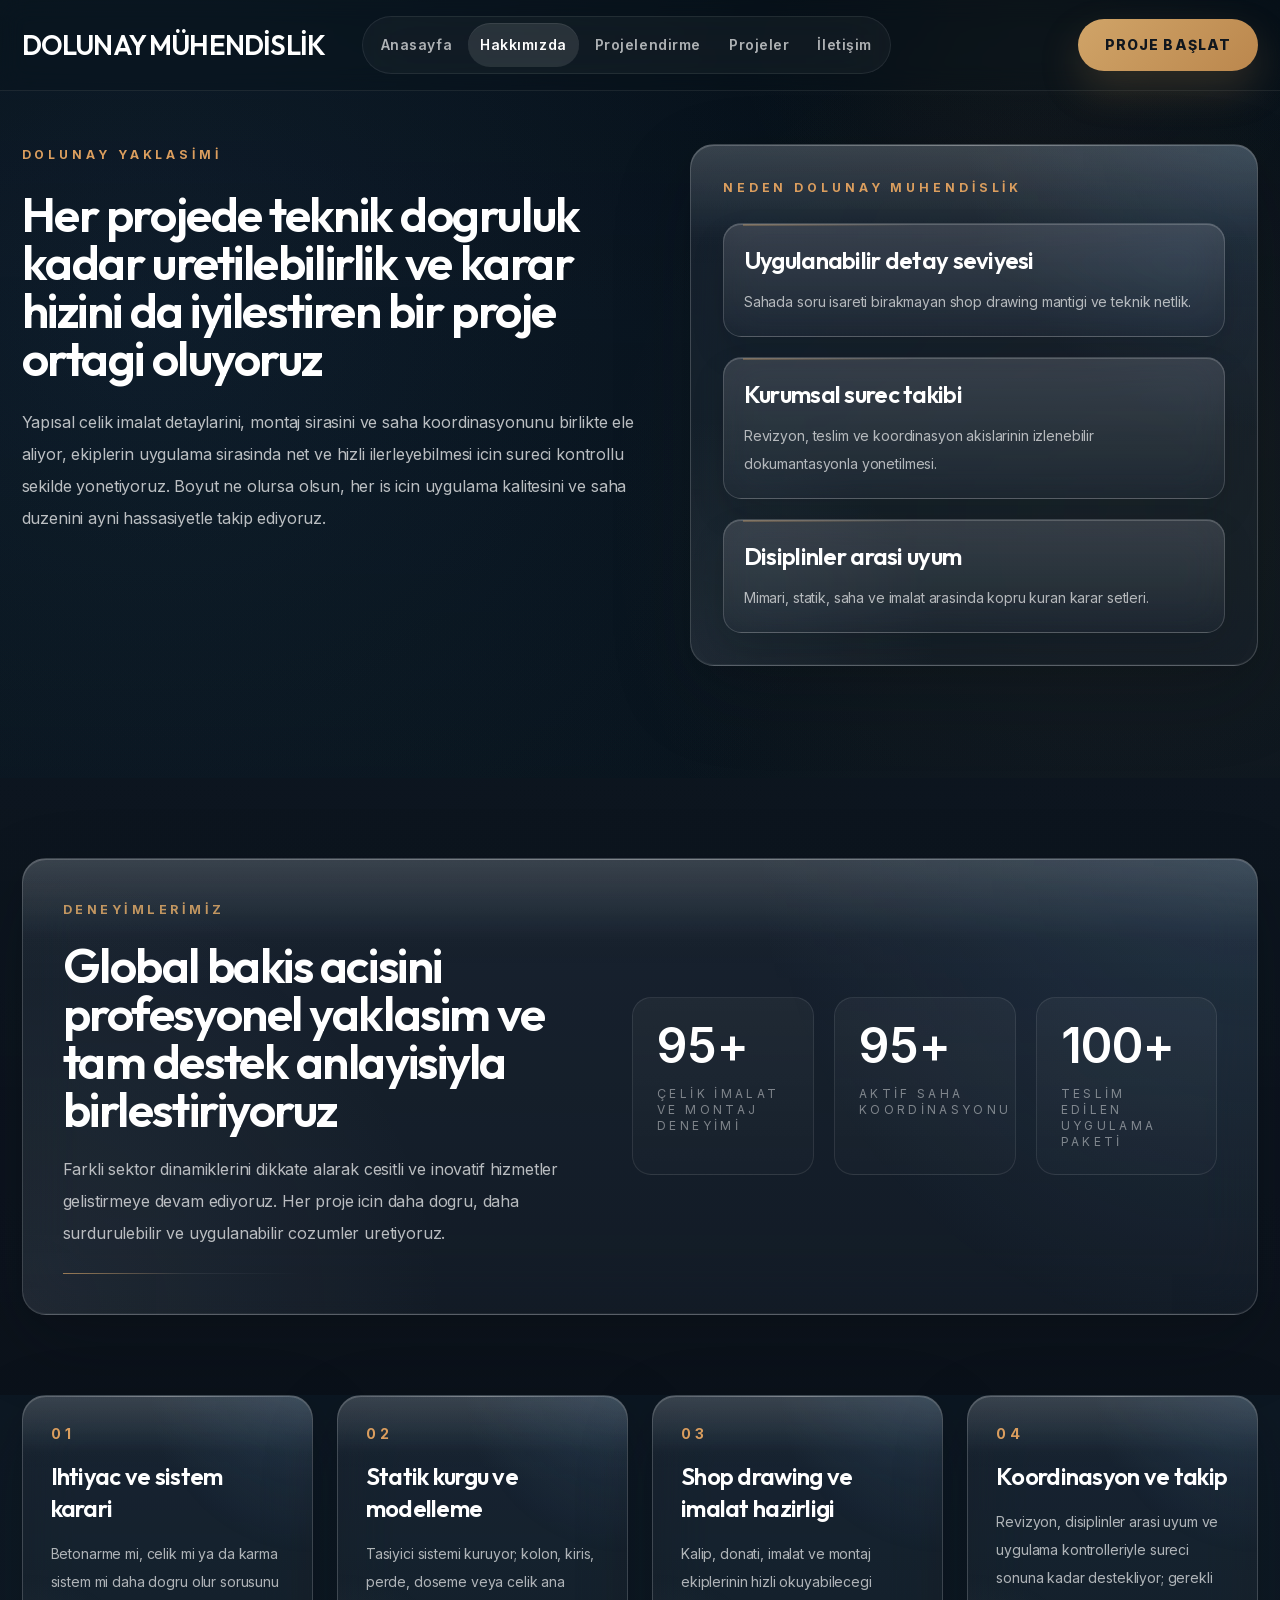
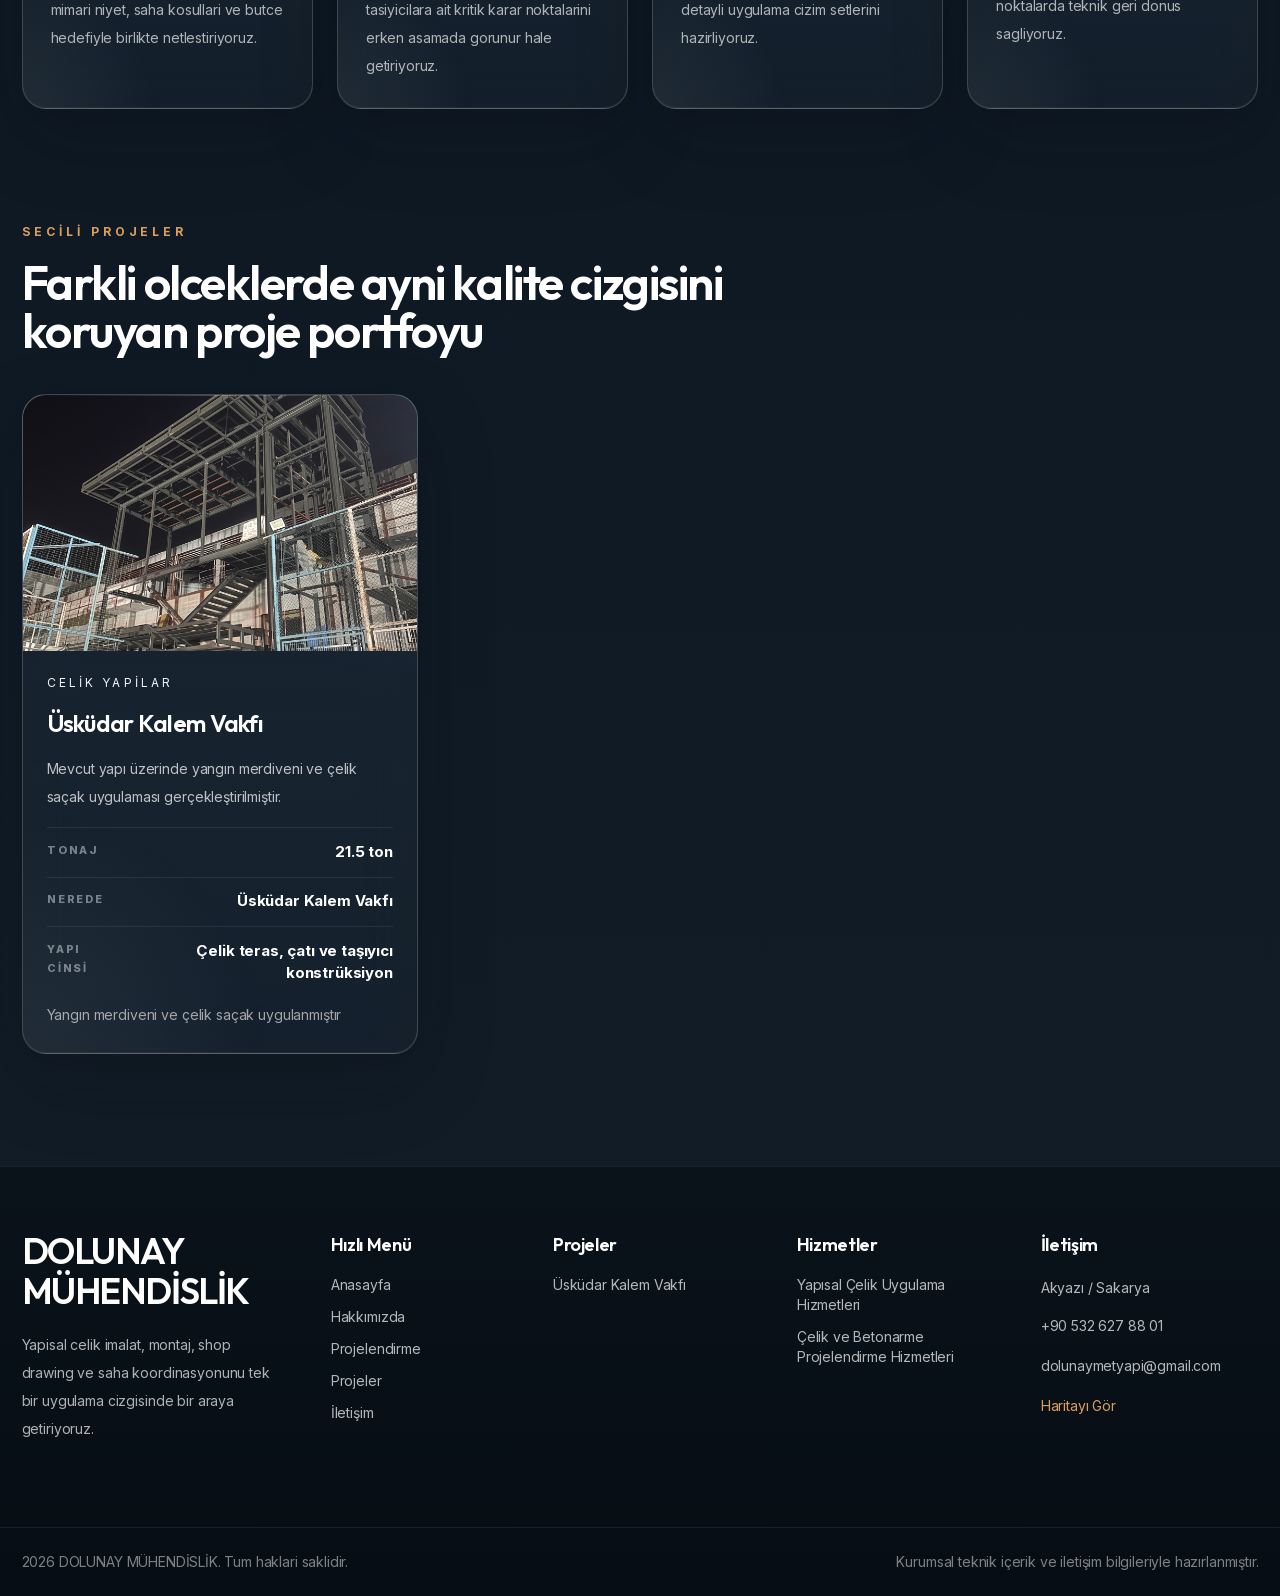
<file: hakkimizda/index.html>
<!DOCTYPE html><html lang="tr"> <head><meta charset="UTF-8"><meta name="viewport" content="width=device-width, initial-scale=1.0"><title>Hakkimizda | Dolunay Muhendislik</title><meta name="description" content="Dolunay Muhendislik'in yapisal celik imalat, montaj ve saha koordinasyonuna odaklanan uygulama yaklasimi."><meta name="generator" content="Astro v6.2.2"><link rel="canonical" href="https://dolunaymuhendislik.com/hakkimizda/"><meta property="og:type" content="website"><meta property="og:url" content="https://dolunaymuhendislik.com/hakkimizda/"><meta property="og:title" content="Hakkimizda | Dolunay Muhendislik"><meta property="og:description" content="Dolunay Muhendislik'in yapisal celik imalat, montaj ve saha koordinasyonuna odaklanan uygulama yaklasimi."><meta property="og:image" content="https://dolunaymuhendislik.com/images/hero/bg-1.jpeg"><meta name="twitter:card" content="summary_large_image"><meta name="twitter:title" content="Hakkimizda | Dolunay Muhendislik"><meta name="twitter:description" content="Dolunay Muhendislik'in yapisal celik imalat, montaj ve saha koordinasyonuna odaklanan uygulama yaklasimi."><meta name="twitter:image" content="https://dolunaymuhendislik.com/images/hero/bg-1.jpeg"><link rel="icon" type="image/png" href="/favicon.png"><link rel="preload" href="/fonts/inter-latin.woff2" as="font" type="font/woff2" crossorigin><link rel="preload" href="/fonts/inter-latin-ext.woff2" as="font" type="font/woff2" crossorigin><link rel="preload" href="/fonts/outfit-latin.woff2" as="font" type="font/woff2" crossorigin><link rel="preload" href="/fonts/outfit-latin-ext.woff2" as="font" type="font/woff2" crossorigin><link rel="stylesheet" href="/_astro/BaseLayout.RHexUWZO.css"></head> <body class="overflow-x-hidden" style="--page-bg-image: url('/images/hero/bg-1.jpeg')">  <header class="fixed inset-x-0 top-0 z-50 border-b border-white/8 bg-night-950/30 transition-all duration-300" data-site-header> <div class="site-container flex min-h-[88px] items-center justify-between gap-4 py-4 lg:grid lg:grid-cols-[minmax(280px,360px)_1fr_auto] lg:gap-5 xl:grid-cols-[minmax(320px,400px)_1fr_auto]"> <a href="/" class="group flex min-w-0 items-center lg:justify-self-start"> <div class="min-w-0"> <div class="font-display text-lg font-semibold tracking-[-0.03em] whitespace-nowrap text-white sm:text-2xl xl:text-[1.7rem]"> DOLUNAY MÜHENDİSLİK </div>  </div> </a> <nav class="hidden min-w-0 items-center justify-self-start gap-1 rounded-full border border-white/8 bg-white/4 p-1.5 backdrop-blur-xl xl:flex xl:-ml-20"> <a href="/" class="rounded-full px-3 py-3 text-sm font-semibold tracking-[0.04em] 2xl:px-4 text-white/66 hover:bg-white/6 hover:text-white"> Anasayfa </a><a href="/hakkimizda/" class="rounded-full px-3 py-3 text-sm font-semibold tracking-[0.04em] 2xl:px-4 bg-white/10 text-white shadow-[inset_0_1px_0_rgba(255,255,255,0.08)]"> Hakkımızda </a><a href="/projelendirme/" class="rounded-full px-3 py-3 text-sm font-semibold tracking-[0.04em] 2xl:px-4 text-white/66 hover:bg-white/6 hover:text-white"> Projelendirme </a><a href="/projeler/" class="rounded-full px-3 py-3 text-sm font-semibold tracking-[0.04em] 2xl:px-4 text-white/66 hover:bg-white/6 hover:text-white"> Projeler </a><a href="/iletisim/" class="rounded-full px-3 py-3 text-sm font-semibold tracking-[0.04em] 2xl:px-4 text-white/66 hover:bg-white/6 hover:text-white"> İletişim </a> </nav> <div class="hidden shrink-0 items-center gap-3 lg:flex lg:justify-self-end xl:-ml-12"> <a href="tel:+905326278801" class="hidden text-sm font-semibold whitespace-nowrap text-white/72 transition-colors hover:text-white 2xl:inline-flex"> +90 532 627 88 01 </a> <a href="/iletisim/" class="button-primary shrink-0 text-sm whitespace-nowrap">
Proje Başlat
</a> </div> <button type="button" class="cut-icon inline-flex h-12 w-12 shrink-0 items-center justify-center border border-accent-400/30 bg-accent-400/10 text-accent-300 shadow-[0_14px_30px_rgba(201,155,99,0.14)] backdrop-blur-xl lg:hidden" aria-label="Mobil menuyu ac" data-menu-toggle> <span class="space-y-1.5"> <span class="block h-0.5 w-5 bg-current"></span> <span class="block h-0.5 w-5 bg-current"></span> <span class="block h-0.5 w-5 bg-current"></span> </span> </button> </div> <div class="hidden border-t border-white/8 bg-night-950/92 backdrop-blur-xl lg:hidden" data-mobile-menu> <div class="site-container flex flex-col gap-2 py-5"> <a href="/" class="cut-frame px-4 py-3 text-sm font-semibold surface-panel text-white/72 hover:bg-white/5 hover:text-white"> Anasayfa </a><a href="/hakkimizda/" class="cut-frame px-4 py-3 text-sm font-semibold surface-panel text-white"> Hakkımızda </a><a href="/projelendirme/" class="cut-frame px-4 py-3 text-sm font-semibold surface-panel text-white/72 hover:bg-white/5 hover:text-white"> Projelendirme </a><a href="/projeler/" class="cut-frame px-4 py-3 text-sm font-semibold surface-panel text-white/72 hover:bg-white/5 hover:text-white"> Projeler </a><a href="/iletisim/" class="cut-frame px-4 py-3 text-sm font-semibold surface-panel text-white/72 hover:bg-white/5 hover:text-white"> İletişim </a> <a href="tel:+905326278801" class="mt-2 text-sm font-semibold text-accent-400"> +90 532 627 88 01 </a> <a href="/iletisim/" class="button-primary mt-2 w-full text-sm">
Proje Başlat
</a> </div> </div> </header> <script type="module">const e=document.querySelector("[data-site-header]"),o=document.querySelector("[data-menu-toggle]"),r=document.querySelector("[data-mobile-menu]"),n=()=>{if(!(e instanceof HTMLElement))return;const t=window.scrollY>16;e.style.backdropFilter=t?"blur(18px)":"blur(12px)",e.style.background=t?"rgba(7,17,26,0.88)":"rgba(7,17,26,0.3)",e.style.boxShadow=t?"0 20px 36px rgba(0,0,0,0.16)":"none"};n();window.addEventListener("scroll",n,{passive:!0});o?.addEventListener("click",()=>{r?.classList.toggle("hidden")});</script> <main>  <section class="pt-28 pb-20 md:pt-36 md:pb-28"> <div class="site-container grid gap-10 lg:grid-cols-[1.05fr_0.95fr]"> <div class="space-y-6"> <div class="section-kicker">Dolunay Yaklasimi</div> <h2 class="max-w-3xl text-4xl font-semibold text-white md:text-5xl">
Her projede teknik dogruluk kadar uretilebilirlik ve karar hizini da iyilestiren bir proje ortagi oluyoruz
</h2> <p class="max-w-2xl text-base leading-8 text-white/72">
Yapısal celik imalat detaylarini, montaj sirasini ve saha koordinasyonunu birlikte ele aliyor,
          ekiplerin uygulama sirasinda net ve hizli ilerleyebilmesi icin sureci kontrollu sekilde yonetiyoruz.
          Boyut ne olursa olsun, her is icin uygulama kalitesini ve saha duzenini ayni hassasiyetle takip ediyoruz.
</p> </div> <div class="surface-card p-8"> <div class="section-kicker">Neden Dolunay Muhendislik</div> <div class="mt-6 space-y-5"> <div class="surface-panel p-5"> <h3 class="text-2xl font-semibold text-white">Uygulanabilir detay seviyesi</h3> <p class="mt-3 text-sm leading-7 text-white/66">
Sahada soru isareti birakmayan shop drawing mantigi ve teknik netlik.
</p> </div> <div class="surface-panel p-5"> <h3 class="text-2xl font-semibold text-white">Kurumsal surec takibi</h3> <p class="mt-3 text-sm leading-7 text-white/66">
Revizyon, teslim ve koordinasyon akislarinin izlenebilir dokumantasyonla yonetilmesi.
</p> </div> <div class="surface-panel p-5"> <h3 class="text-2xl font-semibold text-white">Disiplinler arasi uyum</h3> <p class="mt-3 text-sm leading-7 text-white/66">
Mimari, statik, saha ve imalat arasinda kopru kuran karar setleri.
</p> </div> </div> </div> </div> </section> <section class="home-section home-section-muted"> <div class="site-container"> <div class="surface-card grid gap-10 overflow-hidden p-8 md:p-10 xl:grid-cols-[0.95fr_1.05fr] xl:items-center"> <div class="max-w-2xl"> <div class="eyebrow-label">Deneyimlerimiz</div> <h2 class="mt-5 text-4xl font-semibold text-white md:text-5xl">
Global bakis acisini profesyonel yaklasim ve tam destek anlayisiyla birlestiriyoruz
</h2> <p class="mt-5 text-base leading-8 text-white/70">
Farkli sektor dinamiklerini dikkate alarak cesitli ve inovatif hizmetler gelistirmeye devam ediyoruz.
          Her proje icin daha dogru, daha surdurulebilir ve uygulanabilir cozumler uretiyoruz.
</p> <div class="home-divider"></div> </div> <div class="grid gap-5 md:grid-cols-3"> <div class="stat-card"> <div class="text-4xl font-semibold text-white md:text-5xl"> <span data-counter="95">0</span>+ </div> <div class="mt-4 text-xs uppercase tracking-[0.28em] text-white/44">Çelik imalat ve montaj deneyimi</div> </div><div class="stat-card"> <div class="text-4xl font-semibold text-white md:text-5xl"> <span data-counter="95">0</span>+ </div> <div class="mt-4 text-xs uppercase tracking-[0.28em] text-white/44">Aktif saha koordinasyonu</div> </div><div class="stat-card"> <div class="text-4xl font-semibold text-white md:text-5xl"> <span data-counter="100">0</span>+ </div> <div class="mt-4 text-xs uppercase tracking-[0.28em] text-white/44">Teslim edilen uygulama paketi</div> </div> </div> </div> </div> </section> <script type="module">const i=document.querySelectorAll("[data-counter]");let e;const m=t=>{if(!t.isIntersecting)return;const n=Number(t.target.getAttribute("data-counter")),a=1400,s=performance.now(),r=c=>{const o=Math.min((c-s)/a,1),u=1-Math.pow(1-o,3);t.target.textContent=Math.round(n*u).toString(),o<1&&requestAnimationFrame(r)};requestAnimationFrame(r),e.unobserve(t.target)};e=new IntersectionObserver(t=>t.forEach(m),{threshold:.55});i.forEach(t=>e.observe(t));</script> <section class="pb-20 md:pb-28"> <div class="site-container"> <div class="grid gap-6 lg:grid-cols-4"> <article class="surface-card surface-card-interactive p-7"> <div class="text-sm font-bold tracking-[0.3em] text-accent-400">01</div> <h3 class="mt-4 text-2xl font-semibold text-white">Ihtiyac ve sistem karari</h3> <p class="mt-4 text-sm leading-7 text-white/66">Betonarme mi, celik mi ya da karma sistem mi daha dogru olur sorusunu mimari niyet, saha kosullari ve butce hedefiyle birlikte netlestiriyoruz.</p> </article><article class="surface-card surface-card-interactive p-7"> <div class="text-sm font-bold tracking-[0.3em] text-accent-400">02</div> <h3 class="mt-4 text-2xl font-semibold text-white">Statik kurgu ve modelleme</h3> <p class="mt-4 text-sm leading-7 text-white/66">Tasiyici sistemi kuruyor; kolon, kiris, perde, doseme veya celik ana tasiyicilara ait kritik karar noktalarini erken asamada gorunur hale getiriyoruz.</p> </article><article class="surface-card surface-card-interactive p-7"> <div class="text-sm font-bold tracking-[0.3em] text-accent-400">03</div> <h3 class="mt-4 text-2xl font-semibold text-white">Shop drawing ve imalat hazirligi</h3> <p class="mt-4 text-sm leading-7 text-white/66">Kalip, donati, imalat ve montaj ekiplerinin hizli okuyabilecegi detayli uygulama cizim setlerini hazirliyoruz.</p> </article><article class="surface-card surface-card-interactive p-7"> <div class="text-sm font-bold tracking-[0.3em] text-accent-400">04</div> <h3 class="mt-4 text-2xl font-semibold text-white">Koordinasyon ve takip</h3> <p class="mt-4 text-sm leading-7 text-white/66">Revizyon, disiplinler arasi uyum ve uygulama kontrolleriyle sureci sonuna kadar destekliyor; gerekli noktalarda teknik geri donus sagliyoruz.</p> </article> </div> </div> </section> <section class="pb-20 md:pb-28"> <div class="site-container space-y-10"> <div class="flex items-end justify-between gap-6"> <div> <div class="section-kicker">Secili Projeler</div> <h2 class="mt-4 max-w-3xl text-4xl font-semibold text-white md:text-5xl">
Farkli olceklerde ayni kalite cizgisini koruyan proje portfoyu
</h2> </div> </div> <div class="grid gap-6 md:grid-cols-2 xl:grid-cols-3"> <a href="/projeler/celik-teras-ve-cati-konstruksiyonu/" class="surface-card surface-card-interactive overflow-hidden"> <img src="/uploads/6ee9dacd2cb63fab909ced908afcc8aa.jpg" sizes="(max-width: 768px) 100vw, (max-width: 1280px) 50vw, 33vw" alt="Üsküdar Kalem Vakfı" class="h-64 w-full object-cover" loading="lazy" decoding="async" fetchpriority="low"> <div class="space-y-4 p-6"> <div class="text-xs uppercase tracking-[0.26em] text-accent-300">Celik Yapilar</div> <h3 class="text-2xl font-semibold text-white">Üsküdar Kalem Vakfı</h3> <p class="text-sm leading-7 text-white/72">Mevcut yapı üzerinde yangın merdiveni ve çelik saçak uygulaması gerçekleştirilmiştir.</p> <div class="project-card-meta-grid"> <div class="project-card-meta-item"> <span>Tonaj</span> <strong>21.5 ton</strong> </div><div class="project-card-meta-item"> <span>Nerede</span> <strong>Üsküdar Kalem Vakfı</strong> </div><div class="project-card-meta-item"> <span>Yapı Cinsi</span> <strong>Çelik teras, çatı ve taşıyıcı konstrüksiyon</strong> </div> </div> <p class="text-sm leading-7 text-white/60">Yangın merdiveni ve çelik saçak uygulanmıştır</p> </div> </a> </div> </div> </section>  </main> <footer class="border-t border-white/8 bg-[linear-gradient(180deg,rgba(8,15,22,0.72),rgba(6,13,20,0.98))]"> <div class="site-container grid gap-12 py-16 lg:grid-cols-[1.2fr_0.8fr_0.9fr_0.9fr_1fr]"> <div class="space-y-5"> <div class="font-display text-4xl font-semibold tracking-[-0.04em] text-white">DOLUNAY MÜHENDİSLİK</div> <p class="max-w-md text-sm leading-7 text-white/68">
Yapisal celik imalat, montaj, shop drawing ve saha koordinasyonunu tek bir uygulama cizgisinde bir araya getiriyoruz.
</p> <div class="flex flex-wrap gap-3 text-sm text-white/62">  </div> </div> <div> <h3 class="mb-4 font-display text-lg font-semibold tracking-[-0.02em] text-white">Hızlı Menü</h3> <div class="space-y-3 text-sm text-white/70"> <a href="/" class="block hover:text-white"> Anasayfa </a><a href="/hakkimizda/" class="block hover:text-white"> Hakkımızda </a><a href="/projelendirme/" class="block hover:text-white"> Projelendirme </a><a href="/projeler/" class="block hover:text-white"> Projeler </a><a href="/iletisim/" class="block hover:text-white"> İletişim </a> </div> </div> <div> <h3 class="mb-4 font-display text-lg font-semibold tracking-[-0.02em] text-white">Projeler</h3> <div class="space-y-3 text-sm text-white/70"> <a href="/projeler/celik-teras-ve-cati-konstruksiyonu/" class="block hover:text-white"> Üsküdar Kalem Vakfı </a> </div> </div> <div> <h3 class="mb-4 font-display text-lg font-semibold tracking-[-0.02em] text-white">Hizmetler</h3> <div class="space-y-3 text-sm text-white/70"> <a href="/hizmetler/yapisal-celik-uygulama-hizmetleri/" class="block hover:text-white"> Yapısal Çelik Uygulama Hizmetleri </a><a href="/hizmetler/celik-ve-betonarme-projelendirme-hizmetleri/" class="block hover:text-white"> Çelik ve Betonarme Projelendirme Hizmetleri </a> </div> </div> <div> <h3 class="mb-4 font-display text-lg font-semibold tracking-[-0.02em] text-white">İletişim</h3> <div class="space-y-3 text-sm leading-7 text-white/70"> <p>Akyazı / Sakarya</p> <a href="tel:+905326278801" class="block hover:text-white"> +90 532 627 88 01 </a> <a href="mailto:dolunaymetyapi@gmail.com" class="block hover:text-white"> dolunaymetyapi@gmail.com </a> <a href="https://maps.apple/p/KDn00WpYX~8wtS" target="_blank" rel="noreferrer" class="inline-flex text-accent-400 hover:text-accent-300">
Haritayı Gör
</a> </div> </div> </div> <div class="border-t border-white/8"> <div class="site-container flex flex-col gap-3 py-6 text-sm text-white/48 md:flex-row md:items-center md:justify-between"> <div>2026 DOLUNAY MÜHENDİSLİK. Tum haklari saklidir.</div> <div>Kurumsal teknik içerik ve iletişim bilgileriyle hazırlanmıştır.</div> </div> </div> </footer>  <script type="module">const i=window.matchMedia("(prefers-reduced-motion: reduce)").matches;i||document.querySelectorAll("[data-tilt]").forEach(r=>{const e=r;if(!(e instanceof HTMLElement))return;const n=()=>{e.style.transform=""};e.addEventListener("mousemove",o=>{const t=e.getBoundingClientRect(),s=(o.clientX-t.left)/t.width,c=(o.clientY-t.top)/t.height,d=(s-.5)*12,a=(.5-c)*10;e.style.transform=`perspective(1600px) rotateX(${a}deg) rotateY(${d}deg) translateY(-4px)`}),e.addEventListener("mouseleave",n),e.addEventListener("blur",n)});</script> </body> </html>
</file>
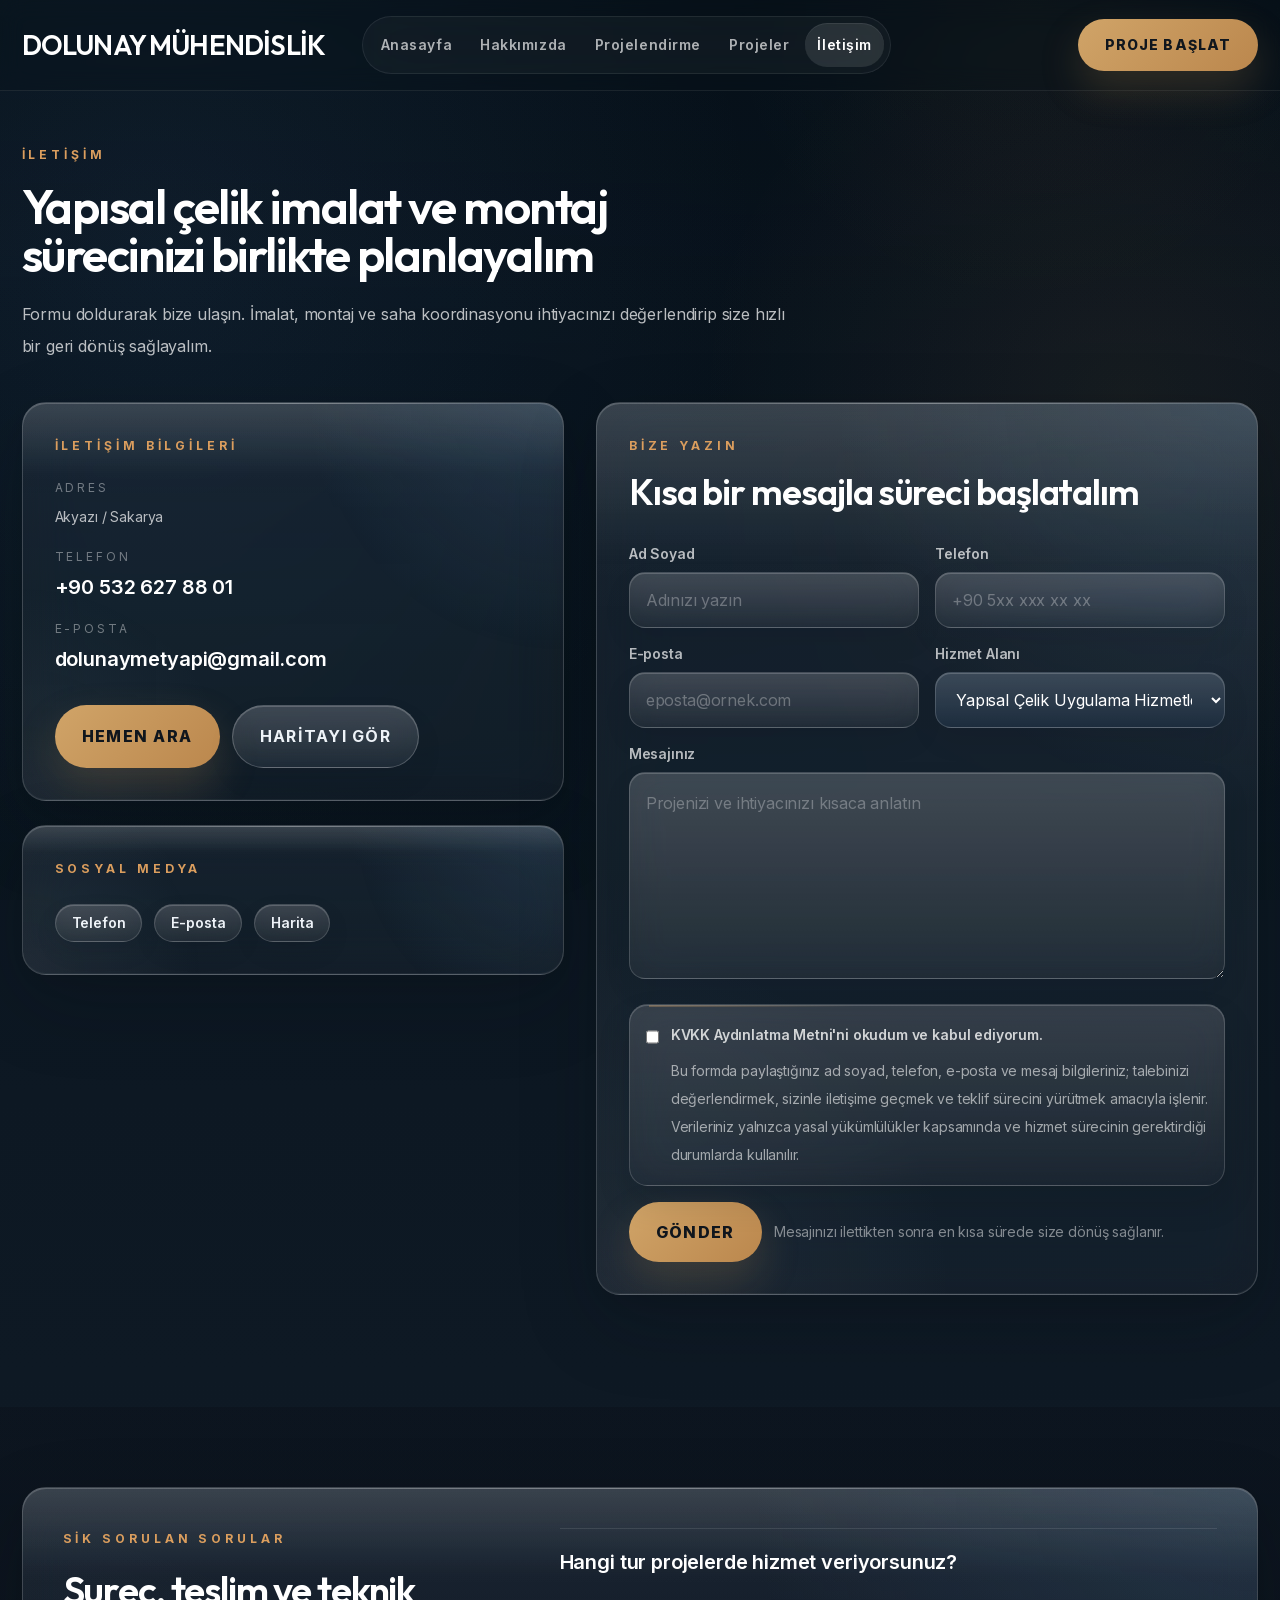
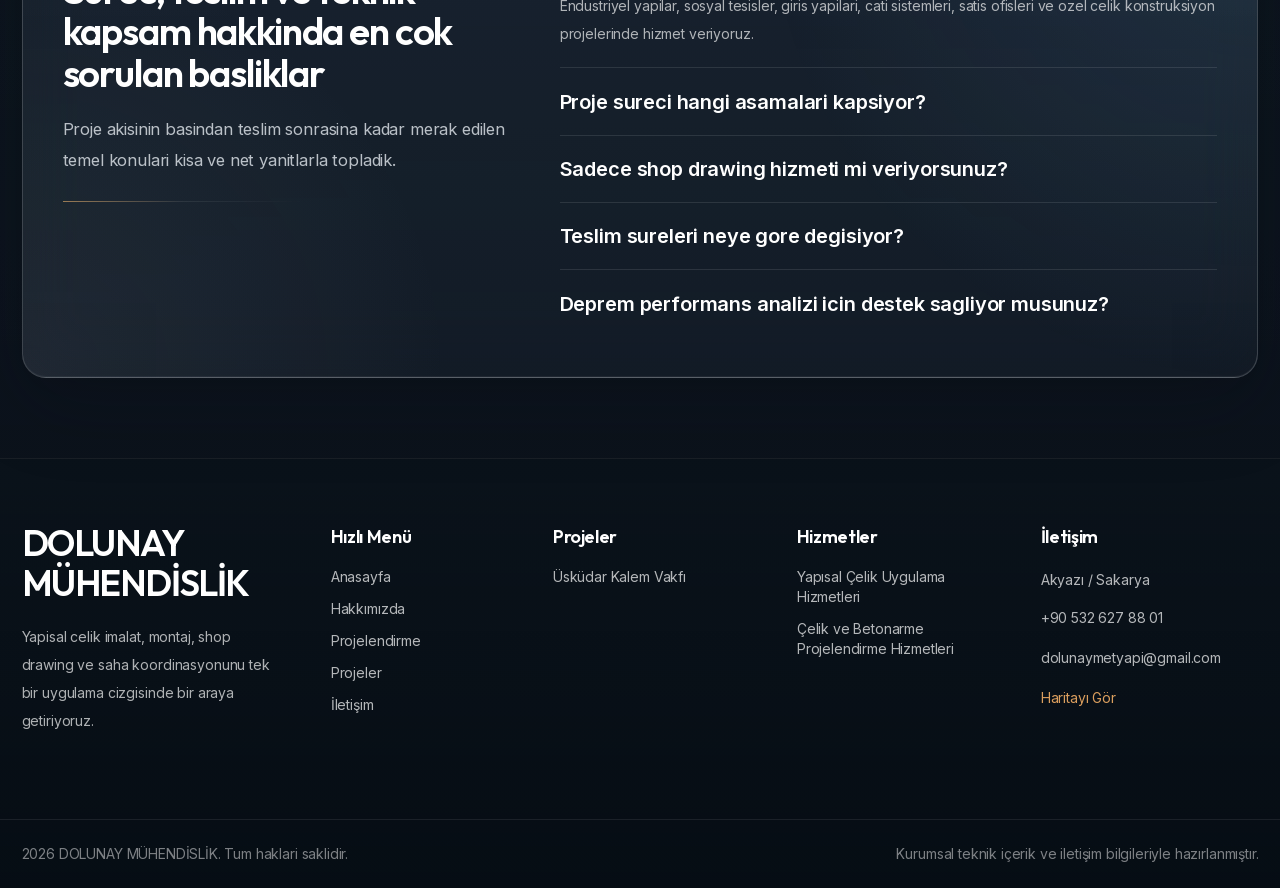
<file: iletisim/index.html>
<!DOCTYPE html><html lang="tr"> <head><meta charset="UTF-8"><meta name="viewport" content="width=device-width, initial-scale=1.0"><title>İletişim | Dolunay Mühendislik</title><meta name="description" content="Dolunay Mühendislik ile iletişime geçin: yapısal çelik imalat, montaj ve saha koordinasyon süreçleri için teklif alın."><meta name="generator" content="Astro v6.2.2"><link rel="canonical" href="https://dolunaymuhendislik.com/iletisim/"><meta property="og:type" content="website"><meta property="og:url" content="https://dolunaymuhendislik.com/iletisim/"><meta property="og:title" content="İletişim | Dolunay Mühendislik"><meta property="og:description" content="Dolunay Mühendislik ile iletişime geçin: yapısal çelik imalat, montaj ve saha koordinasyon süreçleri için teklif alın."><meta property="og:image" content="https://dolunaymuhendislik.com/images/hero/bg-1.jpeg"><meta name="twitter:card" content="summary_large_image"><meta name="twitter:title" content="İletişim | Dolunay Mühendislik"><meta name="twitter:description" content="Dolunay Mühendislik ile iletişime geçin: yapısal çelik imalat, montaj ve saha koordinasyon süreçleri için teklif alın."><meta name="twitter:image" content="https://dolunaymuhendislik.com/images/hero/bg-1.jpeg"><link rel="icon" type="image/png" href="/favicon.png"><link rel="preload" href="/fonts/inter-latin.woff2" as="font" type="font/woff2" crossorigin><link rel="preload" href="/fonts/inter-latin-ext.woff2" as="font" type="font/woff2" crossorigin><link rel="preload" href="/fonts/outfit-latin.woff2" as="font" type="font/woff2" crossorigin><link rel="preload" href="/fonts/outfit-latin-ext.woff2" as="font" type="font/woff2" crossorigin><link rel="stylesheet" href="/_astro/BaseLayout.RHexUWZO.css"></head> <body class="overflow-x-hidden" style="--page-bg-image: url('/images/hero/bg-1.jpeg')">  <header class="fixed inset-x-0 top-0 z-50 border-b border-white/8 bg-night-950/30 transition-all duration-300" data-site-header> <div class="site-container flex min-h-[88px] items-center justify-between gap-4 py-4 lg:grid lg:grid-cols-[minmax(280px,360px)_1fr_auto] lg:gap-5 xl:grid-cols-[minmax(320px,400px)_1fr_auto]"> <a href="/" class="group flex min-w-0 items-center lg:justify-self-start"> <div class="min-w-0"> <div class="font-display text-lg font-semibold tracking-[-0.03em] whitespace-nowrap text-white sm:text-2xl xl:text-[1.7rem]"> DOLUNAY MÜHENDİSLİK </div>  </div> </a> <nav class="hidden min-w-0 items-center justify-self-start gap-1 rounded-full border border-white/8 bg-white/4 p-1.5 backdrop-blur-xl xl:flex xl:-ml-20"> <a href="/" class="rounded-full px-3 py-3 text-sm font-semibold tracking-[0.04em] 2xl:px-4 text-white/66 hover:bg-white/6 hover:text-white"> Anasayfa </a><a href="/hakkimizda/" class="rounded-full px-3 py-3 text-sm font-semibold tracking-[0.04em] 2xl:px-4 text-white/66 hover:bg-white/6 hover:text-white"> Hakkımızda </a><a href="/projelendirme/" class="rounded-full px-3 py-3 text-sm font-semibold tracking-[0.04em] 2xl:px-4 text-white/66 hover:bg-white/6 hover:text-white"> Projelendirme </a><a href="/projeler/" class="rounded-full px-3 py-3 text-sm font-semibold tracking-[0.04em] 2xl:px-4 text-white/66 hover:bg-white/6 hover:text-white"> Projeler </a><a href="/iletisim/" class="rounded-full px-3 py-3 text-sm font-semibold tracking-[0.04em] 2xl:px-4 bg-white/10 text-white shadow-[inset_0_1px_0_rgba(255,255,255,0.08)]"> İletişim </a> </nav> <div class="hidden shrink-0 items-center gap-3 lg:flex lg:justify-self-end xl:-ml-12"> <a href="tel:+905326278801" class="hidden text-sm font-semibold whitespace-nowrap text-white/72 transition-colors hover:text-white 2xl:inline-flex"> +90 532 627 88 01 </a> <a href="/iletisim/" class="button-primary shrink-0 text-sm whitespace-nowrap">
Proje Başlat
</a> </div> <button type="button" class="cut-icon inline-flex h-12 w-12 shrink-0 items-center justify-center border border-accent-400/30 bg-accent-400/10 text-accent-300 shadow-[0_14px_30px_rgba(201,155,99,0.14)] backdrop-blur-xl lg:hidden" aria-label="Mobil menuyu ac" data-menu-toggle> <span class="space-y-1.5"> <span class="block h-0.5 w-5 bg-current"></span> <span class="block h-0.5 w-5 bg-current"></span> <span class="block h-0.5 w-5 bg-current"></span> </span> </button> </div> <div class="hidden border-t border-white/8 bg-night-950/92 backdrop-blur-xl lg:hidden" data-mobile-menu> <div class="site-container flex flex-col gap-2 py-5"> <a href="/" class="cut-frame px-4 py-3 text-sm font-semibold surface-panel text-white/72 hover:bg-white/5 hover:text-white"> Anasayfa </a><a href="/hakkimizda/" class="cut-frame px-4 py-3 text-sm font-semibold surface-panel text-white/72 hover:bg-white/5 hover:text-white"> Hakkımızda </a><a href="/projelendirme/" class="cut-frame px-4 py-3 text-sm font-semibold surface-panel text-white/72 hover:bg-white/5 hover:text-white"> Projelendirme </a><a href="/projeler/" class="cut-frame px-4 py-3 text-sm font-semibold surface-panel text-white/72 hover:bg-white/5 hover:text-white"> Projeler </a><a href="/iletisim/" class="cut-frame px-4 py-3 text-sm font-semibold surface-panel text-white"> İletişim </a> <a href="tel:+905326278801" class="mt-2 text-sm font-semibold text-accent-400"> +90 532 627 88 01 </a> <a href="/iletisim/" class="button-primary mt-2 w-full text-sm">
Proje Başlat
</a> </div> </div> </header> <script type="module">const e=document.querySelector("[data-site-header]"),o=document.querySelector("[data-menu-toggle]"),r=document.querySelector("[data-mobile-menu]"),n=()=>{if(!(e instanceof HTMLElement))return;const t=window.scrollY>16;e.style.backdropFilter=t?"blur(18px)":"blur(12px)",e.style.background=t?"rgba(7,17,26,0.88)":"rgba(7,17,26,0.3)",e.style.boxShadow=t?"0 20px 36px rgba(0,0,0,0.16)":"none"};n();window.addEventListener("scroll",n,{passive:!0});o?.addEventListener("click",()=>{r?.classList.toggle("hidden")});</script> <main>  <section class="pt-28 pb-20 md:pt-36 md:pb-28"> <div class="site-container space-y-10"> <div class="max-w-3xl"> <div class="section-kicker">İletişim</div> <h1 class="mt-4 text-4xl font-semibold text-white md:text-5xl">
Yapısal çelik imalat ve montaj sürecinizi birlikte planlayalım
</h1> <p class="mt-5 text-base leading-8 text-white/72">
Formu doldurarak bize ulaşın. İmalat, montaj ve saha koordinasyonu ihtiyacınızı değerlendirip size hızlı bir geri dönüş sağlayalım.
</p> </div> <div class="grid gap-8 lg:grid-cols-[0.9fr_1.1fr]"> <div class="flex h-full flex-col gap-6"> <div class="surface-card p-8"> <div class="section-kicker">İletişim Bilgileri</div> <div class="mt-6 space-y-5 text-sm leading-7 text-white/70"> <div> <div class="text-xs uppercase tracking-[0.24em] text-white/40">Adres</div> <p class="mt-2">Akyazı / Sakarya</p> </div> <div> <div class="text-xs uppercase tracking-[0.24em] text-white/40">Telefon</div> <a href="tel:+905326278801" class="mt-2 block text-xl font-semibold text-white hover:text-accent-300"> +90 532 627 88 01 </a> </div> <div> <div class="text-xs uppercase tracking-[0.24em] text-white/40">E-posta</div> <a href="mailto:dolunaymetyapi@gmail.com" class="mt-2 block text-xl font-semibold text-white hover:text-accent-300"> dolunaymetyapi@gmail.com </a> </div> </div> <div class="mt-8 flex flex-wrap gap-3"> <a href="tel:+905326278801" class="button-primary">
Hemen Ara
</a> <a href="https://maps.apple/p/KDn00WpYX~8wtS" target="_blank" rel="noreferrer" class="button-secondary">
Haritayı Gör
</a> </div> </div> <div class="surface-card p-8"> <div class="section-kicker">Sosyal Medya</div> <div class="mt-6 flex flex-wrap gap-3">  <a href="tel:+905326278801" class="surface-chip cut-badge px-4 py-2 text-sm font-semibold text-accent-300 hover:text-white">
Telefon
</a> <a href="mailto:dolunaymetyapi@gmail.com" class="surface-chip cut-badge px-4 py-2 text-sm font-semibold text-accent-300 hover:text-white">
E-posta
</a> <a href="https://maps.apple/p/KDn00WpYX~8wtS" target="_blank" rel="noreferrer" class="surface-chip cut-badge px-4 py-2 text-sm font-semibold text-accent-300 hover:text-white">
Harita
</a>  </div> </div> </div> <div class="surface-card h-full p-8"> <div class="mb-8"> <div class="section-kicker">Bize Yazın</div> <h2 class="mt-4 text-4xl font-semibold text-white">Kısa bir mesajla süreci başlatalım</h2> </div> <form id="contact-form" class="space-y-4" data-contact-form action="/contact-submit.php" method="post"> <div class="grid gap-4 md:grid-cols-2"> <label class="block"> <span class="mb-2 block text-sm font-semibold text-white/70">Ad Soyad</span> <input name="name" required minlength="2" maxlength="120" autocomplete="name" class="form-shell h-14 w-full px-4 text-white outline-none placeholder:text-white/30" placeholder="Adınızı yazın"> </label> <label class="block"> <span class="mb-2 block text-sm font-semibold text-white/70">Telefon</span> <input type="tel" name="phone" required inputmode="tel" autocomplete="tel" minlength="10" pattern="[0-9+()\-\s]{10,20}" class="form-shell h-14 w-full px-4 text-white outline-none placeholder:text-white/30" placeholder="+90 5xx xxx xx xx" title="Lütfen geçerli bir telefon numarası girin."> </label> </div> <div class="grid gap-4 md:grid-cols-2"> <label class="block"> <span class="mb-2 block text-sm font-semibold text-white/70">E-posta</span> <input type="email" name="email" required maxlength="190" autocomplete="email" class="form-shell h-14 w-full px-4 text-white outline-none placeholder:text-white/30" placeholder="eposta@ornek.com"> </label> <label class="block"> <span class="mb-2 block text-sm font-semibold text-white/70">Hizmet Alanı</span> <select name="service" class="form-shell h-14 w-full bg-night-900 px-4 text-white outline-none"> <option>Yapısal Çelik Uygulama Hizmetleri</option><option>Çelik ve Betonarme Projelendirme Hizmetleri</option> </select> </label> </div> <label class="block"> <span class="mb-2 block text-sm font-semibold text-white/70">Mesajınız</span> <textarea name="message" rows="6" required minlength="10" maxlength="3000" class="form-shell w-full px-4 py-4 text-white outline-none placeholder:text-white/30" placeholder="Projenizi ve ihtiyacınızı kısaca anlatın"></textarea> </label> <label class="surface-panel flex items-start gap-3 p-4 text-sm leading-7 text-white/66"> <input type="checkbox" name="consent" required class="mt-2 h-4 w-4 rounded border-white/20 bg-transparent accent-accent-400"> <span> <span class="block font-semibold text-white/78">KVKK Aydınlatma Metni'ni okudum ve kabul ediyorum.</span> <span class="mt-2 block text-white/58">
Bu formda paylaştığınız ad soyad, telefon, e-posta ve mesaj bilgileriniz; talebinizi değerlendirmek, sizinle
        iletişime geçmek ve teklif sürecini yürütmek amacıyla işlenir. Verileriniz yalnızca yasal yükümlülükler
        kapsamında ve hizmet sürecinin gerektirdiği durumlarda kullanılır.
</span> </span> </label> <input type="text" name="website" class="hidden" tabindex="-1" autocomplete="off"> <input type="hidden" name="response_mode" value="json"> <div class="flex flex-col gap-3 sm:flex-row sm:items-center"> <button type="submit" class="button-primary" data-contact-submit>Gönder</button> <p class="text-sm text-white/48" data-contact-form-message aria-live="polite"> Mesajınızı ilettikten sonra en kısa sürede size dönüş sağlanır. </p> </div> </form> <script type="module">document.querySelectorAll("[data-contact-form]").forEach(i=>{const t=i.querySelector("[data-contact-form-message]"),o=i.querySelector('input[name="phone"]'),a=i.querySelector("[data-contact-submit]"),d=s=>s.replace(/[^\d+\s()-]/g,"").replace(/\s{2,}/g," ").trim();o instanceof HTMLInputElement&&o.addEventListener("input",()=>{o.value=d(o.value)}),i.addEventListener("submit",async s=>{const r=s.currentTarget;if(!(r instanceof HTMLFormElement)||!r.reportValidity()){s.preventDefault();return}s.preventDefault(),a instanceof HTMLButtonElement&&(a.disabled=!0,a.textContent="Gönderiliyor..."),t instanceof HTMLElement&&(t.className="text-sm text-white/48",t.textContent="Mesajınız gönderiliyor...");try{const n=await fetch(r.action,{method:"POST",body:new FormData(r),headers:{Accept:"application/json","X-Requested-With":"XMLHttpRequest"},credentials:"same-origin"}),l=await n.text();let e=null;if(l.trim()!=="")try{e=JSON.parse(l)}catch{e=null}if(!e){const c=(n.redirected?new URL(n.url):null)?.searchParams.get("contact_status");c==="success"?e={ok:!0,message:"Mesajınız alındı. Kapsamı inceleyip size dönüş sağlayacağız."}:c==="error"?e={ok:!1,message:"Mesaj gönderilemedi. Lütfen bilgilerinizi kontrol ederek tekrar deneyin."}:n.ok&&l.trim()===""?e={ok:!0,message:"Mesajınız alındı. Kapsamı inceleyip size dönüş sağlayacağız."}:e={ok:!1,message:"Mesaj gönderilemedi. Lütfen daha sonra tekrar deneyin."}}if(!n.ok||!e.ok)throw new Error(e.message||"Mesaj gönderilemedi.");r.reset(),t instanceof HTMLElement&&(t.className="text-sm text-accent-300",t.textContent=e.message||"Mesajınız alındı.")}catch(n){t instanceof HTMLElement&&(t.className="text-sm text-amber-300",t.textContent=n instanceof Error?n.message:"Mesaj gönderilemedi.")}finally{a instanceof HTMLButtonElement&&(a.disabled=!1,a.textContent="Gönder")}})});</script> </div> </div> </div> </section> <section id="sss" class="home-section home-section-muted"> <div class="site-container"> <div class="surface-card p-8 md:p-10"> <div class="home-grid lg:grid-cols-[0.82fr_1.18fr] lg:items-start"> <div class="max-w-xl"> <div class="space-y-5"> <div class="section-kicker">Sik Sorulan Sorular</div> <h2 class="section-title max-w-4xl font-semibold text-white">Surec, teslim ve teknik kapsam hakkinda en cok sorulan basliklar</h2> <p class="section-copy max-w-2xl">Proje akisinin basindan teslim sonrasina kadar merak edilen temel konulari kisa ve net yanitlarla topladik.</p> </div> <div class="home-divider"></div> </div> <div> <details class="faq-item" open> <summary class="cursor-pointer list-none pr-8 text-xl font-semibold text-white marker:content-none"> Hangi tur projelerde hizmet veriyorsunuz? </summary> <p class="mt-4 max-w-2xl text-sm leading-7 text-white/66">Endustriyel yapilar, sosyal tesisler, giris yapilari, cati sistemleri, satis ofisleri ve ozel celik konstruksiyon projelerinde hizmet veriyoruz.</p> </details><details class="faq-item"> <summary class="cursor-pointer list-none pr-8 text-xl font-semibold text-white marker:content-none"> Proje sureci hangi asamalari kapsiyor? </summary> <p class="mt-4 max-w-2xl text-sm leading-7 text-white/66">Ihtiyac analizi, shop drawing, imalat koordinasyonu, saha planlamasi, montaj destegi ve supervizorluk adimlarini kapsayan bir surec yurutuyoruz.</p> </details><details class="faq-item"> <summary class="cursor-pointer list-none pr-8 text-xl font-semibold text-white marker:content-none"> Sadece shop drawing hizmeti mi veriyorsunuz? </summary> <p class="mt-4 max-w-2xl text-sm leading-7 text-white/66">Hayir. Shop drawinge ek olarak imalat hazirligi, montaj koordinasyonu, saha takibi ve teknik danismanlik alanlarinda da destek sunuyoruz.</p> </details><details class="faq-item"> <summary class="cursor-pointer list-none pr-8 text-xl font-semibold text-white marker:content-none"> Teslim sureleri neye gore degisiyor? </summary> <p class="mt-4 max-w-2xl text-sm leading-7 text-white/66">Yapi olcegi, disiplinler arasi koordinasyon seviyesi, revizyon dongusu ve istenen teslim paketinin kapsamı sureyi belirler. Ilk gorusmede net takvim olusturuyoruz.</p> </details><details class="faq-item"> <summary class="cursor-pointer list-none pr-8 text-xl font-semibold text-white marker:content-none"> Deprem performans analizi icin destek sagliyor musunuz? </summary> <p class="mt-4 max-w-2xl text-sm leading-7 text-white/66">Evet. Mevcut yapilarin performans degerlendirmesi, guclendirme kararlarina teknik girdi saglanmasi ve ilgili raporlama sureclerinde destek veriyoruz.</p> </details> </div> </div> </div> </div> </section>  </main> <footer class="border-t border-white/8 bg-[linear-gradient(180deg,rgba(8,15,22,0.72),rgba(6,13,20,0.98))]"> <div class="site-container grid gap-12 py-16 lg:grid-cols-[1.2fr_0.8fr_0.9fr_0.9fr_1fr]"> <div class="space-y-5"> <div class="font-display text-4xl font-semibold tracking-[-0.04em] text-white">DOLUNAY MÜHENDİSLİK</div> <p class="max-w-md text-sm leading-7 text-white/68">
Yapisal celik imalat, montaj, shop drawing ve saha koordinasyonunu tek bir uygulama cizgisinde bir araya getiriyoruz.
</p> <div class="flex flex-wrap gap-3 text-sm text-white/62">  </div> </div> <div> <h3 class="mb-4 font-display text-lg font-semibold tracking-[-0.02em] text-white">Hızlı Menü</h3> <div class="space-y-3 text-sm text-white/70"> <a href="/" class="block hover:text-white"> Anasayfa </a><a href="/hakkimizda/" class="block hover:text-white"> Hakkımızda </a><a href="/projelendirme/" class="block hover:text-white"> Projelendirme </a><a href="/projeler/" class="block hover:text-white"> Projeler </a><a href="/iletisim/" class="block hover:text-white"> İletişim </a> </div> </div> <div> <h3 class="mb-4 font-display text-lg font-semibold tracking-[-0.02em] text-white">Projeler</h3> <div class="space-y-3 text-sm text-white/70"> <a href="/projeler/celik-teras-ve-cati-konstruksiyonu/" class="block hover:text-white"> Üsküdar Kalem Vakfı </a> </div> </div> <div> <h3 class="mb-4 font-display text-lg font-semibold tracking-[-0.02em] text-white">Hizmetler</h3> <div class="space-y-3 text-sm text-white/70"> <a href="/hizmetler/yapisal-celik-uygulama-hizmetleri/" class="block hover:text-white"> Yapısal Çelik Uygulama Hizmetleri </a><a href="/hizmetler/celik-ve-betonarme-projelendirme-hizmetleri/" class="block hover:text-white"> Çelik ve Betonarme Projelendirme Hizmetleri </a> </div> </div> <div> <h3 class="mb-4 font-display text-lg font-semibold tracking-[-0.02em] text-white">İletişim</h3> <div class="space-y-3 text-sm leading-7 text-white/70"> <p>Akyazı / Sakarya</p> <a href="tel:+905326278801" class="block hover:text-white"> +90 532 627 88 01 </a> <a href="mailto:dolunaymetyapi@gmail.com" class="block hover:text-white"> dolunaymetyapi@gmail.com </a> <a href="https://maps.apple/p/KDn00WpYX~8wtS" target="_blank" rel="noreferrer" class="inline-flex text-accent-400 hover:text-accent-300">
Haritayı Gör
</a> </div> </div> </div> <div class="border-t border-white/8"> <div class="site-container flex flex-col gap-3 py-6 text-sm text-white/48 md:flex-row md:items-center md:justify-between"> <div>2026 DOLUNAY MÜHENDİSLİK. Tum haklari saklidir.</div> <div>Kurumsal teknik içerik ve iletişim bilgileriyle hazırlanmıştır.</div> </div> </div> </footer>  <script type="module">const i=window.matchMedia("(prefers-reduced-motion: reduce)").matches;i||document.querySelectorAll("[data-tilt]").forEach(r=>{const e=r;if(!(e instanceof HTMLElement))return;const n=()=>{e.style.transform=""};e.addEventListener("mousemove",o=>{const t=e.getBoundingClientRect(),s=(o.clientX-t.left)/t.width,c=(o.clientY-t.top)/t.height,d=(s-.5)*12,a=(.5-c)*10;e.style.transform=`perspective(1600px) rotateX(${a}deg) rotateY(${d}deg) translateY(-4px)`}),e.addEventListener("mouseleave",n),e.addEventListener("blur",n)});</script> </body> </html>
</file>
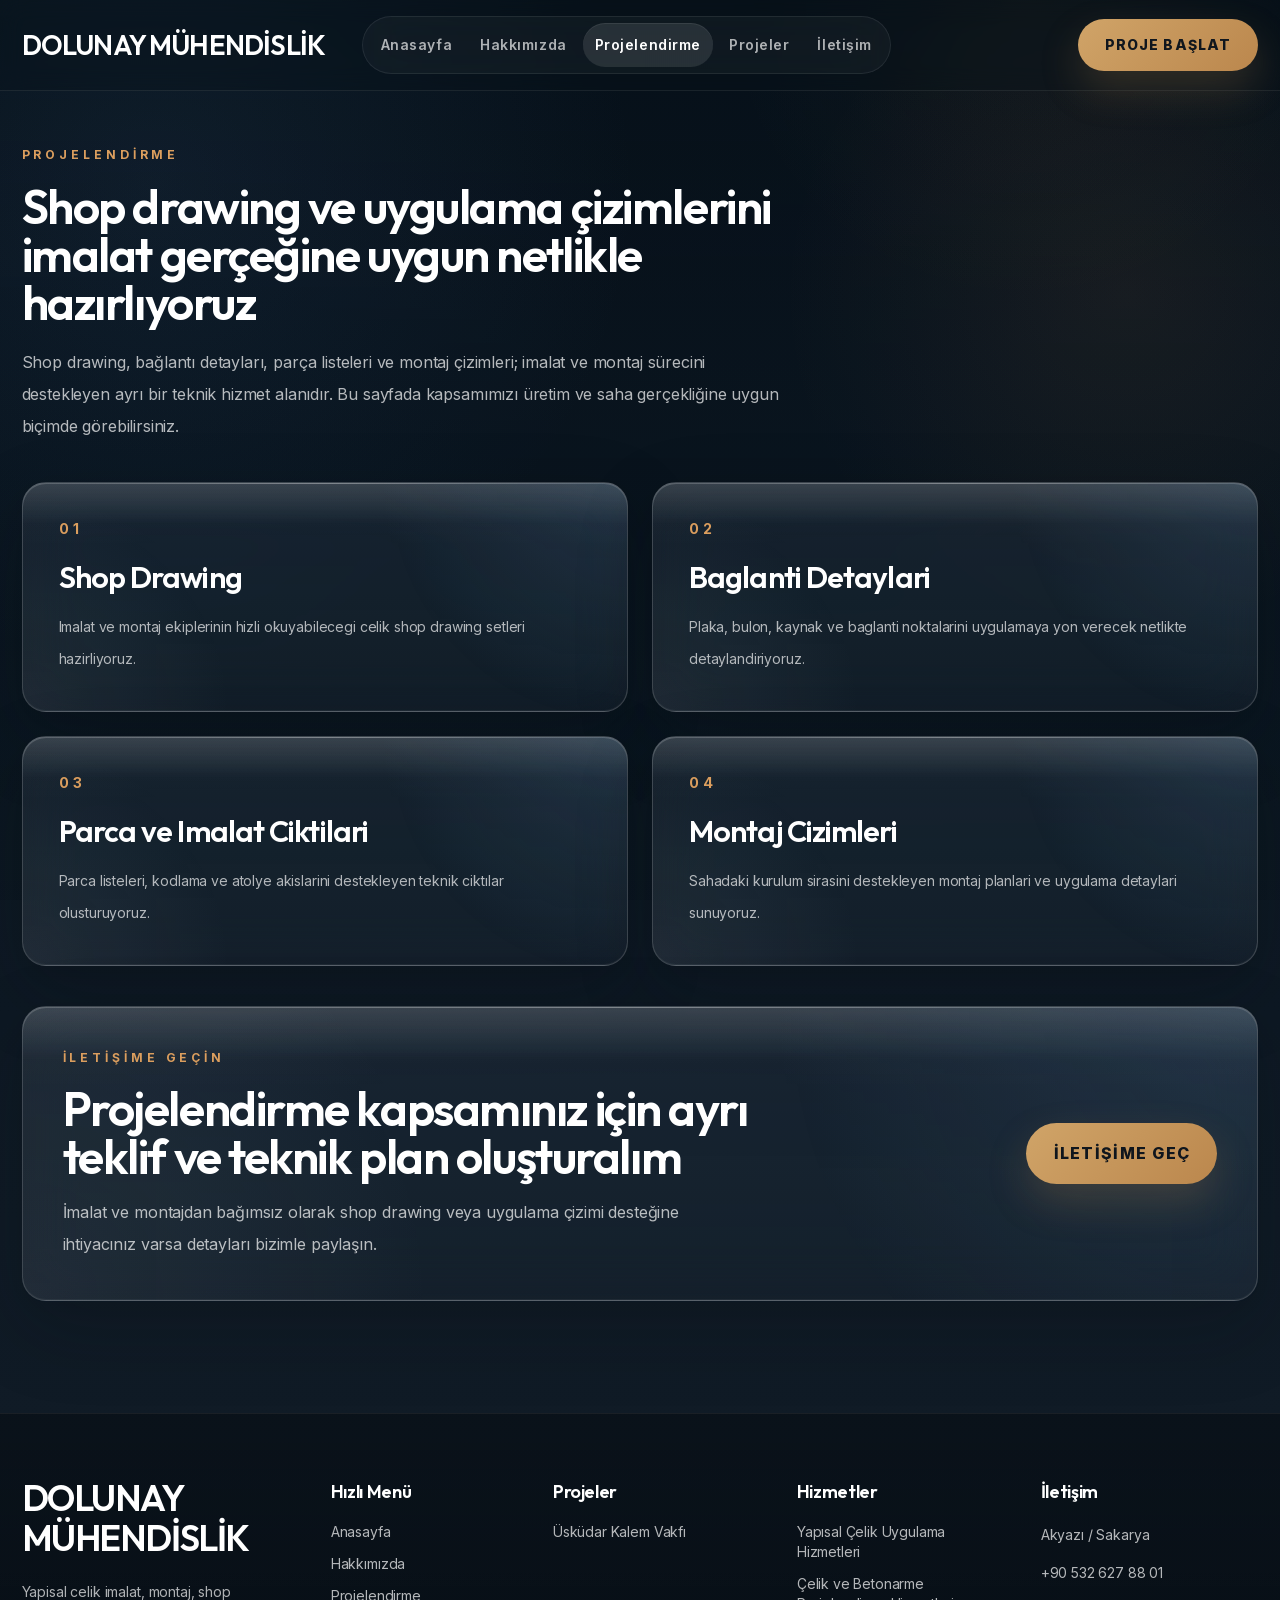
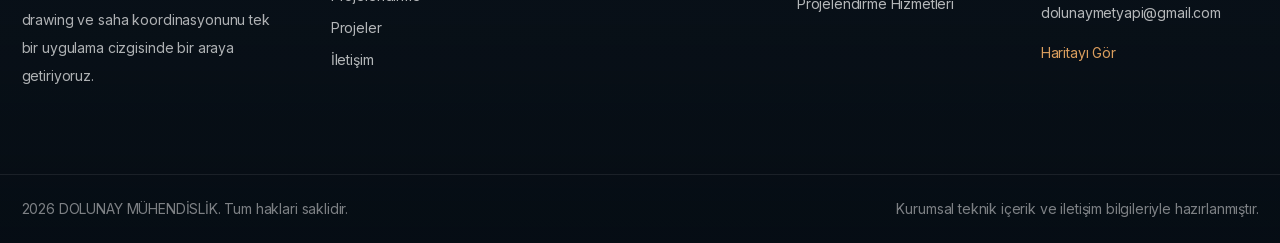
<file: projelendirme/index.html>
<!DOCTYPE html><html lang="tr"> <head><meta charset="UTF-8"><meta name="viewport" content="width=device-width, initial-scale=1.0"><title>Projelendirme | Dolunay Mühendislik</title><meta name="description" content="Dolunay Mühendislik'in shop drawing, bağlantı detayı, parça çıktısı ve montaj çizimlerinden oluşan projelendirme hizmetleri."><meta name="generator" content="Astro v6.2.2"><link rel="canonical" href="https://dolunaymuhendislik.com/projelendirme/"><meta property="og:type" content="website"><meta property="og:url" content="https://dolunaymuhendislik.com/projelendirme/"><meta property="og:title" content="Projelendirme | Dolunay Mühendislik"><meta property="og:description" content="Dolunay Mühendislik'in shop drawing, bağlantı detayı, parça çıktısı ve montaj çizimlerinden oluşan projelendirme hizmetleri."><meta property="og:image" content="https://dolunaymuhendislik.com/images/services/shared-visual.png"><meta name="twitter:card" content="summary_large_image"><meta name="twitter:title" content="Projelendirme | Dolunay Mühendislik"><meta name="twitter:description" content="Dolunay Mühendislik'in shop drawing, bağlantı detayı, parça çıktısı ve montaj çizimlerinden oluşan projelendirme hizmetleri."><meta name="twitter:image" content="https://dolunaymuhendislik.com/images/services/shared-visual.png"><link rel="icon" type="image/png" href="/favicon.png"><link rel="preload" href="/fonts/inter-latin.woff2" as="font" type="font/woff2" crossorigin><link rel="preload" href="/fonts/inter-latin-ext.woff2" as="font" type="font/woff2" crossorigin><link rel="preload" href="/fonts/outfit-latin.woff2" as="font" type="font/woff2" crossorigin><link rel="preload" href="/fonts/outfit-latin-ext.woff2" as="font" type="font/woff2" crossorigin><link rel="stylesheet" href="/_astro/BaseLayout.RHexUWZO.css"></head> <body class="overflow-x-hidden" style="--page-bg-image: url('/images/services/shared-visual.png')">  <header class="fixed inset-x-0 top-0 z-50 border-b border-white/8 bg-night-950/30 transition-all duration-300" data-site-header> <div class="site-container flex min-h-[88px] items-center justify-between gap-4 py-4 lg:grid lg:grid-cols-[minmax(280px,360px)_1fr_auto] lg:gap-5 xl:grid-cols-[minmax(320px,400px)_1fr_auto]"> <a href="/" class="group flex min-w-0 items-center lg:justify-self-start"> <div class="min-w-0"> <div class="font-display text-lg font-semibold tracking-[-0.03em] whitespace-nowrap text-white sm:text-2xl xl:text-[1.7rem]"> DOLUNAY MÜHENDİSLİK </div>  </div> </a> <nav class="hidden min-w-0 items-center justify-self-start gap-1 rounded-full border border-white/8 bg-white/4 p-1.5 backdrop-blur-xl xl:flex xl:-ml-20"> <a href="/" class="rounded-full px-3 py-3 text-sm font-semibold tracking-[0.04em] 2xl:px-4 text-white/66 hover:bg-white/6 hover:text-white"> Anasayfa </a><a href="/hakkimizda/" class="rounded-full px-3 py-3 text-sm font-semibold tracking-[0.04em] 2xl:px-4 text-white/66 hover:bg-white/6 hover:text-white"> Hakkımızda </a><a href="/projelendirme/" class="rounded-full px-3 py-3 text-sm font-semibold tracking-[0.04em] 2xl:px-4 bg-white/10 text-white shadow-[inset_0_1px_0_rgba(255,255,255,0.08)]"> Projelendirme </a><a href="/projeler/" class="rounded-full px-3 py-3 text-sm font-semibold tracking-[0.04em] 2xl:px-4 text-white/66 hover:bg-white/6 hover:text-white"> Projeler </a><a href="/iletisim/" class="rounded-full px-3 py-3 text-sm font-semibold tracking-[0.04em] 2xl:px-4 text-white/66 hover:bg-white/6 hover:text-white"> İletişim </a> </nav> <div class="hidden shrink-0 items-center gap-3 lg:flex lg:justify-self-end xl:-ml-12"> <a href="tel:+905326278801" class="hidden text-sm font-semibold whitespace-nowrap text-white/72 transition-colors hover:text-white 2xl:inline-flex"> +90 532 627 88 01 </a> <a href="/iletisim/" class="button-primary shrink-0 text-sm whitespace-nowrap">
Proje Başlat
</a> </div> <button type="button" class="cut-icon inline-flex h-12 w-12 shrink-0 items-center justify-center border border-accent-400/30 bg-accent-400/10 text-accent-300 shadow-[0_14px_30px_rgba(201,155,99,0.14)] backdrop-blur-xl lg:hidden" aria-label="Mobil menuyu ac" data-menu-toggle> <span class="space-y-1.5"> <span class="block h-0.5 w-5 bg-current"></span> <span class="block h-0.5 w-5 bg-current"></span> <span class="block h-0.5 w-5 bg-current"></span> </span> </button> </div> <div class="hidden border-t border-white/8 bg-night-950/92 backdrop-blur-xl lg:hidden" data-mobile-menu> <div class="site-container flex flex-col gap-2 py-5"> <a href="/" class="cut-frame px-4 py-3 text-sm font-semibold surface-panel text-white/72 hover:bg-white/5 hover:text-white"> Anasayfa </a><a href="/hakkimizda/" class="cut-frame px-4 py-3 text-sm font-semibold surface-panel text-white/72 hover:bg-white/5 hover:text-white"> Hakkımızda </a><a href="/projelendirme/" class="cut-frame px-4 py-3 text-sm font-semibold surface-panel text-white"> Projelendirme </a><a href="/projeler/" class="cut-frame px-4 py-3 text-sm font-semibold surface-panel text-white/72 hover:bg-white/5 hover:text-white"> Projeler </a><a href="/iletisim/" class="cut-frame px-4 py-3 text-sm font-semibold surface-panel text-white/72 hover:bg-white/5 hover:text-white"> İletişim </a> <a href="tel:+905326278801" class="mt-2 text-sm font-semibold text-accent-400"> +90 532 627 88 01 </a> <a href="/iletisim/" class="button-primary mt-2 w-full text-sm">
Proje Başlat
</a> </div> </div> </header> <script type="module">const e=document.querySelector("[data-site-header]"),o=document.querySelector("[data-menu-toggle]"),r=document.querySelector("[data-mobile-menu]"),n=()=>{if(!(e instanceof HTMLElement))return;const t=window.scrollY>16;e.style.backdropFilter=t?"blur(18px)":"blur(12px)",e.style.background=t?"rgba(7,17,26,0.88)":"rgba(7,17,26,0.3)",e.style.boxShadow=t?"0 20px 36px rgba(0,0,0,0.16)":"none"};n();window.addEventListener("scroll",n,{passive:!0});o?.addEventListener("click",()=>{r?.classList.toggle("hidden")});</script> <main>  <section class="pt-28 pb-20 md:pt-36 md:pb-28"> <div class="site-container space-y-10"> <div class="max-w-3xl"> <div class="section-kicker">Projelendirme</div> <h1 class="mt-4 text-4xl font-semibold text-white md:text-5xl">
Shop drawing ve uygulama çizimlerini imalat gerçeğine uygun netlikle hazırlıyoruz
</h1> <p class="mt-5 text-base leading-8 text-white/70">
Shop drawing, bağlantı detayları, parça listeleri ve montaj çizimleri; imalat ve montaj sürecini
          destekleyen ayrı bir teknik hizmet alanıdır. Bu sayfada kapsamımızı üretim ve saha gerçekliğine uygun biçimde görebilirsiniz.
</p> </div> <div class="grid gap-6 md:grid-cols-2"> <article class="surface-card surface-card-interactive p-8 md:p-9"> <div class="text-sm font-bold tracking-[0.3em] text-accent-400">01</div> <h2 class="mt-5 text-3xl font-semibold text-white">Shop Drawing</h2> <p class="mt-4 text-sm leading-8 text-white/68">Imalat ve montaj ekiplerinin hizli okuyabilecegi celik shop drawing setleri hazirliyoruz.</p> </article><article class="surface-card surface-card-interactive p-8 md:p-9"> <div class="text-sm font-bold tracking-[0.3em] text-accent-400">02</div> <h2 class="mt-5 text-3xl font-semibold text-white">Baglanti Detaylari</h2> <p class="mt-4 text-sm leading-8 text-white/68">Plaka, bulon, kaynak ve baglanti noktalarini uygulamaya yon verecek netlikte detaylandiriyoruz.</p> </article><article class="surface-card surface-card-interactive p-8 md:p-9"> <div class="text-sm font-bold tracking-[0.3em] text-accent-400">03</div> <h2 class="mt-5 text-3xl font-semibold text-white">Parca ve Imalat Ciktilari</h2> <p class="mt-4 text-sm leading-8 text-white/68">Parca listeleri, kodlama ve atolye akislarini destekleyen teknik ciktılar olusturuyoruz.</p> </article><article class="surface-card surface-card-interactive p-8 md:p-9"> <div class="text-sm font-bold tracking-[0.3em] text-accent-400">04</div> <h2 class="mt-5 text-3xl font-semibold text-white">Montaj Cizimleri</h2> <p class="mt-4 text-sm leading-8 text-white/68">Sahadaki kurulum sirasini destekleyen montaj planlari ve uygulama detaylari sunuyoruz.</p> </article> </div> <div class="surface-card p-8 md:p-10"> <div class="grid gap-8 lg:grid-cols-[1fr_auto] lg:items-center"> <div> <div class="section-kicker">İletişime Geçin</div> <h2 class="mt-4 max-w-3xl text-4xl font-semibold text-white md:text-5xl">
Projelendirme kapsamınız için ayrı teklif ve teknik plan oluşturalım
</h2> <p class="mt-4 max-w-2xl text-base leading-8 text-white/70">
İmalat ve montajdan bağımsız olarak shop drawing veya uygulama çizimi desteğine ihtiyacınız varsa
              detayları bizimle paylaşın.
</p> </div> <a href="/iletisim/" class="button-primary">İletişime Geç</a> </div> </div> </div> </section>  </main> <footer class="border-t border-white/8 bg-[linear-gradient(180deg,rgba(8,15,22,0.72),rgba(6,13,20,0.98))]"> <div class="site-container grid gap-12 py-16 lg:grid-cols-[1.2fr_0.8fr_0.9fr_0.9fr_1fr]"> <div class="space-y-5"> <div class="font-display text-4xl font-semibold tracking-[-0.04em] text-white">DOLUNAY MÜHENDİSLİK</div> <p class="max-w-md text-sm leading-7 text-white/68">
Yapisal celik imalat, montaj, shop drawing ve saha koordinasyonunu tek bir uygulama cizgisinde bir araya getiriyoruz.
</p> <div class="flex flex-wrap gap-3 text-sm text-white/62">  </div> </div> <div> <h3 class="mb-4 font-display text-lg font-semibold tracking-[-0.02em] text-white">Hızlı Menü</h3> <div class="space-y-3 text-sm text-white/70"> <a href="/" class="block hover:text-white"> Anasayfa </a><a href="/hakkimizda/" class="block hover:text-white"> Hakkımızda </a><a href="/projelendirme/" class="block hover:text-white"> Projelendirme </a><a href="/projeler/" class="block hover:text-white"> Projeler </a><a href="/iletisim/" class="block hover:text-white"> İletişim </a> </div> </div> <div> <h3 class="mb-4 font-display text-lg font-semibold tracking-[-0.02em] text-white">Projeler</h3> <div class="space-y-3 text-sm text-white/70"> <a href="/projeler/celik-teras-ve-cati-konstruksiyonu/" class="block hover:text-white"> Üsküdar Kalem Vakfı </a> </div> </div> <div> <h3 class="mb-4 font-display text-lg font-semibold tracking-[-0.02em] text-white">Hizmetler</h3> <div class="space-y-3 text-sm text-white/70"> <a href="/hizmetler/yapisal-celik-uygulama-hizmetleri/" class="block hover:text-white"> Yapısal Çelik Uygulama Hizmetleri </a><a href="/hizmetler/celik-ve-betonarme-projelendirme-hizmetleri/" class="block hover:text-white"> Çelik ve Betonarme Projelendirme Hizmetleri </a> </div> </div> <div> <h3 class="mb-4 font-display text-lg font-semibold tracking-[-0.02em] text-white">İletişim</h3> <div class="space-y-3 text-sm leading-7 text-white/70"> <p>Akyazı / Sakarya</p> <a href="tel:+905326278801" class="block hover:text-white"> +90 532 627 88 01 </a> <a href="mailto:dolunaymetyapi@gmail.com" class="block hover:text-white"> dolunaymetyapi@gmail.com </a> <a href="https://maps.apple/p/KDn00WpYX~8wtS" target="_blank" rel="noreferrer" class="inline-flex text-accent-400 hover:text-accent-300">
Haritayı Gör
</a> </div> </div> </div> <div class="border-t border-white/8"> <div class="site-container flex flex-col gap-3 py-6 text-sm text-white/48 md:flex-row md:items-center md:justify-between"> <div>2026 DOLUNAY MÜHENDİSLİK. Tum haklari saklidir.</div> <div>Kurumsal teknik içerik ve iletişim bilgileriyle hazırlanmıştır.</div> </div> </div> </footer>  <script type="module">const i=window.matchMedia("(prefers-reduced-motion: reduce)").matches;i||document.querySelectorAll("[data-tilt]").forEach(r=>{const e=r;if(!(e instanceof HTMLElement))return;const n=()=>{e.style.transform=""};e.addEventListener("mousemove",o=>{const t=e.getBoundingClientRect(),s=(o.clientX-t.left)/t.width,c=(o.clientY-t.top)/t.height,d=(s-.5)*12,a=(.5-c)*10;e.style.transform=`perspective(1600px) rotateX(${a}deg) rotateY(${d}deg) translateY(-4px)`}),e.addEventListener("mouseleave",n),e.addEventListener("blur",n)});</script> </body> </html>
</file>
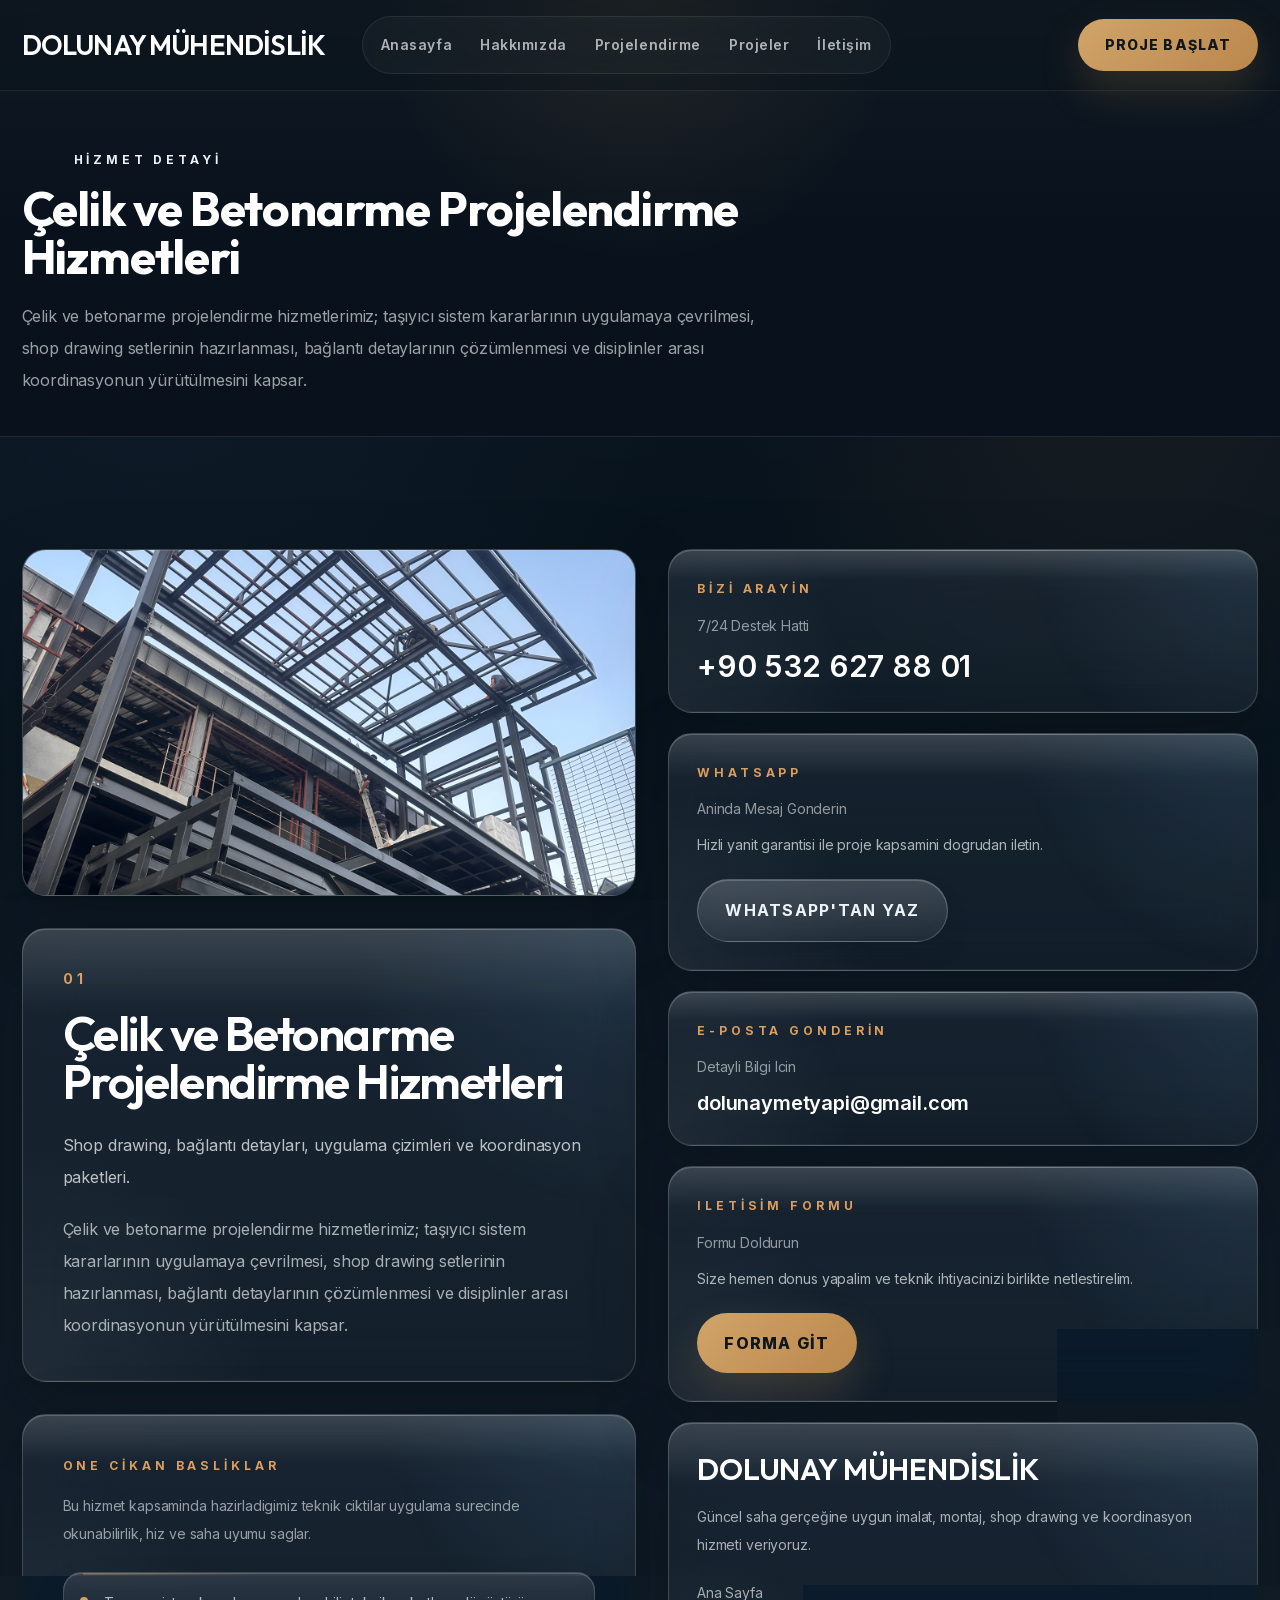
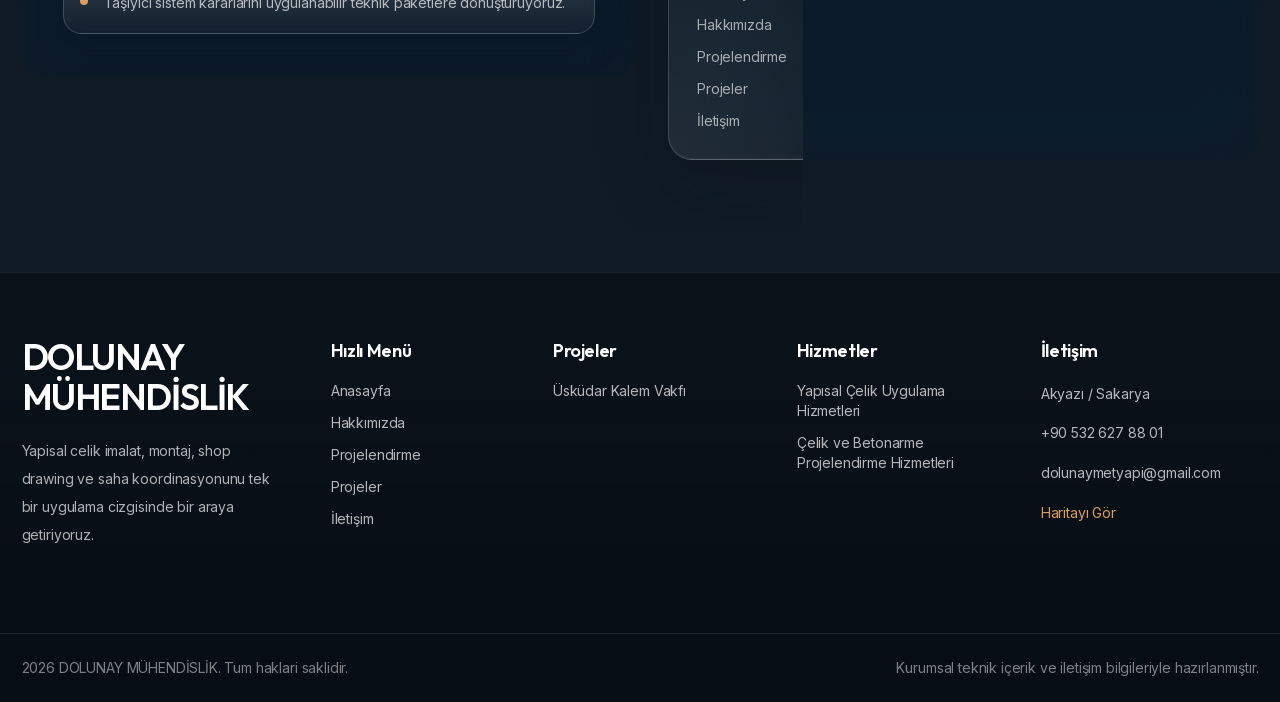
<file: hizmetler/celik-ve-betonarme-projelendirme-hizmetleri/index.html>
<!DOCTYPE html><html lang="tr"> <head><meta charset="UTF-8"><meta name="viewport" content="width=device-width, initial-scale=1.0"><title>Çelik ve Betonarme Projelendirme Hizmetleri | Dolunay Mühendislik</title><meta name="description" content="Shop drawing, bağlantı detayları, uygulama çizimleri ve koordinasyon paketleri."><meta name="generator" content="Astro v6.2.2"><link rel="canonical" href="https://dolunaymuhendislik.com/hizmetler/celik-ve-betonarme-projelendirme-hizmetleri/"><meta property="og:type" content="website"><meta property="og:url" content="https://dolunaymuhendislik.com/hizmetler/celik-ve-betonarme-projelendirme-hizmetleri/"><meta property="og:title" content="Çelik ve Betonarme Projelendirme Hizmetleri | Dolunay Mühendislik"><meta property="og:description" content="Shop drawing, bağlantı detayları, uygulama çizimleri ve koordinasyon paketleri."><meta property="og:image" content="https://dolunaymuhendislik.com/uploads/f4cfefc9ac6af39bff68ad9accabc28d.jpg"><meta name="twitter:card" content="summary_large_image"><meta name="twitter:title" content="Çelik ve Betonarme Projelendirme Hizmetleri | Dolunay Mühendislik"><meta name="twitter:description" content="Shop drawing, bağlantı detayları, uygulama çizimleri ve koordinasyon paketleri."><meta name="twitter:image" content="https://dolunaymuhendislik.com/uploads/f4cfefc9ac6af39bff68ad9accabc28d.jpg"><link rel="icon" type="image/png" href="/favicon.png"><link rel="preload" href="/fonts/inter-latin.woff2" as="font" type="font/woff2" crossorigin><link rel="preload" href="/fonts/inter-latin-ext.woff2" as="font" type="font/woff2" crossorigin><link rel="preload" href="/fonts/outfit-latin.woff2" as="font" type="font/woff2" crossorigin><link rel="preload" href="/fonts/outfit-latin-ext.woff2" as="font" type="font/woff2" crossorigin><link rel="stylesheet" href="/_astro/BaseLayout.RHexUWZO.css"></head> <body class="overflow-x-hidden" style="--page-bg-image: url('/uploads/f4cfefc9ac6af39bff68ad9accabc28d.jpg')">  <header class="fixed inset-x-0 top-0 z-50 border-b border-white/8 bg-night-950/30 transition-all duration-300" data-site-header> <div class="site-container flex min-h-[88px] items-center justify-between gap-4 py-4 lg:grid lg:grid-cols-[minmax(280px,360px)_1fr_auto] lg:gap-5 xl:grid-cols-[minmax(320px,400px)_1fr_auto]"> <a href="/" class="group flex min-w-0 items-center lg:justify-self-start"> <div class="min-w-0"> <div class="font-display text-lg font-semibold tracking-[-0.03em] whitespace-nowrap text-white sm:text-2xl xl:text-[1.7rem]"> DOLUNAY MÜHENDİSLİK </div>  </div> </a> <nav class="hidden min-w-0 items-center justify-self-start gap-1 rounded-full border border-white/8 bg-white/4 p-1.5 backdrop-blur-xl xl:flex xl:-ml-20"> <a href="/" class="rounded-full px-3 py-3 text-sm font-semibold tracking-[0.04em] 2xl:px-4 text-white/66 hover:bg-white/6 hover:text-white"> Anasayfa </a><a href="/hakkimizda/" class="rounded-full px-3 py-3 text-sm font-semibold tracking-[0.04em] 2xl:px-4 text-white/66 hover:bg-white/6 hover:text-white"> Hakkımızda </a><a href="/projelendirme/" class="rounded-full px-3 py-3 text-sm font-semibold tracking-[0.04em] 2xl:px-4 text-white/66 hover:bg-white/6 hover:text-white"> Projelendirme </a><a href="/projeler/" class="rounded-full px-3 py-3 text-sm font-semibold tracking-[0.04em] 2xl:px-4 text-white/66 hover:bg-white/6 hover:text-white"> Projeler </a><a href="/iletisim/" class="rounded-full px-3 py-3 text-sm font-semibold tracking-[0.04em] 2xl:px-4 text-white/66 hover:bg-white/6 hover:text-white"> İletişim </a> </nav> <div class="hidden shrink-0 items-center gap-3 lg:flex lg:justify-self-end xl:-ml-12"> <a href="tel:+905326278801" class="hidden text-sm font-semibold whitespace-nowrap text-white/72 transition-colors hover:text-white 2xl:inline-flex"> +90 532 627 88 01 </a> <a href="/iletisim/" class="button-primary shrink-0 text-sm whitespace-nowrap">
Proje Başlat
</a> </div> <button type="button" class="cut-icon inline-flex h-12 w-12 shrink-0 items-center justify-center border border-accent-400/30 bg-accent-400/10 text-accent-300 shadow-[0_14px_30px_rgba(201,155,99,0.14)] backdrop-blur-xl lg:hidden" aria-label="Mobil menuyu ac" data-menu-toggle> <span class="space-y-1.5"> <span class="block h-0.5 w-5 bg-current"></span> <span class="block h-0.5 w-5 bg-current"></span> <span class="block h-0.5 w-5 bg-current"></span> </span> </button> </div> <div class="hidden border-t border-white/8 bg-night-950/92 backdrop-blur-xl lg:hidden" data-mobile-menu> <div class="site-container flex flex-col gap-2 py-5"> <a href="/" class="cut-frame px-4 py-3 text-sm font-semibold surface-panel text-white/72 hover:bg-white/5 hover:text-white"> Anasayfa </a><a href="/hakkimizda/" class="cut-frame px-4 py-3 text-sm font-semibold surface-panel text-white/72 hover:bg-white/5 hover:text-white"> Hakkımızda </a><a href="/projelendirme/" class="cut-frame px-4 py-3 text-sm font-semibold surface-panel text-white/72 hover:bg-white/5 hover:text-white"> Projelendirme </a><a href="/projeler/" class="cut-frame px-4 py-3 text-sm font-semibold surface-panel text-white/72 hover:bg-white/5 hover:text-white"> Projeler </a><a href="/iletisim/" class="cut-frame px-4 py-3 text-sm font-semibold surface-panel text-white/72 hover:bg-white/5 hover:text-white"> İletişim </a> <a href="tel:+905326278801" class="mt-2 text-sm font-semibold text-accent-400"> +90 532 627 88 01 </a> <a href="/iletisim/" class="button-primary mt-2 w-full text-sm">
Proje Başlat
</a> </div> </div> </header> <script type="module">const e=document.querySelector("[data-site-header]"),o=document.querySelector("[data-menu-toggle]"),r=document.querySelector("[data-mobile-menu]"),n=()=>{if(!(e instanceof HTMLElement))return;const t=window.scrollY>16;e.style.backdropFilter=t?"blur(18px)":"blur(12px)",e.style.background=t?"rgba(7,17,26,0.88)":"rgba(7,17,26,0.3)",e.style.boxShadow=t?"0 20px 36px rgba(0,0,0,0.16)":"none"};n();window.addEventListener("scroll",n,{passive:!0});o?.addEventListener("click",()=>{r?.classList.toggle("hidden")});</script> <main>  <section class="relative border-b border-white/10 bg-night-950 pt-28"> <div class="pointer-events-none absolute inset-0 bg-[radial-gradient(circle_at_50%_0%,rgba(214,158,83,0.10),transparent_34%),linear-gradient(180deg,rgba(255,255,255,0.03),transparent_55%)]"></div> <div class="site-container relative py-8 md:py-10"> <div class="max-w-3xl"> <div class="mb-4 flex items-center gap-3"> <span class="h-px w-10 bg-brand-400"></span> <span class="text-xs font-bold uppercase tracking-[0.32em] text-brand-300"> Hizmet Detayi </span> </div> <h1 class="max-w-4xl text-3xl font-bold tracking-tight text-white md:text-4xl lg:text-5xl"> Çelik ve Betonarme Projelendirme Hizmetleri </h1> <p class="mt-5 max-w-3xl text-base leading-8 text-white/60"> Çelik ve betonarme projelendirme hizmetlerimiz; taşıyıcı sistem kararlarının uygulamaya çevrilmesi, shop drawing setlerinin hazırlanması, bağlantı detaylarının çözümlenmesi ve disiplinler arası koordinasyonun yürütülmesini kapsar. </p> </div> </div> </section> <section class="py-20 md:py-28"> <div class="site-container grid gap-8 lg:grid-cols-[1.02fr_0.98fr]"> <div class="space-y-8"> <div class="surface-card overflow-hidden"> <div class="aspect-[16/9]"> <img src="/uploads/f4cfefc9ac6af39bff68ad9accabc28d.jpg" sizes="(max-width: 1024px) 100vw, 52vw" alt="Çelik ve Betonarme Projelendirme Hizmetleri" class="h-full w-full object-cover"> </div> </div> <div class="surface-card p-8 md:p-10"> <div class="text-sm font-bold tracking-[0.3em] text-accent-400">01</div> <h2 class="mt-5 text-4xl font-semibold text-white md:text-5xl">Çelik ve Betonarme Projelendirme Hizmetleri</h2> <p class="mt-6 text-base leading-8 text-white/72">Shop drawing, bağlantı detayları, uygulama çizimleri ve koordinasyon paketleri.</p> <p class="mt-5 text-base leading-8 text-white/64">Çelik ve betonarme projelendirme hizmetlerimiz; taşıyıcı sistem kararlarının uygulamaya çevrilmesi, shop drawing setlerinin hazırlanması, bağlantı detaylarının çözümlenmesi ve disiplinler arası koordinasyonun yürütülmesini kapsar.</p> </div> <div class="surface-card p-8 md:p-10"> <div class="section-kicker">One Cikan Basliklar</div> <p class="mt-4 max-w-3xl text-sm leading-7 text-white/56">
Bu hizmet kapsaminda hazirladigimiz teknik ciktilar uygulama surecinde okunabilirlik, hiz ve saha uyumu saglar.
</p> <ul class="mt-6 space-y-4"> <li class="surface-panel flex gap-4 p-4 text-sm leading-7 text-white/68"> <span class="mt-2 h-2 w-2 rounded-full bg-accent-400"></span> <span>Taşıyıcı sistem kararlarını uygulanabilir teknik paketlere dönüştürüyoruz.</span> </li> </ul> </div> </div> <aside class="space-y-5 lg:sticky lg:top-28 lg:self-start"> <div class="surface-card p-7"> <div class="section-kicker">Bizi Arayin</div> <div class="mt-4 text-sm text-white/54">7/24 Destek Hatti</div> <a href="tel:+905326278801" class="mt-3 block text-3xl font-semibold text-white hover:text-accent-300"> +90 532 627 88 01 </a> </div> <div class="surface-card p-7"> <div class="section-kicker">WhatsApp</div> <div class="mt-4 text-sm text-white/54">Aninda Mesaj Gonderin</div> <p class="mt-3 text-sm leading-7 text-white/66">Hizli yanit garantisi ile proje kapsamini dogrudan iletin.</p> <a href="https://wa.me/905326278801" target="_blank" rel="noreferrer" class="button-secondary mt-5 inline-flex">
WhatsApp'tan Yaz
</a> </div> <div class="surface-card p-7"> <div class="section-kicker">E-posta Gonderin</div> <div class="mt-4 text-sm text-white/54">Detayli Bilgi Icin</div> <a href="mailto:dolunaymetyapi@gmail.com" class="mt-3 block text-xl font-semibold text-white hover:text-accent-300"> dolunaymetyapi@gmail.com </a> </div> <div class="surface-card p-7"> <div class="section-kicker">Iletisim Formu</div> <div class="mt-4 text-sm text-white/54">Formu Doldurun</div> <p class="mt-3 text-sm leading-7 text-white/66">Size hemen donus yapalim ve teknik ihtiyacinizi birlikte netlestirelim.</p> <a href="/iletisim/" class="button-primary mt-5 inline-flex">Forma Git</a> </div> <div class="surface-card p-7"> <div class="font-display text-3xl font-semibold text-white">DOLUNAY MÜHENDİSLİK</div> <p class="mt-4 text-sm leading-7 text-white/64">
Güncel saha gerçeğine uygun imalat, montaj, shop drawing ve koordinasyon hizmeti veriyoruz.
</p> <div class="mt-6 space-y-3 text-sm text-white/62"> <a href="/" class="block hover:text-white">Ana Sayfa</a> <a href="/hakkimizda/" class="block hover:text-white">Hakkımızda</a> <a href="/projelendirme/" class="block hover:text-white">Projelendirme</a> <a href="/projeler/" class="block hover:text-white">Projeler</a> <a href="/iletisim/" class="block hover:text-white">İletişim</a> </div> </div> </aside> </div> </section>  </main> <footer class="border-t border-white/8 bg-[linear-gradient(180deg,rgba(8,15,22,0.72),rgba(6,13,20,0.98))]"> <div class="site-container grid gap-12 py-16 lg:grid-cols-[1.2fr_0.8fr_0.9fr_0.9fr_1fr]"> <div class="space-y-5"> <div class="font-display text-4xl font-semibold tracking-[-0.04em] text-white">DOLUNAY MÜHENDİSLİK</div> <p class="max-w-md text-sm leading-7 text-white/68">
Yapisal celik imalat, montaj, shop drawing ve saha koordinasyonunu tek bir uygulama cizgisinde bir araya getiriyoruz.
</p> <div class="flex flex-wrap gap-3 text-sm text-white/62">  </div> </div> <div> <h3 class="mb-4 font-display text-lg font-semibold tracking-[-0.02em] text-white">Hızlı Menü</h3> <div class="space-y-3 text-sm text-white/70"> <a href="/" class="block hover:text-white"> Anasayfa </a><a href="/hakkimizda/" class="block hover:text-white"> Hakkımızda </a><a href="/projelendirme/" class="block hover:text-white"> Projelendirme </a><a href="/projeler/" class="block hover:text-white"> Projeler </a><a href="/iletisim/" class="block hover:text-white"> İletişim </a> </div> </div> <div> <h3 class="mb-4 font-display text-lg font-semibold tracking-[-0.02em] text-white">Projeler</h3> <div class="space-y-3 text-sm text-white/70"> <a href="/projeler/celik-teras-ve-cati-konstruksiyonu/" class="block hover:text-white"> Üsküdar Kalem Vakfı </a> </div> </div> <div> <h3 class="mb-4 font-display text-lg font-semibold tracking-[-0.02em] text-white">Hizmetler</h3> <div class="space-y-3 text-sm text-white/70"> <a href="/hizmetler/yapisal-celik-uygulama-hizmetleri/" class="block hover:text-white"> Yapısal Çelik Uygulama Hizmetleri </a><a href="/hizmetler/celik-ve-betonarme-projelendirme-hizmetleri/" class="block hover:text-white"> Çelik ve Betonarme Projelendirme Hizmetleri </a> </div> </div> <div> <h3 class="mb-4 font-display text-lg font-semibold tracking-[-0.02em] text-white">İletişim</h3> <div class="space-y-3 text-sm leading-7 text-white/70"> <p>Akyazı / Sakarya</p> <a href="tel:+905326278801" class="block hover:text-white"> +90 532 627 88 01 </a> <a href="mailto:dolunaymetyapi@gmail.com" class="block hover:text-white"> dolunaymetyapi@gmail.com </a> <a href="https://maps.apple/p/KDn00WpYX~8wtS" target="_blank" rel="noreferrer" class="inline-flex text-accent-400 hover:text-accent-300">
Haritayı Gör
</a> </div> </div> </div> <div class="border-t border-white/8"> <div class="site-container flex flex-col gap-3 py-6 text-sm text-white/48 md:flex-row md:items-center md:justify-between"> <div>2026 DOLUNAY MÜHENDİSLİK. Tum haklari saklidir.</div> <div>Kurumsal teknik içerik ve iletişim bilgileriyle hazırlanmıştır.</div> </div> </div> </footer>  <script type="module">const i=window.matchMedia("(prefers-reduced-motion: reduce)").matches;i||document.querySelectorAll("[data-tilt]").forEach(r=>{const e=r;if(!(e instanceof HTMLElement))return;const n=()=>{e.style.transform=""};e.addEventListener("mousemove",o=>{const t=e.getBoundingClientRect(),s=(o.clientX-t.left)/t.width,c=(o.clientY-t.top)/t.height,d=(s-.5)*12,a=(.5-c)*10;e.style.transform=`perspective(1600px) rotateX(${a}deg) rotateY(${d}deg) translateY(-4px)`}),e.addEventListener("mouseleave",n),e.addEventListener("blur",n)});</script> </body> </html>
</file>
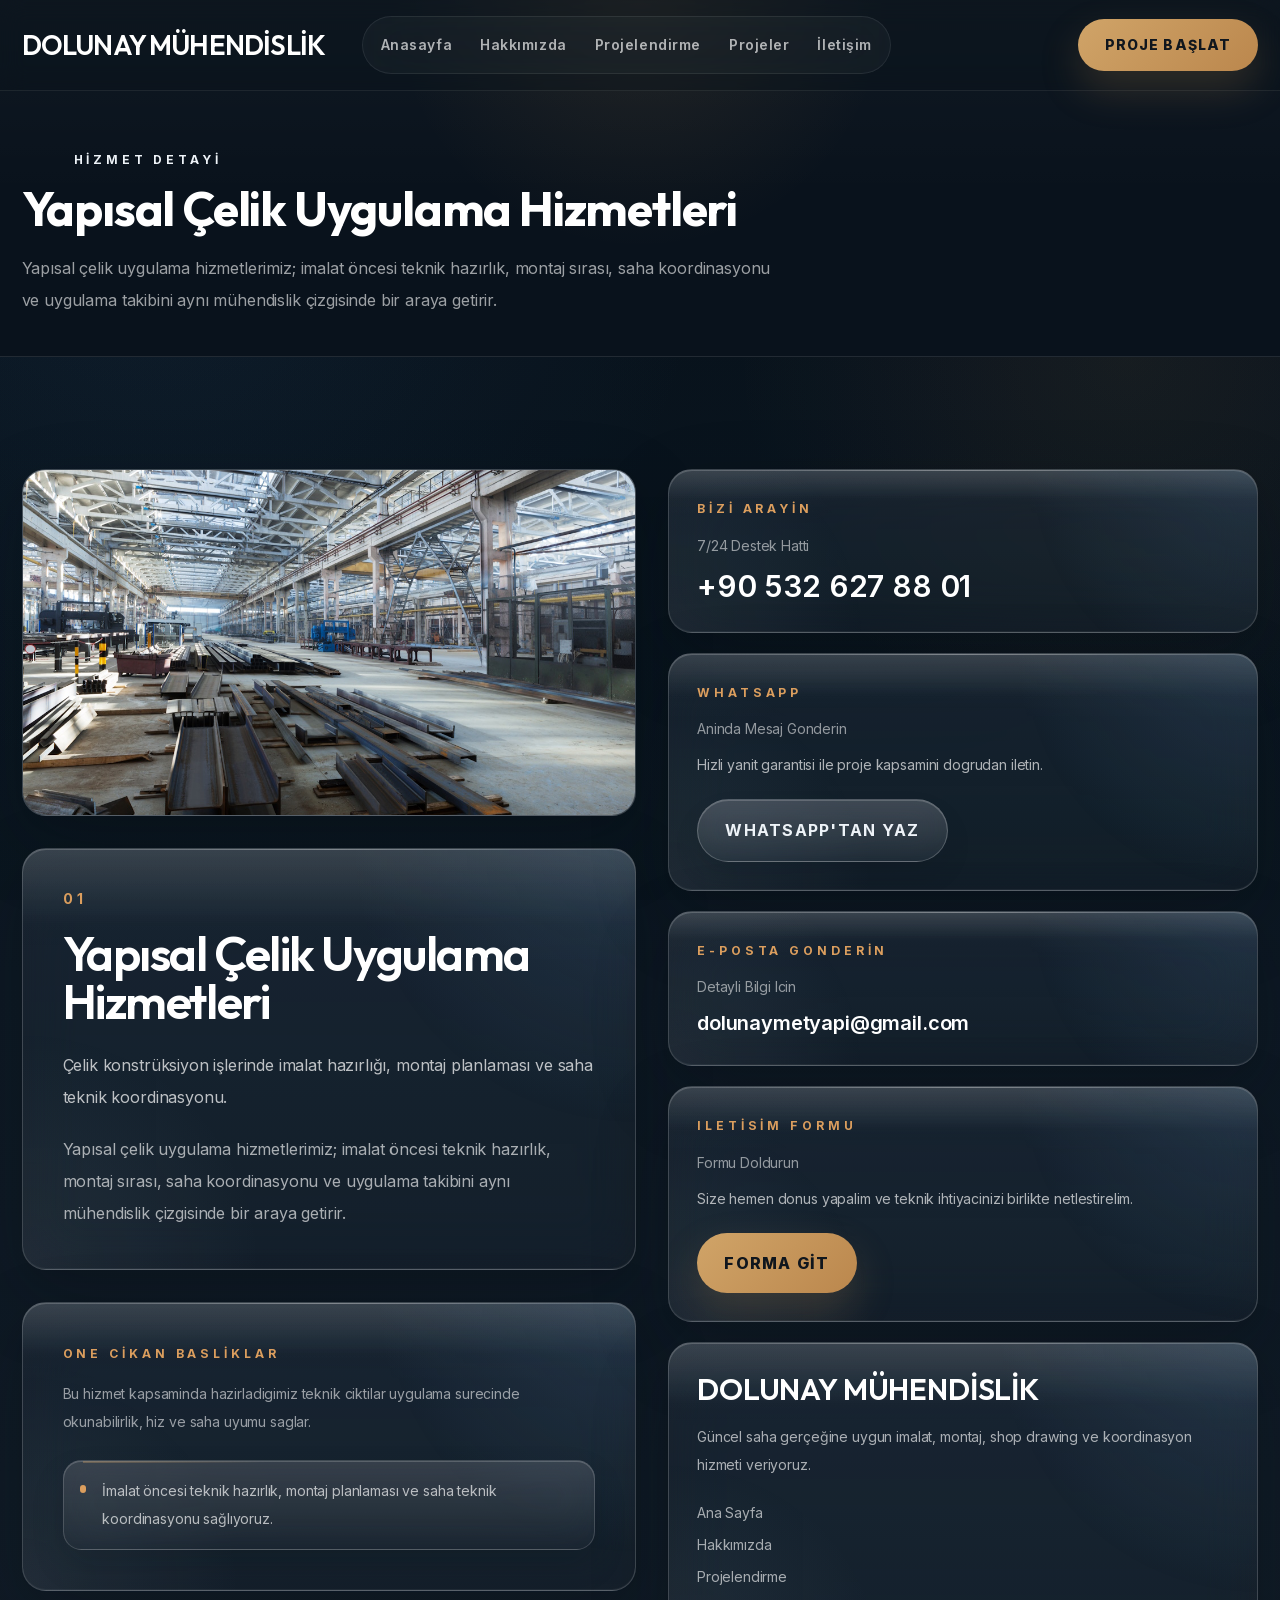
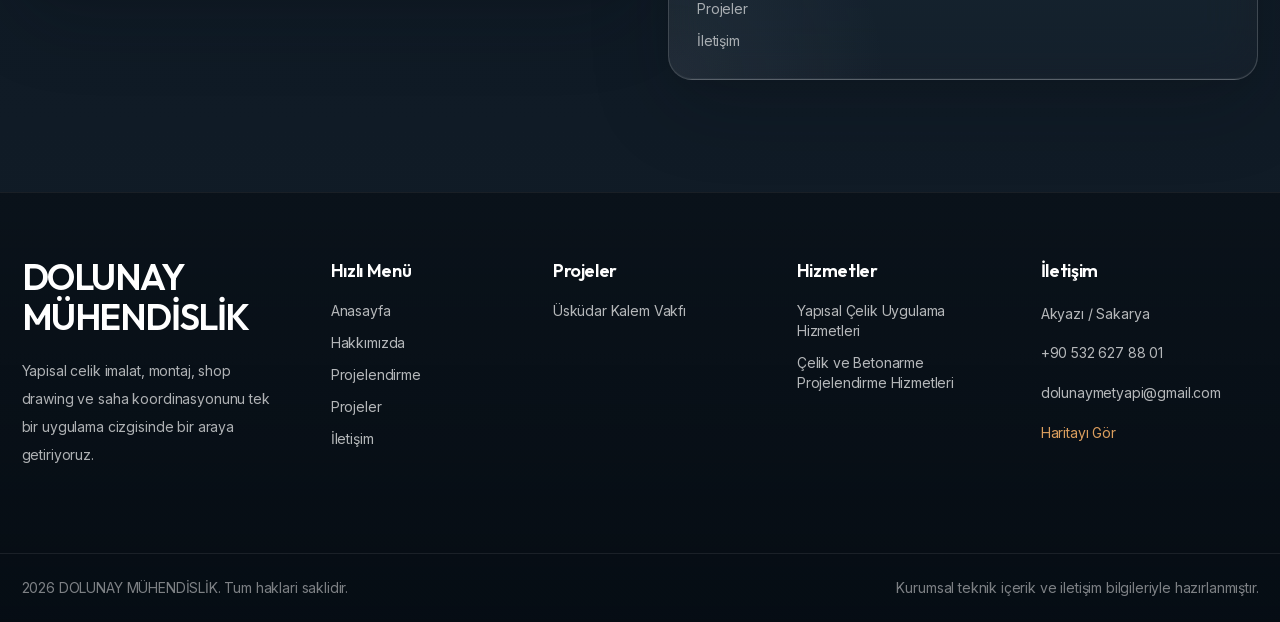
<file: hizmetler/yapisal-celik-uygulama-hizmetleri/index.html>
<!DOCTYPE html><html lang="tr"> <head><meta charset="UTF-8"><meta name="viewport" content="width=device-width, initial-scale=1.0"><title>Yapısal Çelik Uygulama Hizmetleri | Dolunay Mühendislik</title><meta name="description" content="Çelik konstrüksiyon işlerinde imalat hazırlığı, montaj planlaması ve saha teknik koordinasyonu."><meta name="generator" content="Astro v6.2.2"><link rel="canonical" href="https://dolunaymuhendislik.com/hizmetler/yapisal-celik-uygulama-hizmetleri/"><meta property="og:type" content="website"><meta property="og:url" content="https://dolunaymuhendislik.com/hizmetler/yapisal-celik-uygulama-hizmetleri/"><meta property="og:title" content="Yapısal Çelik Uygulama Hizmetleri | Dolunay Mühendislik"><meta property="og:description" content="Çelik konstrüksiyon işlerinde imalat hazırlığı, montaj planlaması ve saha teknik koordinasyonu."><meta property="og:image" content="https://dolunaymuhendislik.com/images/hero/great-new-workshop.jpeg"><meta name="twitter:card" content="summary_large_image"><meta name="twitter:title" content="Yapısal Çelik Uygulama Hizmetleri | Dolunay Mühendislik"><meta name="twitter:description" content="Çelik konstrüksiyon işlerinde imalat hazırlığı, montaj planlaması ve saha teknik koordinasyonu."><meta name="twitter:image" content="https://dolunaymuhendislik.com/images/hero/great-new-workshop.jpeg"><link rel="icon" type="image/png" href="/favicon.png"><link rel="preload" href="/fonts/inter-latin.woff2" as="font" type="font/woff2" crossorigin><link rel="preload" href="/fonts/inter-latin-ext.woff2" as="font" type="font/woff2" crossorigin><link rel="preload" href="/fonts/outfit-latin.woff2" as="font" type="font/woff2" crossorigin><link rel="preload" href="/fonts/outfit-latin-ext.woff2" as="font" type="font/woff2" crossorigin><link rel="stylesheet" href="/_astro/BaseLayout.RHexUWZO.css"></head> <body class="overflow-x-hidden" style="--page-bg-image: url('/images/hero/great-new-workshop.jpeg')">  <header class="fixed inset-x-0 top-0 z-50 border-b border-white/8 bg-night-950/30 transition-all duration-300" data-site-header> <div class="site-container flex min-h-[88px] items-center justify-between gap-4 py-4 lg:grid lg:grid-cols-[minmax(280px,360px)_1fr_auto] lg:gap-5 xl:grid-cols-[minmax(320px,400px)_1fr_auto]"> <a href="/" class="group flex min-w-0 items-center lg:justify-self-start"> <div class="min-w-0"> <div class="font-display text-lg font-semibold tracking-[-0.03em] whitespace-nowrap text-white sm:text-2xl xl:text-[1.7rem]"> DOLUNAY MÜHENDİSLİK </div>  </div> </a> <nav class="hidden min-w-0 items-center justify-self-start gap-1 rounded-full border border-white/8 bg-white/4 p-1.5 backdrop-blur-xl xl:flex xl:-ml-20"> <a href="/" class="rounded-full px-3 py-3 text-sm font-semibold tracking-[0.04em] 2xl:px-4 text-white/66 hover:bg-white/6 hover:text-white"> Anasayfa </a><a href="/hakkimizda/" class="rounded-full px-3 py-3 text-sm font-semibold tracking-[0.04em] 2xl:px-4 text-white/66 hover:bg-white/6 hover:text-white"> Hakkımızda </a><a href="/projelendirme/" class="rounded-full px-3 py-3 text-sm font-semibold tracking-[0.04em] 2xl:px-4 text-white/66 hover:bg-white/6 hover:text-white"> Projelendirme </a><a href="/projeler/" class="rounded-full px-3 py-3 text-sm font-semibold tracking-[0.04em] 2xl:px-4 text-white/66 hover:bg-white/6 hover:text-white"> Projeler </a><a href="/iletisim/" class="rounded-full px-3 py-3 text-sm font-semibold tracking-[0.04em] 2xl:px-4 text-white/66 hover:bg-white/6 hover:text-white"> İletişim </a> </nav> <div class="hidden shrink-0 items-center gap-3 lg:flex lg:justify-self-end xl:-ml-12"> <a href="tel:+905326278801" class="hidden text-sm font-semibold whitespace-nowrap text-white/72 transition-colors hover:text-white 2xl:inline-flex"> +90 532 627 88 01 </a> <a href="/iletisim/" class="button-primary shrink-0 text-sm whitespace-nowrap">
Proje Başlat
</a> </div> <button type="button" class="cut-icon inline-flex h-12 w-12 shrink-0 items-center justify-center border border-accent-400/30 bg-accent-400/10 text-accent-300 shadow-[0_14px_30px_rgba(201,155,99,0.14)] backdrop-blur-xl lg:hidden" aria-label="Mobil menuyu ac" data-menu-toggle> <span class="space-y-1.5"> <span class="block h-0.5 w-5 bg-current"></span> <span class="block h-0.5 w-5 bg-current"></span> <span class="block h-0.5 w-5 bg-current"></span> </span> </button> </div> <div class="hidden border-t border-white/8 bg-night-950/92 backdrop-blur-xl lg:hidden" data-mobile-menu> <div class="site-container flex flex-col gap-2 py-5"> <a href="/" class="cut-frame px-4 py-3 text-sm font-semibold surface-panel text-white/72 hover:bg-white/5 hover:text-white"> Anasayfa </a><a href="/hakkimizda/" class="cut-frame px-4 py-3 text-sm font-semibold surface-panel text-white/72 hover:bg-white/5 hover:text-white"> Hakkımızda </a><a href="/projelendirme/" class="cut-frame px-4 py-3 text-sm font-semibold surface-panel text-white/72 hover:bg-white/5 hover:text-white"> Projelendirme </a><a href="/projeler/" class="cut-frame px-4 py-3 text-sm font-semibold surface-panel text-white/72 hover:bg-white/5 hover:text-white"> Projeler </a><a href="/iletisim/" class="cut-frame px-4 py-3 text-sm font-semibold surface-panel text-white/72 hover:bg-white/5 hover:text-white"> İletişim </a> <a href="tel:+905326278801" class="mt-2 text-sm font-semibold text-accent-400"> +90 532 627 88 01 </a> <a href="/iletisim/" class="button-primary mt-2 w-full text-sm">
Proje Başlat
</a> </div> </div> </header> <script type="module">const e=document.querySelector("[data-site-header]"),o=document.querySelector("[data-menu-toggle]"),r=document.querySelector("[data-mobile-menu]"),n=()=>{if(!(e instanceof HTMLElement))return;const t=window.scrollY>16;e.style.backdropFilter=t?"blur(18px)":"blur(12px)",e.style.background=t?"rgba(7,17,26,0.88)":"rgba(7,17,26,0.3)",e.style.boxShadow=t?"0 20px 36px rgba(0,0,0,0.16)":"none"};n();window.addEventListener("scroll",n,{passive:!0});o?.addEventListener("click",()=>{r?.classList.toggle("hidden")});</script> <main>  <section class="relative border-b border-white/10 bg-night-950 pt-28"> <div class="pointer-events-none absolute inset-0 bg-[radial-gradient(circle_at_50%_0%,rgba(214,158,83,0.10),transparent_34%),linear-gradient(180deg,rgba(255,255,255,0.03),transparent_55%)]"></div> <div class="site-container relative py-8 md:py-10"> <div class="max-w-3xl"> <div class="mb-4 flex items-center gap-3"> <span class="h-px w-10 bg-brand-400"></span> <span class="text-xs font-bold uppercase tracking-[0.32em] text-brand-300"> Hizmet Detayi </span> </div> <h1 class="max-w-4xl text-3xl font-bold tracking-tight text-white md:text-4xl lg:text-5xl"> Yapısal Çelik Uygulama Hizmetleri </h1> <p class="mt-5 max-w-3xl text-base leading-8 text-white/60"> Yapısal çelik uygulama hizmetlerimiz; imalat öncesi teknik hazırlık, montaj sırası, saha koordinasyonu ve uygulama takibini aynı mühendislik çizgisinde bir araya getirir. </p> </div> </div> </section> <section class="py-20 md:py-28"> <div class="site-container grid gap-8 lg:grid-cols-[1.02fr_0.98fr]"> <div class="space-y-8"> <div class="surface-card overflow-hidden"> <div class="aspect-[16/9]"> <img src="/images/hero/great-new-workshop.jpeg" sizes="(max-width: 1024px) 100vw, 52vw" alt="Yapısal Çelik Uygulama Hizmetleri" class="h-full w-full object-cover"> </div> </div> <div class="surface-card p-8 md:p-10"> <div class="text-sm font-bold tracking-[0.3em] text-accent-400">01</div> <h2 class="mt-5 text-4xl font-semibold text-white md:text-5xl">Yapısal Çelik Uygulama Hizmetleri</h2> <p class="mt-6 text-base leading-8 text-white/72">Çelik konstrüksiyon işlerinde imalat hazırlığı, montaj planlaması ve saha teknik koordinasyonu.</p> <p class="mt-5 text-base leading-8 text-white/64">Yapısal çelik uygulama hizmetlerimiz; imalat öncesi teknik hazırlık, montaj sırası, saha koordinasyonu ve uygulama takibini aynı mühendislik çizgisinde bir araya getirir.</p> </div> <div class="surface-card p-8 md:p-10"> <div class="section-kicker">One Cikan Basliklar</div> <p class="mt-4 max-w-3xl text-sm leading-7 text-white/56">
Bu hizmet kapsaminda hazirladigimiz teknik ciktilar uygulama surecinde okunabilirlik, hiz ve saha uyumu saglar.
</p> <ul class="mt-6 space-y-4"> <li class="surface-panel flex gap-4 p-4 text-sm leading-7 text-white/68"> <span class="mt-2 h-2 w-2 rounded-full bg-accent-400"></span> <span>İmalat öncesi teknik hazırlık, montaj planlaması ve saha teknik koordinasyonu sağlıyoruz.</span> </li> </ul> </div> </div> <aside class="space-y-5 lg:sticky lg:top-28 lg:self-start"> <div class="surface-card p-7"> <div class="section-kicker">Bizi Arayin</div> <div class="mt-4 text-sm text-white/54">7/24 Destek Hatti</div> <a href="tel:+905326278801" class="mt-3 block text-3xl font-semibold text-white hover:text-accent-300"> +90 532 627 88 01 </a> </div> <div class="surface-card p-7"> <div class="section-kicker">WhatsApp</div> <div class="mt-4 text-sm text-white/54">Aninda Mesaj Gonderin</div> <p class="mt-3 text-sm leading-7 text-white/66">Hizli yanit garantisi ile proje kapsamini dogrudan iletin.</p> <a href="https://wa.me/905326278801" target="_blank" rel="noreferrer" class="button-secondary mt-5 inline-flex">
WhatsApp'tan Yaz
</a> </div> <div class="surface-card p-7"> <div class="section-kicker">E-posta Gonderin</div> <div class="mt-4 text-sm text-white/54">Detayli Bilgi Icin</div> <a href="mailto:dolunaymetyapi@gmail.com" class="mt-3 block text-xl font-semibold text-white hover:text-accent-300"> dolunaymetyapi@gmail.com </a> </div> <div class="surface-card p-7"> <div class="section-kicker">Iletisim Formu</div> <div class="mt-4 text-sm text-white/54">Formu Doldurun</div> <p class="mt-3 text-sm leading-7 text-white/66">Size hemen donus yapalim ve teknik ihtiyacinizi birlikte netlestirelim.</p> <a href="/iletisim/" class="button-primary mt-5 inline-flex">Forma Git</a> </div> <div class="surface-card p-7"> <div class="font-display text-3xl font-semibold text-white">DOLUNAY MÜHENDİSLİK</div> <p class="mt-4 text-sm leading-7 text-white/64">
Güncel saha gerçeğine uygun imalat, montaj, shop drawing ve koordinasyon hizmeti veriyoruz.
</p> <div class="mt-6 space-y-3 text-sm text-white/62"> <a href="/" class="block hover:text-white">Ana Sayfa</a> <a href="/hakkimizda/" class="block hover:text-white">Hakkımızda</a> <a href="/projelendirme/" class="block hover:text-white">Projelendirme</a> <a href="/projeler/" class="block hover:text-white">Projeler</a> <a href="/iletisim/" class="block hover:text-white">İletişim</a> </div> </div> </aside> </div> </section>  </main> <footer class="border-t border-white/8 bg-[linear-gradient(180deg,rgba(8,15,22,0.72),rgba(6,13,20,0.98))]"> <div class="site-container grid gap-12 py-16 lg:grid-cols-[1.2fr_0.8fr_0.9fr_0.9fr_1fr]"> <div class="space-y-5"> <div class="font-display text-4xl font-semibold tracking-[-0.04em] text-white">DOLUNAY MÜHENDİSLİK</div> <p class="max-w-md text-sm leading-7 text-white/68">
Yapisal celik imalat, montaj, shop drawing ve saha koordinasyonunu tek bir uygulama cizgisinde bir araya getiriyoruz.
</p> <div class="flex flex-wrap gap-3 text-sm text-white/62">  </div> </div> <div> <h3 class="mb-4 font-display text-lg font-semibold tracking-[-0.02em] text-white">Hızlı Menü</h3> <div class="space-y-3 text-sm text-white/70"> <a href="/" class="block hover:text-white"> Anasayfa </a><a href="/hakkimizda/" class="block hover:text-white"> Hakkımızda </a><a href="/projelendirme/" class="block hover:text-white"> Projelendirme </a><a href="/projeler/" class="block hover:text-white"> Projeler </a><a href="/iletisim/" class="block hover:text-white"> İletişim </a> </div> </div> <div> <h3 class="mb-4 font-display text-lg font-semibold tracking-[-0.02em] text-white">Projeler</h3> <div class="space-y-3 text-sm text-white/70"> <a href="/projeler/celik-teras-ve-cati-konstruksiyonu/" class="block hover:text-white"> Üsküdar Kalem Vakfı </a> </div> </div> <div> <h3 class="mb-4 font-display text-lg font-semibold tracking-[-0.02em] text-white">Hizmetler</h3> <div class="space-y-3 text-sm text-white/70"> <a href="/hizmetler/yapisal-celik-uygulama-hizmetleri/" class="block hover:text-white"> Yapısal Çelik Uygulama Hizmetleri </a><a href="/hizmetler/celik-ve-betonarme-projelendirme-hizmetleri/" class="block hover:text-white"> Çelik ve Betonarme Projelendirme Hizmetleri </a> </div> </div> <div> <h3 class="mb-4 font-display text-lg font-semibold tracking-[-0.02em] text-white">İletişim</h3> <div class="space-y-3 text-sm leading-7 text-white/70"> <p>Akyazı / Sakarya</p> <a href="tel:+905326278801" class="block hover:text-white"> +90 532 627 88 01 </a> <a href="mailto:dolunaymetyapi@gmail.com" class="block hover:text-white"> dolunaymetyapi@gmail.com </a> <a href="https://maps.apple/p/KDn00WpYX~8wtS" target="_blank" rel="noreferrer" class="inline-flex text-accent-400 hover:text-accent-300">
Haritayı Gör
</a> </div> </div> </div> <div class="border-t border-white/8"> <div class="site-container flex flex-col gap-3 py-6 text-sm text-white/48 md:flex-row md:items-center md:justify-between"> <div>2026 DOLUNAY MÜHENDİSLİK. Tum haklari saklidir.</div> <div>Kurumsal teknik içerik ve iletişim bilgileriyle hazırlanmıştır.</div> </div> </div> </footer>  <script type="module">const i=window.matchMedia("(prefers-reduced-motion: reduce)").matches;i||document.querySelectorAll("[data-tilt]").forEach(r=>{const e=r;if(!(e instanceof HTMLElement))return;const n=()=>{e.style.transform=""};e.addEventListener("mousemove",o=>{const t=e.getBoundingClientRect(),s=(o.clientX-t.left)/t.width,c=(o.clientY-t.top)/t.height,d=(s-.5)*12,a=(.5-c)*10;e.style.transform=`perspective(1600px) rotateX(${a}deg) rotateY(${d}deg) translateY(-4px)`}),e.addEventListener("mouseleave",n),e.addEventListener("blur",n)});</script> </body> </html>
</file>
<file: _astro/BaseLayout.RHexUWZO.css>
@layer properties{@supports (((-webkit-hyphens:none)) and (not (margin-trim:inline))) or ((-moz-orient:inline) and (not (color:rgb(from red r g b)))){*,:before,:after,::backdrop{--tw-scale-x:1;--tw-scale-y:1;--tw-scale-z:1;--tw-rotate-x:initial;--tw-rotate-y:initial;--tw-rotate-z:initial;--tw-skew-x:initial;--tw-skew-y:initial;--tw-space-y-reverse:0;--tw-border-style:solid;--tw-gradient-position:initial;--tw-gradient-from:#0000;--tw-gradient-via:#0000;--tw-gradient-to:#0000;--tw-gradient-stops:initial;--tw-gradient-via-stops:initial;--tw-gradient-from-position:0%;--tw-gradient-via-position:50%;--tw-gradient-to-position:100%;--tw-leading:initial;--tw-font-weight:initial;--tw-tracking:initial;--tw-shadow:0 0 #0000;--tw-shadow-color:initial;--tw-shadow-alpha:100%;--tw-inset-shadow:0 0 #0000;--tw-inset-shadow-color:initial;--tw-inset-shadow-alpha:100%;--tw-ring-color:initial;--tw-ring-shadow:0 0 #0000;--tw-inset-ring-color:initial;--tw-inset-ring-shadow:0 0 #0000;--tw-ring-inset:initial;--tw-ring-offset-width:0px;--tw-ring-offset-color:#fff;--tw-ring-offset-shadow:0 0 #0000;--tw-outline-style:solid;--tw-blur:initial;--tw-brightness:initial;--tw-contrast:initial;--tw-grayscale:initial;--tw-hue-rotate:initial;--tw-invert:initial;--tw-opacity:initial;--tw-saturate:initial;--tw-sepia:initial;--tw-drop-shadow:initial;--tw-drop-shadow-color:initial;--tw-drop-shadow-alpha:100%;--tw-drop-shadow-size:initial;--tw-backdrop-blur:initial;--tw-backdrop-brightness:initial;--tw-backdrop-contrast:initial;--tw-backdrop-grayscale:initial;--tw-backdrop-hue-rotate:initial;--tw-backdrop-invert:initial;--tw-backdrop-opacity:initial;--tw-backdrop-saturate:initial;--tw-backdrop-sepia:initial;--tw-duration:initial;--tw-ease:initial}}}@font-face{font-family:Inter;font-style:normal;font-weight:100 900;font-display:swap;src:url(/fonts/inter-latin-ext.woff2)format("woff2");unicode-range:U+100-2BA,U+2BD-2C5,U+2C7-2CC,U+2CE-2D7,U+2DD-2FF,U+304,U+308,U+329,U+1D00-1DBF,U+1E00-1E9F,U+1EF2-1EFF,U+2020,U+20A0-20AB,U+20AD-20C0,U+2113,U+2C60-2C7F,U+A720-A7FF}@font-face{font-family:Inter;font-style:normal;font-weight:100 900;font-display:swap;src:url(/fonts/inter-latin.woff2)format("woff2");unicode-range:U+??,U+131,U+152-153,U+2BB-2BC,U+2C6,U+2DA,U+2DC,U+304,U+308,U+329,U+2000-206F,U+20AC,U+2122,U+2191,U+2193,U+2212,U+2215,U+FEFF,U+FFFD}@font-face{font-family:Outfit;font-style:normal;font-weight:100 900;font-display:swap;src:url(/fonts/outfit-latin-ext.woff2)format("woff2");unicode-range:U+100-2BA,U+2BD-2C5,U+2C7-2CC,U+2CE-2D7,U+2DD-2FF,U+304,U+308,U+329,U+1D00-1DBF,U+1E00-1E9F,U+1EF2-1EFF,U+2020,U+20A0-20AB,U+20AD-20C0,U+2113,U+2C60-2C7F,U+A720-A7FF}@font-face{font-family:Outfit;font-style:normal;font-weight:100 900;font-display:swap;src:url(/fonts/outfit-latin.woff2)format("woff2");unicode-range:U+??,U+131,U+152-153,U+2BB-2BC,U+2C6,U+2DA,U+2DC,U+304,U+308,U+329,U+2000-206F,U+20AC,U+2122,U+2191,U+2193,U+2212,U+2215,U+FEFF,U+FFFD}@layer theme{:root,:host{--font-sans:"Inter", sans-serif;--font-mono:ui-monospace, SFMono-Regular, Menlo, Monaco, Consolas, "Liberation Mono", "Courier New", monospace;--color-amber-300:oklch(87.9% .169 91.605);--color-black:#000;--color-white:#fff;--spacing:.25rem;--container-md:28rem;--container-lg:32rem;--container-xl:36rem;--container-2xl:42rem;--container-3xl:48rem;--container-4xl:56rem;--text-xs:.75rem;--text-xs--line-height:calc(1 / .75);--text-sm:.875rem;--text-sm--line-height:calc(1.25 / .875);--text-base:1rem;--text-base--line-height: 1.5 ;--text-lg:1.125rem;--text-lg--line-height:calc(1.75 / 1.125);--text-xl:1.25rem;--text-xl--line-height:calc(1.75 / 1.25);--text-2xl:1.5rem;--text-2xl--line-height:calc(2 / 1.5);--text-3xl:1.875rem;--text-3xl--line-height: 1.2 ;--text-4xl:2.25rem;--text-4xl--line-height:calc(2.5 / 2.25);--text-5xl:3rem;--text-5xl--line-height:1;--font-weight-semibold:600;--font-weight-bold:700;--tracking-tight:-.025em;--radius-2xl:1rem;--ease-out:cubic-bezier(0, 0, .2, 1);--ease-in-out:cubic-bezier(.4, 0, .2, 1);--blur-xl:24px;--default-transition-duration:.15s;--default-transition-timing-function:cubic-bezier(.4, 0, .2, 1);--default-font-family:var(--font-sans);--default-mono-font-family:var(--font-mono);--font-display:"Outfit", sans-serif;--color-night-950:#09121c;--color-night-900:#102133;--color-accent-400:#db9e5e}}@layer base{*,:after,:before,::backdrop{box-sizing:border-box;border:0 solid;margin:0;padding:0}::file-selector-button{box-sizing:border-box;border:0 solid;margin:0;padding:0}html,:host{-webkit-text-size-adjust:100%;tab-size:4;line-height:1.5;font-family:var(--default-font-family,ui-sans-serif, system-ui, sans-serif, "Apple Color Emoji", "Segoe UI Emoji", "Segoe UI Symbol", "Noto Color Emoji");font-feature-settings:var(--default-font-feature-settings,normal);font-variation-settings:var(--default-font-variation-settings,normal);-webkit-tap-highlight-color:transparent}hr{height:0;color:inherit;border-top-width:1px}abbr:where([title]){-webkit-text-decoration:underline dotted;text-decoration:underline dotted}h1,h2,h3,h4,h5,h6{font-size:inherit;font-weight:inherit}a{color:inherit;-webkit-text-decoration:inherit;text-decoration:inherit}b,strong{font-weight:bolder}code,kbd,samp,pre{font-family:var(--default-mono-font-family,ui-monospace, SFMono-Regular, Menlo, Monaco, Consolas, "Liberation Mono", "Courier New", monospace);font-feature-settings:var(--default-mono-font-feature-settings,normal);font-variation-settings:var(--default-mono-font-variation-settings,normal);font-size:1em}small{font-size:80%}sub,sup{vertical-align:baseline;font-size:75%;line-height:0;position:relative}sub{bottom:-.25em}sup{top:-.5em}table{text-indent:0;border-color:inherit;border-collapse:collapse}:-moz-focusring{outline:auto}progress{vertical-align:baseline}summary{display:list-item}ol,ul,menu{list-style:none}img,svg,video,canvas,audio,iframe,embed,object{vertical-align:middle;display:block}img,video{max-width:100%;height:auto}button,input,select,optgroup,textarea{font:inherit;font-feature-settings:inherit;font-variation-settings:inherit;letter-spacing:inherit;color:inherit;opacity:1;background-color:#0000;border-radius:0}::file-selector-button{font:inherit;font-feature-settings:inherit;font-variation-settings:inherit;letter-spacing:inherit;color:inherit;opacity:1;background-color:#0000;border-radius:0}:where(select:is([multiple],[size])) optgroup{font-weight:bolder}:where(select:is([multiple],[size])) optgroup option{padding-inline-start:20px}::file-selector-button{margin-inline-end:4px}::placeholder{opacity:1}@supports (not ((-webkit-appearance:-apple-pay-button))) or (contain-intrinsic-size:1px){::placeholder{color:currentColor}@supports (color:color-mix(in lab,red,red)){::placeholder{color:color-mix(in oklab,currentcolor 50%,transparent)}}}textarea{resize:vertical}::-webkit-search-decoration{-webkit-appearance:none}::-webkit-date-and-time-value{min-height:1lh;text-align:inherit}::-webkit-datetime-edit{display:inline-flex}::-webkit-datetime-edit-fields-wrapper{padding:0}::-webkit-datetime-edit{padding-block:0}::-webkit-datetime-edit-year-field{padding-block:0}::-webkit-datetime-edit-month-field{padding-block:0}::-webkit-datetime-edit-day-field{padding-block:0}::-webkit-datetime-edit-hour-field{padding-block:0}::-webkit-datetime-edit-minute-field{padding-block:0}::-webkit-datetime-edit-second-field{padding-block:0}::-webkit-datetime-edit-millisecond-field{padding-block:0}::-webkit-datetime-edit-meridiem-field{padding-block:0}::-webkit-calendar-picker-indicator{line-height:1}:-moz-ui-invalid{box-shadow:none}button,input:where([type=button],[type=reset],[type=submit]){appearance:button}::file-selector-button{appearance:button}::-webkit-inner-spin-button{height:auto}::-webkit-outer-spin-button{height:auto}[hidden]:where(:not([hidden=until-found])){display:none!important}html{scroll-behavior:smooth}body{color:#eef3f8;font-family:var(--font-sans);font-feature-settings:"ss01" 1,"cv01" 1;letter-spacing:-.01em;-webkit-font-smoothing:antialiased;-moz-osx-font-smoothing:grayscale;text-rendering:optimizelegibility;background:radial-gradient(circle at 12% 10%,#385d8429,#0000 24%),radial-gradient(circle at 88% 16%,#db9e5e14,#0000 18%),linear-gradient(#07111a,#0d1823 44%,#121d28);min-height:100vh;line-height:1.78}body:before{content:"";opacity:.16;pointer-events:none;z-index:-1;background-image:linear-gradient(#ffffff05 1px,#0000 1px),linear-gradient(90deg,#ffffff05 1px,#0000 1px);background-size:112px 112px;position:fixed;inset:0}body:after{content:"";opacity:.72;pointer-events:none;z-index:-1;background:radial-gradient(circle at 80% 0,#db9e5e0f,#0000 22%),linear-gradient(#0000,#07111a1f 36%,#07111a2e);position:fixed;inset:0}h1,h2,h3,h4{font-family:var(--font-display);letter-spacing:-.03em;font-weight:600;line-height:1.08}p,li,input,textarea,select{letter-spacing:-.01em;line-height:1.8}a,button,input,textarea{transition:color .18s,background-color .18s,border-color .18s,transform .18s,opacity .18s}::selection{color:#fff;background:#c6833d47}}@layer components{.corporate-shell{position:relative;overflow:clip}.corporate-shell:before{content:"";pointer-events:none;z-index:0;background:radial-gradient(circle at 12% 0,#1c49701f,#0000 24%),radial-gradient(circle at 84% 8%,#db9e5e1f,#0000 18%);position:absolute;inset:0}.corporate-hero{padding-top:8.5rem;padding-bottom:5rem;position:relative}.corporate-hero:before{content:"";pointer-events:none;z-index:0;background:linear-gradient(120deg,#ffffffb3,#fff0),linear-gradient(#1021330f,#10213300);border:1px solid #10213314;border-radius:2rem;position:absolute;inset:1.5rem}.corporate-grid{z-index:1;gap:3rem;display:grid;position:relative}.corporate-kicker{color:#b87537;letter-spacing:.34em;text-transform:uppercase;font-size:.78rem;font-weight:800}.corporate-title{color:#102133;font-size:clamp(3rem,6vw,6rem);line-height:.95}.corporate-copy{color:#102133b8;max-width:42rem;font-size:1.04rem;line-height:1.9}.corporate-actions{flex-wrap:wrap;align-items:center;gap:1rem;display:flex}.corporate-chip-row{flex-wrap:wrap;gap:.75rem;display:flex}.corporate-chip{-webkit-backdrop-filter:blur(16px);backdrop-filter:blur(16px);color:#102133cc;letter-spacing:.06em;background:linear-gradient(#ffffff6b,#ffffff29),#c9d6e22e;border:1px solid #ffffff6b;border-radius:999px;padding:.82rem 1.1rem;font-size:.8rem;font-weight:700;box-shadow:inset 0 1px #ffffff9e,0 14px 28px #10213314}.corporate-card{-webkit-backdrop-filter:blur(28px)saturate(150%);backdrop-filter:blur(28px)saturate(150%);background:linear-gradient(#ffffff8f,#f5f9fc33),linear-gradient(135deg,#bfcfdc38,#ffffff14);border:1px solid #ffffff70;border-radius:2rem;position:relative;overflow:hidden;box-shadow:0 30px 70px #1021331f,0 8px 24px #1021330f,inset 0 1px #ffffffc7,inset 0 -1px #ffffff38}.corporate-card:before{content:"";background:linear-gradient(90deg,#ffffffe6,#db9e5e8c,#0000 72%);height:2px;position:absolute;top:0;left:1.5rem;right:45%}.corporate-panel{-webkit-backdrop-filter:blur(28px)saturate(145%);backdrop-filter:blur(28px)saturate(145%);color:#f8fafc;background:linear-gradient(#122233c2,#0a1623ad),linear-gradient(135deg,#587a9929,#ffffff0a);border-color:#ffffff2e}.corporate-panel:before{background:linear-gradient(90deg,#db9e5e,#0000 68%)}.corporate-stat-strip{gap:1rem;display:grid}.corporate-stat-box{border-top:1px solid #1021331a;padding-top:1.25rem}.corporate-stat-value{color:#102133;font-family:var(--font-display);font-size:clamp(2rem,3vw,3rem);font-weight:700;line-height:1}.corporate-panel .corporate-stat-value{color:#fff}.corporate-stat-label{color:#10213394;letter-spacing:.24em;text-transform:uppercase;margin-top:.8rem;font-size:.76rem;font-weight:800;line-height:1.7}.corporate-panel .corporate-stat-label{color:#ffffff8f}.corporate-media{border-radius:2rem;min-height:640px;position:relative;overflow:hidden}.corporate-media-image{object-fit:cover;width:100%;height:100%;animation:14s ease-in-out infinite corporateFloat}.corporate-media-overlay{background:linear-gradient(#f7f4ef14,#f7f4efc2),linear-gradient(135deg,#102133b8,#10213333 58%,#db9e5e2e);position:absolute;inset:0}.corporate-media-lines{opacity:.38;background-image:linear-gradient(#ffffff1c 1px,#0000 1px),linear-gradient(90deg,#ffffff1c 1px,#0000 1px);background-size:86px 86px;position:absolute;inset:0}.corporate-float-card{-webkit-backdrop-filter:blur(14px);backdrop-filter:blur(14px);background:#ffffffd6;border:1px solid #ffffffc7;border-radius:1.5rem;padding:1.4rem;animation:9s ease-in-out infinite corporateFloat;position:absolute;box-shadow:0 24px 50px #10213324}.corporate-float-card-delayed{animation-delay:1.4s}.corporate-section{z-index:1;padding-block:4.75rem;position:relative}.corporate-section-muted{background:linear-gradient(#ffffff6b,#ffffff29),linear-gradient(#10213308,#10213304);border-block:1px solid #1021330f}.corporate-section-head{justify-content:space-between;align-items:end;gap:1rem;margin-bottom:2.25rem;display:flex}.corporate-section-title{color:#102133;max-width:42rem;margin-top:.95rem;font-size:clamp(2.2rem,4vw,4rem);line-height:1}.corporate-section-copy{color:#102133ad;max-width:36rem;line-height:1.9}.corporate-service-grid,.corporate-project-grid,.corporate-reference-grid,.corporate-process-grid,.corporate-summary-grid{gap:1rem;display:grid}.corporate-service-card,.corporate-project-card,.corporate-reference-card,.corporate-process-card,.corporate-summary-card{-webkit-backdrop-filter:blur(24px)saturate(150%);backdrop-filter:blur(24px)saturate(150%);background:linear-gradient(#ffffff80,#ffffff29),linear-gradient(135deg,#c2d1dd38,#ffffff0f);border:1px solid #fff6;border-radius:1.7rem;position:relative;box-shadow:0 22px 48px #1021331a,0 8px 20px #1021330d,inset 0 1px #ffffffb8,inset 0 -1px #ffffff24}.corporate-service-card,.corporate-process-card,.corporate-summary-card{padding:1.6rem}.corporate-service-card:after,.corporate-process-card:after,.corporate-project-card:after,.corporate-summary-card:after{content:"";background:linear-gradient(90deg,#ffffffe0,#db9e5e9e,#0000);height:1px;position:absolute;top:0;left:1.5rem;right:55%}.corporate-icon{-webkit-backdrop-filter:blur(18px);backdrop-filter:blur(18px);color:#fff;background:linear-gradient(135deg,#0e2031db,#244667b8),#ffffff14;border:1px solid #ffffff2e;border-radius:1.15rem;justify-content:center;align-items:center;width:3.2rem;height:3.2rem;display:inline-flex;box-shadow:0 16px 34px #10213329,inset 0 1px #ffffff3d}.corporate-mini-label{color:#10213375;letter-spacing:.22em;text-transform:uppercase;font-size:.72rem;font-weight:800}.corporate-service-title,.corporate-process-title,.corporate-summary-title{color:#102133;margin-top:1rem;font-size:1.55rem;line-height:1.08}.corporate-service-copy,.corporate-process-copy,.corporate-summary-copy{color:#102133ad;margin-top:.9rem;line-height:1.82}.corporate-list{gap:.75rem;margin-top:1.2rem;display:grid}.corporate-list-item{color:#102133c2;align-items:start;gap:.7rem;line-height:1.7;display:flex}.corporate-list-item:before{content:"";background:#db9e5e;border-radius:999px;flex:none;width:.5rem;height:.5rem;margin-top:.45rem}.corporate-process-step{color:#b87537;font-family:var(--font-display);letter-spacing:.28em;font-size:1.05rem;font-weight:800}.corporate-visual-card{min-height:100%;padding:1rem}.corporate-visual-image-shell{border-radius:1.6rem;min-height:100%;position:relative;overflow:hidden}.corporate-visual-image{object-fit:cover;width:100%;height:100%;min-height:540px}.corporate-visual-overlay{background:linear-gradient(#1021331f,#102133d6),linear-gradient(90deg,#102133bd,#10213314);position:absolute;inset:0}.corporate-project-card{overflow:hidden}.corporate-project-image{object-fit:cover;width:100%;height:270px}.corporate-project-body{padding:1.5rem}.corporate-project-meta{color:#1021337a;letter-spacing:.18em;text-transform:uppercase;flex-wrap:wrap;align-items:center;gap:.8rem;font-size:.74rem;font-weight:800;display:flex}.corporate-project-title{color:#102133;margin-top:1rem;font-size:1.7rem;line-height:1.06}.corporate-project-copy{color:#102133ad;margin-top:.9rem;line-height:1.8}.corporate-project-scope{color:#102133b8;border-top:1px solid #10213314;margin-top:1.2rem;padding-top:1rem}.corporate-reference-card{justify-content:center;align-items:center;min-height:132px;padding:1.5rem;display:flex}.corporate-reference-card:hover,.corporate-project-card:hover,.corporate-service-card:hover,.corporate-process-card:hover,.corporate-summary-card:hover{border-color:#ffffff8f;transition:transform .22s,border-color .22s,box-shadow .22s;transform:translateY(-3px);box-shadow:0 28px 58px #1021331f,0 0 0 1px #db9e5e14,inset 0 1px #ffffffd1}.corporate-reference-card img{filter:grayscale();object-fit:contain;opacity:.76;width:auto;max-height:54px;transition:filter .22s,opacity .22s,transform .22s}.corporate-reference-card:hover img{filter:grayscale(0);opacity:1;transform:translateY(-2px)}.corporate-cta{-webkit-backdrop-filter:blur(28px)saturate(150%);backdrop-filter:blur(28px)saturate(150%);color:#f8fafc;background:linear-gradient(135deg,#102133c2,#132c43ad),linear-gradient(135deg,#81a7c429,#ffffff0a);border:1px solid #ffffff24;padding:2rem;box-shadow:0 28px 70px #1021332e,inset 0 1px #ffffff29}.corporate-cta:after{content:"";opacity:.28;background:linear-gradient(90deg,#db9e5e,#0000);width:30%;height:140%;position:absolute;top:-20%;left:-20%;transform:rotate(12deg)}.corporate-cta-title{color:#fff;z-index:1;max-width:28rem;margin-top:.95rem;font-size:clamp(2.2rem,4vw,3.7rem);line-height:.98;position:relative}.corporate-cta-copy{color:#ffffffb8;z-index:1;max-width:34rem;margin-top:1rem;line-height:1.85;position:relative}.corporate-contact-list{z-index:1;gap:1rem;display:grid;position:relative}.corporate-contact-item{border-top:1px solid #ffffff1a;padding-top:1rem}.corporate-contact-label{color:#ffffff7a;letter-spacing:.22em;text-transform:uppercase;font-size:.72rem;font-weight:800}.corporate-contact-value{color:#fff;margin-top:.8rem;font-size:1.15rem;font-weight:700;line-height:1.7;display:block}.reveal-up{opacity:0;transition:opacity .7s,transform .7s;transform:translateY(28px)}.reveal-up.is-visible{opacity:1;transform:translate(0)}.corporate-accent-line{background:linear-gradient(90deg,#db9e5ee6,#1021331a,#0000);width:min(240px,44vw);height:1px;margin-top:1.3rem}.corporate-shine{position:relative;overflow:hidden}.corporate-shine:after{content:"";opacity:.5;pointer-events:none;background:linear-gradient(90deg,#0000,#ffffff8c,#0000);width:20%;animation:5.4s ease-in-out infinite corporateSweep;position:absolute;inset:0 auto 0 -20%}@media(min-width:920px){.corporate-grid{grid-template-columns:minmax(0,1.02fr) minmax(360px,.98fr);align-items:center}.corporate-service-grid{grid-template-columns:repeat(2,minmax(0,1fr))}.corporate-process-grid{grid-template-columns:minmax(0,.88fr) minmax(0,1.12fr);align-items:stretch}.corporate-project-grid{grid-template-columns:repeat(3,minmax(0,1fr))}.corporate-reference-grid{grid-template-columns:repeat(6,minmax(0,1fr))}.corporate-summary-grid,.corporate-stat-strip{grid-template-columns:repeat(3,minmax(0,1fr))}}@media(max-width:919px){.corporate-section-head{flex-direction:column;align-items:start}.corporate-media{min-height:520px}.corporate-float-card{width:auto;left:1rem;right:1rem}}@media(max-width:767px){.corporate-hero{padding-top:7.5rem}.corporate-hero:before{inset:.8rem}.corporate-title{font-size:clamp(2.8rem,14vw,4.3rem)}.corporate-media{min-height:460px}.corporate-visual-image{min-height:440px}.corporate-reference-grid,.corporate-summary-grid,.corporate-service-grid,.corporate-project-grid{grid-template-columns:1fr}.corporate-cta{padding:1.4rem}}.site-container{width:100%;max-width:1320px;margin-inline:auto;padding-inline:1.35rem}.surface-card{-webkit-backdrop-filter:blur(28px)saturate(145%);backdrop-filter:blur(28px)saturate(145%);isolation:isolate;background:linear-gradient(#ffffff29,#ffffff0a 18%),linear-gradient(#121e2a8a,#09111a70);border:1px solid #ffffff2e;border-radius:1.5rem;position:relative;overflow:hidden;box-shadow:0 28px 80px #080e1433,0 8px 24px #080e1414,inset 0 1px #ffffff2e,inset 0 -1px #ffffff0d}.surface-card:before{content:"";opacity:.65;background:linear-gradient(90deg,#0000,#ffffff57,#0000);height:1px;position:absolute;top:0;left:1.25rem;right:1.25rem}.surface-card:after{content:"";opacity:.9;pointer-events:none;z-index:-1;background:radial-gradient(circle at 100% 0,#5e8ab22e,#0000 38%),radial-gradient(circle at 0 100%,#cfdfec14,#0000 34%),linear-gradient(#ffffff08,#0000 28%);position:absolute;inset:0}.surface-card-interactive{transition:transform .22s,border-color .22s,box-shadow .22s}.surface-card-interactive:hover{border-color:#ffffff3d;transform:translateY(-4px);box-shadow:0 30px 72px #080e1438,0 0 0 1px #c99b6314,inset 0 1px #ffffff3d}.surface-panel{-webkit-backdrop-filter:blur(20px)saturate(145%);backdrop-filter:blur(20px)saturate(145%);background:linear-gradient(#ffffff24,#ffffff08),#0e18233d;border:1px solid #ffffff29;border-radius:1.15rem;position:relative;box-shadow:inset 0 1px #ffffff2e,0 16px 34px #080e141f}.surface-panel:before{content:"";background:linear-gradient(90deg,#c99b635c,#0000 56%);height:2px;position:absolute;top:0;left:1.2rem;right:35%}.surface-panel-accent{background:linear-gradient(#c99b631f,#c99b630a),#ffffff08;border:1px solid #c99b632e;box-shadow:inset 0 1px #ffffff12,0 18px 36px #0000002e}.surface-chip{-webkit-backdrop-filter:blur(14px);backdrop-filter:blur(14px);background:linear-gradient(#ffffff29,#ffffff0d),#121c2833;border:1px solid #ffffff29;border-radius:999px;box-shadow:inset 0 1px #ffffff2e,0 10px 24px #080e1414}.form-shell{-webkit-backdrop-filter:blur(18px)saturate(145%);backdrop-filter:blur(18px)saturate(145%);background:linear-gradient(#ffffff2e,#ffffff0d),#0e182338;border:1px solid #ffffff29;border-radius:1rem;box-shadow:inset 0 1px #ffffff2e,0 12px 28px #080e1414}.form-shell:focus{border-color:#c39b6675}.form-shell:focus-visible{border-color:#c39b6694;outline:none;box-shadow:0 0 0 4px #c39b6614,inset 0 1px #ffffff0f}.section-kicker{color:var(--color-accent-400);letter-spacing:.32em;text-transform:uppercase;font-size:.76rem;font-weight:700}.section-title{font-size:clamp(1.9rem,3vw,3.4rem);line-height:1.08}.section-copy{color:#eef3f8c2;font-size:1.03rem;line-height:1.9}.project-summary-grid{grid-template-columns:repeat(2,minmax(0,1fr));gap:.75rem;display:grid}.project-summary-item{background:#ffffff0b;border:1px solid #ffffff1f;border-radius:1.15rem;min-width:0;padding:.72rem .82rem}.project-summary-item span{color:#eef3f885;letter-spacing:.14em;text-transform:uppercase;font-size:.54rem;font-weight:800;display:block}.project-summary-item strong{color:#fff;margin-top:.28rem;font-size:.8rem;font-weight:700;line-height:1.35;display:block}.project-manufacturing-scope{background:#ffffff09;border:1px solid #ffffff1a;border-left:2px solid #db9e5eb8;border-radius:1.2rem;padding:1.25rem}.project-manufacturing-scope p{color:#eef3f8bd;margin-top:.8rem;font-size:.96rem;line-height:1.82}.project-secondary-chip{color:#eef3f8ad;letter-spacing:.16em;text-transform:uppercase;background:linear-gradient(#ffffff24,#ffffff0a),#121c2833;border:1px solid #ffffff29;border-radius:999px;padding:.85rem 1rem;font-size:.72rem;font-weight:700;display:inline-flex}.project-card-meta-grid{gap:.8rem;display:grid}.project-card-meta-item{border-top:1px solid #ffffff14;justify-content:space-between;align-items:flex-start;gap:1rem;padding-top:.8rem;display:flex}.project-card-meta-item span{color:#eef3f875;letter-spacing:.18em;text-transform:uppercase;font-size:.68rem;font-weight:800}.project-card-meta-item strong{color:#fff;text-align:right;font-size:.94rem;font-weight:700;line-height:1.5}.button-primary{color:#10161d;letter-spacing:.08em;text-transform:uppercase;background:linear-gradient(135deg,#d0a468,#bb874d);border-radius:999px;justify-content:center;align-items:center;gap:.65rem;padding:1rem 1.7rem;font-weight:800;display:inline-flex;box-shadow:0 18px 40px #bb874d38}.button-primary:hover{transform:translateY(-2px);box-shadow:0 22px 48px #bb874d47}.button-secondary{color:#eef3f8;letter-spacing:.08em;-webkit-backdrop-filter:blur(18px)saturate(145%);backdrop-filter:blur(18px)saturate(145%);text-transform:uppercase;background:linear-gradient(#ffffff2e,#ffffff0d),#10213324;border:1px solid #ffffff38;border-radius:999px;justify-content:center;align-items:center;gap:.65rem;padding:1rem 1.7rem;font-weight:700;display:inline-flex;box-shadow:inset 0 1px #ffffff2e,0 14px 28px #080e1414}.button-secondary:hover{background:linear-gradient(#ffffff3d,#ffffff14),#1021332e;border-color:#ffffff4d}@media(max-width:767px){.button-primary,.button-secondary{min-height:3rem;padding:.75rem 1.4rem;font-size:.82rem}}.cut-badge{clip-path:none;border-radius:999px}.cut-frame{clip-path:none;border-radius:1.6rem}.cut-icon{clip-path:none;border-radius:1rem}.rich-content h2{color:#fff;margin-top:2.5rem;font-size:2rem;line-height:1.15}.rich-content p,.rich-content ul,.rich-content ol{color:#eef2f6bd;margin-top:1.2rem}.rich-content strong{color:#fff}.tilt-plane{transform-style:preserve-3d;will-change:transform;transition:transform .22s,box-shadow .22s,filter .22s}.tilt-plane>.depth-1{transform:translateZ(28px)}.tilt-plane>.depth-2{transform:translateZ(56px)}.photo-stage{position:relative;overflow:hidden}.photo-stage:before{content:"";pointer-events:none;z-index:2;background:radial-gradient(circle at 100% 0,#527eaa2e,#0000 28%),linear-gradient(#080e1429,#080e14c7);position:absolute;inset:0}.photo-stage:after{content:"";pointer-events:none;z-index:3;border:1px solid #ffffff14;position:absolute;inset:1.25rem}.photo-riser{animation:8s ease-in-out infinite sceneDrift;position:absolute;overflow:hidden;box-shadow:0 30px 80px #00000059}.photo-riser img{object-fit:cover;width:100%;height:100%;animation:10s ease-in-out infinite imageSweep}.line-block{border-top:1px solid #ffffff1f;padding-block:1.8rem;position:relative}.line-block:before{content:"";background:linear-gradient(90deg,#d6b27ac2,#0000 70%);width:14rem;height:1px;position:absolute;top:-1px;left:0}.metric-rail{border-top:1px solid #ffffff29;grid-template-columns:repeat(3,minmax(0,1fr));gap:1.5rem;padding-top:2rem;display:grid}.metric-rail-item{min-width:0;position:relative}.metric-rail-item:before{content:"";background:#ffffff1f;width:1px;height:100%;position:absolute;top:0;left:-.75rem}.metric-rail-item:first-child:before{display:none}.slat-item{border-top:1px solid #ffffff24;grid-template-columns:auto 1fr;gap:1rem;padding-block:1.35rem;display:grid}.quote-line{border-top:1px solid #ffffff1f;padding-block:1.6rem}.story-image{filter:saturate(.9)brightness(.6);opacity:0;transition:opacity .7s,transform 1.2s,filter .7s;transform:scale(1.06)}.story-image.is-active{filter:saturate()brightness(.78);opacity:1;transform:scale(1)}.story-panel{-webkit-backdrop-filter:blur(6px);backdrop-filter:blur(6px);background:linear-gradient(#06090d61,#06090d2e);border-left:1px solid #ffffff24;padding-left:1.5rem}.story-step{opacity:.34;transform:translateY(18px)}.story-step.is-active{opacity:1;transform:translateY(0)}.story-shell{position:relative}.story-shell+.story-shell{margin-top:0}.story-stage{min-height:100vh;position:relative;overflow:hidden}.story-stage-neutral{background:radial-gradient(circle at 10% 16%,#d6b27a1a,#0000 22%),radial-gradient(circle at 92% 12%,#614c321f,#0000 24%),linear-gradient(#08080afa,#0e0c0efa)}.story-stage-bronze{background:radial-gradient(circle at 14% 18%,#d6b27a29,#0000 24%),radial-gradient(circle at 82% 16%,#a47b411f,#0000 22%),linear-gradient(#100c0bfa,#0c0a0cfa)}.story-stage-graphite{background:radial-gradient(circle at 12% 20%,#d6b27a17,#0000 20%),radial-gradient(circle at 88% 10%,#5c5c6424,#0000 24%),linear-gradient(#0a0a0cfc,#121216fa)}.story-stage-obsidian{background:radial-gradient(circle at 50% 0,#d6b27a14,#0000 28%),linear-gradient(#060608,#0c0c0efa)}.story-stage-sm{min-height:82vh}.story-stage:before{content:"";pointer-events:none;z-index:1;background:radial-gradient(circle at 100% 0,#d6b27a29,#0000 28%),linear-gradient(#06060824,#060608cc);position:absolute;inset:0}.story-stage:after{content:"";z-index:2;border-top:1px solid #ffffff14;position:absolute;top:0;left:0;right:0}.story-bg{object-fit:cover;width:100%;height:100%;position:absolute;inset:0}.story-overlay-dark{z-index:1;background:linear-gradient(90deg,#060608e6,#0606088a 55%,#0606083d);position:absolute;inset:0}.story-content{z-index:3;min-height:100vh;position:relative}.story-content-sm{min-height:82vh}.story-intro{-webkit-backdrop-filter:blur(10px);backdrop-filter:blur(10px);background:linear-gradient(#0e0b0a75,#0e0b0a2e);border-left:1px solid #d6b27a29;padding-left:1.6rem;box-shadow:inset 0 1px #ffffff0a}.tone-divider{background:linear-gradient(90deg,#d6b27acc,#d6b27a2e,#0000);width:min(220px,38vw);height:1px}.home-section{padding-block:5rem;position:relative}.home-section+.home-section{border-top:1px solid #ffffff0f}.home-section-muted{background:linear-gradient(#ffffff03,#fff0),linear-gradient(#0a121cf0,#0c131cfa)}.home-grid{gap:2.5rem;display:grid}.home-divider{background:linear-gradient(90deg,#c99b63b8,#ffffff14,#0000);width:min(240px,42vw);height:1px;margin-top:1.5rem}.eyebrow-label{color:#c99b63f5;letter-spacing:.28em;text-transform:uppercase;font-size:.78rem;font-weight:700}.info-list{gap:1rem;display:grid}.info-list-item{border-top:1px solid #ffffff14;padding-top:1rem}.stats-grid{grid-template-columns:repeat(3,minmax(0,1fr));gap:1rem;display:grid}.stat-card{background:linear-gradient(#ffffff0b,#ffffff04);border:1px solid #ffffff17;border-radius:1.2rem;padding:1.5rem}.simple-list{gap:1.2rem;display:grid}.simple-list-item{border-top:1px solid #ffffff1a;padding-top:1.2rem}.project-gallery-card{border-radius:1.35rem;position:relative;overflow:hidden}.project-gallery-image{transform-origin:50%;transition:transform .5s,filter .5s;animation:16s ease-in-out infinite imageSweep}.project-gallery-card:hover .project-gallery-image,.project-gallery-card:focus-visible .project-gallery-image{filter:saturate(1.02);transform:scale(1.05)}.project-gallery-overlay{z-index:1;background:linear-gradient(#050c121f,#050c12c7),linear-gradient(90deg,#070e14d1,#070e141f 56%,#070e140a);position:absolute;inset:0}.project-gallery-card:after{content:"";pointer-events:none;z-index:3;border:1px solid #ffffff14;border-radius:1.35rem;position:absolute;inset:0}.project-gallery-caption{z-index:2;max-width:20rem;position:absolute;bottom:1.25rem;left:1.25rem}.project-gallery-caption-label{color:#ffffff75;letter-spacing:.24em;text-transform:uppercase;font-size:.66rem;font-weight:700}.project-reveal-caption-title{color:#fff;margin-top:.55rem;font-size:1rem;font-weight:700;line-height:1.4}.project-lightbox-open{overflow:hidden}.project-lightbox{-webkit-backdrop-filter:blur(14px);backdrop-filter:blur(14px);z-index:120;background:#03080ed6;justify-content:center;align-items:center;padding:2rem;display:flex;position:fixed;inset:0}.project-lightbox-shell{background:linear-gradient(#0e1620fa,#080e16fa);border:1px solid #ffffff1a;border-radius:1.8rem;grid-template-rows:auto minmax(0,1fr) auto auto;gap:.75rem;width:min(1580px,100%);max-width:min(1580px,100%);height:min(94vh,100vh - 4rem);padding:1rem;display:grid;overflow:hidden;box-shadow:0 34px 100px #00000073}.project-lightbox-close{color:#ffffffd1;letter-spacing:.22em;text-transform:uppercase;background:#ffffff0f;border:1px solid #ffffff1a;border-radius:999px;align-items:center;margin-left:auto;padding:.85rem 1.15rem;font-size:.76rem;font-weight:700;display:inline-flex}.project-lightbox-stage{background:#ffffff08;border-radius:1.3rem;flex:auto;justify-content:center;align-items:center;min-height:0;margin-top:0;display:flex;position:relative;overflow:hidden}.project-lightbox-stage img{object-fit:contain;width:auto;max-width:100%;height:auto;max-height:100%;display:block;position:static}.project-lightbox-nav{-webkit-backdrop-filter:blur(10px);backdrop-filter:blur(10px);color:#fff;z-index:2;background:#060c1280;border:1px solid #ffffff24;border-radius:999px;justify-content:center;align-items:center;width:3.4rem;height:3.4rem;font-size:2rem;display:inline-flex;position:absolute;top:50%;transform:translateY(-50%)}.project-lightbox-nav-prev{left:1rem}.project-lightbox-nav-next{right:1rem}.project-lightbox-meta{justify-content:space-between;align-items:center;gap:1rem;padding:.25rem 0 0;display:flex}.project-lightbox-label{color:#c99b63f5;letter-spacing:.24em;text-transform:uppercase;font-size:.72rem;font-weight:700}.project-lightbox-title{color:#fff;margin-top:.6rem;font-size:clamp(1.5rem,2vw,2.25rem);font-weight:700}.project-lightbox-counter{color:#ffffff8a;letter-spacing:.18em;text-transform:uppercase;font-size:.82rem;font-weight:700}.project-lightbox-thumbs{scrollbar-width:thin;gap:.7rem;min-height:0;margin-top:0;padding-bottom:.15rem;padding-right:.2rem;display:flex;overflow-x:auto}.project-lightbox-thumb{color:#ffffffbd;text-align:left;background:#ffffff0a;border:1px solid #ffffff14;border-radius:1rem;flex:0 0 118px;padding:0;overflow:hidden}.project-lightbox-thumb img{object-fit:cover;width:100%;height:64px;display:block}.project-lightbox-thumb span{letter-spacing:.14em;text-transform:uppercase;padding:.65rem .7rem .75rem;font-size:.64rem;font-weight:700;display:block}.project-lightbox-thumb.is-active{border-color:#c99b63d1;box-shadow:0 0 0 1px #c99b6347}.project-detail-hero{min-height:100vh;position:relative;overflow:hidden}.project-detail-hero-image{object-fit:cover;width:100%;height:100%;position:absolute;inset:0}.project-detail-hero-overlay{background:linear-gradient(90deg,#050c12f0,#050c127a 48%,#050c1242),linear-gradient(#070e141a,#070e14d6);position:absolute;inset:0}.project-detail-hero-bottom-glow{background:linear-gradient(#0000,#c99b6314);width:100%;height:24vh;position:absolute;bottom:0;left:0}.project-detail-hero-content{z-index:1;align-items:end;min-height:100vh;padding-block:7rem 4rem;display:flex;position:relative}.project-detail-sidecard{background:linear-gradient(#0e1620f0,#090f17fa);border:1px solid #ffffff1a;border-radius:1.8rem;padding:1.6rem}.project-detail-related-item{background:#ffffff08;border:1px solid #ffffff14;border-radius:1.2rem;align-items:start;gap:1rem;padding:1rem 1rem 1.1rem;transition:transform .25s,border-color .25s,background .25s;display:flex}.project-detail-related-item:hover{background:#ffffff0d;border-color:#c99b6357;transform:translateY(-2px)}.project-detail-gallery-stage{aspect-ratio:16/10;background:#ffffff08;border:1px solid #ffffff1a;border-radius:1.6rem;position:relative;overflow:hidden}.project-detail-gallery-stage-image{object-fit:cover;width:100%;height:100%}.project-detail-gallery-strip{scrollbar-width:thin;gap:.85rem;padding-bottom:.2rem;display:flex;overflow-x:auto}.project-detail-gallery-thumb{color:#ffffffb8;text-align:left;background:#ffffff08;border:1px solid #ffffff14;border-radius:1.2rem;flex:0 0 176px;padding:0;overflow:hidden}.project-detail-gallery-thumb img{object-fit:cover;width:100%;height:110px;display:block}.project-detail-gallery-thumb span{letter-spacing:.14em;text-transform:uppercase;padding:.85rem .9rem .95rem;font-size:.74rem;font-weight:700;display:block}.project-detail-gallery-thumb.is-active{border-color:#c99b63d1;box-shadow:0 0 0 1px #c99b633d}@media(max-width:900px){.project-lightbox,.project-lightbox-shell{padding:1rem}.project-lightbox-stage{min-height:34vh}.project-lightbox-nav{width:3rem;height:3rem;font-size:1.7rem}.project-lightbox-meta{flex-direction:column;align-items:start}.project-detail-hero-content{padding-block:6.5rem 2.75rem}}.faq-item{border-top:1px solid #ffffff1a;padding-block:1.2rem}.services-stage{gap:2rem;display:grid}.services-media{min-height:560px;position:relative}.services-media-frame{border-radius:2rem;height:100%;position:relative;overflow:hidden}.services-media-frame:after{content:"";pointer-events:none;z-index:3;border:1px solid #ffffff14;border-radius:2rem;position:absolute;inset:0}.services-media-image{filter:saturate(.9)brightness(.72);opacity:0;transition:opacity .7s,transform 1.6s,filter .7s;position:absolute;inset:0;transform:scale(1.14)}.services-media-image.is-active{filter:saturate()brightness(.84);opacity:1;animation:12s ease-in-out infinite imageSweep;transform:scale(1.03)}.services-media-overlay{z-index:1;background:linear-gradient(#0810180f,#081018b8),linear-gradient(90deg,#060d14e6,#060d146b 58%,#060d141f);position:absolute;inset:0}.services-media-content{z-index:2;position:relative}.services-detail-card{opacity:0;z-index:2;background:#0f18226b;border:1px solid #ffffff1f;border-radius:1.6rem;transition:opacity .7s,transform 1s;position:absolute;overflow:hidden;transform:scale(.86)translateY(24px);box-shadow:0 28px 70px #0000004d,inset 0 1px #ffffff14}.services-detail-card:after{border-radius:inherit;content:"";pointer-events:none;border:1px solid #ffffff14;position:absolute;inset:0}.services-detail-card img{object-fit:cover;width:100%;height:100%}.services-detail-card.is-active{opacity:1;transform:scale(1)translate(0)}.services-detail-card.is-active img{animation:11s ease-in-out infinite imageSweep}.services-detail-card-main{width:260px;height:210px;bottom:2.2rem;right:2.2rem}.services-detail-card-main.is-active{animation:8s ease-in-out infinite sceneDrift}.services-detail-card-mini{width:148px;height:118px;top:2.2rem;left:2.2rem}.services-detail-card-mini.is-active{animation:9s ease-in-out infinite reverse sceneDrift}.services-orb{filter:blur();pointer-events:none;z-index:1;border-radius:999px;position:absolute}.services-orb-left{background:radial-gradient(circle,#c99b633d,#0000 68%);width:260px;height:260px;top:12%;left:-3.5rem}.services-orb-right{background:radial-gradient(circle,#446e9638,#0000 70%);width:320px;height:320px;bottom:8%;right:-4.5rem}.services-list{gap:1rem;display:grid}.service-flow-item{opacity:0;will-change:transform,opacity;transition:opacity .7s,transform .7s,border-color .26s,background-color .26s,box-shadow .26s;transform:translate(-32px,32px)}.service-flow-item:nth-child(2n){transform:translate(32px,32px)}.service-flow-item.is-visible{opacity:1;transform:translate(0)}.service-flow-item.is-active{border-color:#c99b6333;box-shadow:0 28px 54px #0003,0 0 0 1px #c99b630f,inset 0 1px #ffffff14}.services-cinematic-shell{--services-progress:0;background:radial-gradient(circle at 12% 16%,#d2b27e2e,#0000 24%),radial-gradient(circle at 88% 10%,#adbecc4d,#0000 26%),linear-gradient(#f7f3ec,#f3efe7 40%,#e7e0d4 78%,#d7d0c3)}.services-cinematic-shell:before{content:"";pointer-events:none;background:linear-gradient(#ffffff75,#0000 14%),linear-gradient(90deg,#ac875914,#0000 48%,#576f810f);position:absolute;inset:0}.services-cinematic-shell:after{content:"";pointer-events:none;inset-inline:0;background:linear-gradient(#fff0,#ded6cac2 58%,#171f273d);height:clamp(120px,16vw,220px);position:absolute;bottom:0}.services-cinematic-shell .section-title,.services-cinematic-shell .services-scene-title,.services-cinematic-shell .services-detail-heading,.services-cinematic-shell .services-timeline-heading,.services-cinematic-shell .services-mode-title{color:#1e2429}.services-cinematic-shell .section-copy,.services-cinematic-shell .services-scene-copy,.services-cinematic-shell .services-detail-copy,.services-cinematic-shell .services-timeline-summary{color:#22282eb3}.services-cinematic-shell .service-counter,.services-cinematic-shell .eyebrow-label{color:#a77943}.services-cinematic-shell .home-divider{background:linear-gradient(90deg,#a779439e,#60707c1f,#0000)}.services-cinematic-shell .service-highlight-pill{color:#242a31c2;background:#ffffff8f;border-color:#787e841f}.services-cinematic-track{min-height:calc(100vh + (var(--service-count) * 58vh));position:relative}.services-cinematic-stage{background:linear-gradient(#ffffffc7,#ffffff94),linear-gradient(#f4efe7f5,#ebe4d9eb);border:1px solid #82898f1f;border-radius:2rem;min-height:calc(100vh - 7rem);padding:clamp(1rem,2vw,1.6rem);position:sticky;top:5.5rem;box-shadow:0 32px 80px #7a674d1f,0 12px 24px #6d747b14,inset 0 1px #ffffffbd}.services-cinematic-grid{gap:1.25rem;min-height:100%;display:grid}.services-visual-column,.services-story-column{min-width:0}.services-visual-frame{background:radial-gradient(circle at 100% 0,#7893a73d,#0000 30%),linear-gradient(#f9f6f1d1,#e3dbd0c2);border-radius:1.7rem;min-height:450px;position:relative;overflow:hidden}.services-visual-frame:after{border-radius:inherit;content:"";pointer-events:none;z-index:4;border:1px solid #ffffff14;position:absolute;inset:0}.services-cinematic-image{filter:saturate(.9)brightness(.95);object-fit:cover;opacity:0;width:100%;height:100%;transition:opacity .7s,transform 1.6s,filter .7s;position:absolute;inset:0;transform:scale(1.12)}.services-cinematic-image.is-active{filter:saturate()brightness(1.02);opacity:1;animation:12s ease-in-out infinite imageSweep;transform:scale(1.02)}.services-inset-card{opacity:0;z-index:3;background:#fffaf4b3;border:1px solid #ffffff9e;border-radius:1.4rem;transition:opacity .7s,transform .9s;position:absolute;overflow:hidden;transform:translateY(22px)scale(.88);box-shadow:0 28px 80px #6f604c2e,inset 0 1px #ffffffd1}.services-inset-card:after{border-radius:inherit;content:"";pointer-events:none;border:1px solid #ffffff14;position:absolute;inset:0}.services-inset-card img{object-fit:cover;width:100%;height:100%;animation:10s ease-in-out infinite imageSweep}.services-inset-card.is-active{opacity:1;transform:translate(0)scale(1)}.services-inset-card-main{width:250px;height:210px;bottom:2rem;right:2rem}.services-inset-card-mini{width:150px;height:120px;top:2rem;left:2rem}.services-visual-orb{pointer-events:none;z-index:1;border-radius:999px;position:absolute}.services-visual-orb-left{background:radial-gradient(circle,#c99b632e,#0000 70%);width:260px;height:260px;top:10%;left:-4rem}.services-visual-orb-right{background:radial-gradient(circle,#7893a72e,#0000 70%);width:320px;height:320px;bottom:8%;right:-5rem}.services-visual-overlay{z-index:2;background:linear-gradient(#ffffff0a,#eee8dfa3),linear-gradient(90deg,#f9f6f0e0,#f9f6f052 58%,#f9f6f014);position:absolute;inset:0}.services-visual-caption{z-index:3;gap:.85rem;padding:1.5rem;display:grid;position:absolute;bottom:0;left:0;right:0}.services-scene-title{max-width:12ch;font-size:clamp(1.9rem,3vw,3rem)}.services-scene-copy{color:#eef3f8bd;max-width:54ch;line-height:1.8}.services-scene-meta{flex-wrap:wrap;justify-content:space-between;align-items:center;gap:.85rem;margin-top:.35rem;display:flex}.services-scene-mode,.services-scene-count{color:#262d33d6;letter-spacing:.18em;text-transform:uppercase;background:linear-gradient(#ffffffd1,#ffffff94),#f4eee5b8;border:1px solid #7c838a1f;border-radius:999px;padding:.85rem 1rem;font-size:.78rem;font-weight:700}.services-story-column{align-content:start;gap:1rem;display:grid}.services-mode-caption{background:linear-gradient(#ffffffb8,#ffffff8a),#f1ebe2c2;border-color:#7e858b1f;border-radius:1.35rem;gap:.7rem;padding:1.1rem 1.2rem;display:grid;box-shadow:inset 0 1px #ffffffbd,0 16px 36px #76654d14}.services-mode-title{color:#fffffff5;font-family:var(--font-display);letter-spacing:-.03em;font-size:1rem}.services-timeline-stage{background:linear-gradient(#ffffffb8,#ffffff75),#f1ebe2d1;border:1px solid #7c838a1f;border-radius:1.7rem;min-height:330px;padding:1rem;position:relative;overflow:hidden;box-shadow:inset 0 1px #fffc,0 20px 42px #76654d14}.services-timeline-stage:before{content:"";pointer-events:none;background:linear-gradient(#c99b6324,#0000 24% 76%,#7893a714);position:absolute;inset:0}.services-timeline-viewport{height:clamp(300px,42vh,500px);position:relative;overflow:hidden}.services-timeline-track{transform-origin:top;will-change:transform;padding-block:1rem;transition:transform .4s cubic-bezier(.22,1,.36,1);position:absolute;top:0;left:0;right:0}.services-timeline-node{opacity:.56;transform-origin:0;grid-template-columns:42px minmax(0,1fr);gap:1rem;min-height:178px;padding-block:.9rem;transition:opacity .26s,transform .26s;display:grid;position:relative;transform:scale(.96)}.services-timeline-node.is-past{opacity:.7}.services-timeline-node.is-active{opacity:1;transform:scale(1)}.services-timeline-rail{flex-direction:column;align-items:center;display:flex;position:relative}.services-timeline-dot{background:linear-gradient(#d9b382,#b9864b);border-radius:999px;width:12px;height:12px;margin-top:.45rem;box-shadow:0 0 0 8px #c99b6314,0 0 30px #c99b6357}.services-timeline-bar{background:linear-gradient(#c99b6399,#c99b6314);border-radius:999px;width:1px;min-height:160px;margin-top:.7rem}.services-timeline-card{background:linear-gradient(#ffffffe0,#ffffff9e),#f8f4eddb;border:1px solid #7c838a1f;border-radius:1.35rem;gap:.7rem;padding:1rem 1.05rem;display:grid;box-shadow:0 14px 36px #76654d14,inset 0 1px #ffffffd9}.services-timeline-topline{justify-content:space-between;align-items:center;gap:.75rem;display:flex}.services-timeline-phase{color:#39434c7a;letter-spacing:.18em;text-transform:uppercase;font-size:.76rem;font-weight:700}.services-timeline-heading{font-size:clamp(1.1rem,1.65vw,1.45rem);line-height:1.14}.services-timeline-summary{color:#eef3f8a8;font-size:.92rem;line-height:1.7}.services-detail-stage{min-height:340px;position:relative}.services-detail-panel{opacity:0;pointer-events:none;background:linear-gradient(#ffffffd1,#ffffff94),#f2ece4d1;border-color:#7c838a1f;border-radius:1.5rem;gap:1rem;padding:1.25rem;transition:opacity .36s,transform .5s;display:grid;position:absolute;inset:0;transform:translateY(22px)scale(.985);box-shadow:inset 0 1px #ffffffd6,0 22px 46px #76654d14}.services-detail-panel.is-active{opacity:1;pointer-events:auto;transform:translate(0)scale(1)}.services-detail-topline{align-items:center;gap:1rem;display:flex}.services-detail-divider{background:linear-gradient(90deg,#a77943b8,#7893a71f,#0000);flex:1;height:1px}.services-detail-heading{font-size:clamp(1.5rem,2.2vw,2.35rem);line-height:1.08}.services-detail-copy{color:#eef3f8bd;max-width:58ch;line-height:1.82}.services-detail-highlights{flex-wrap:wrap;gap:.65rem;display:flex}.services-cinematic-shell.is-detail-mode .services-scene-mode{color:#1e2429f5;border-color:#a779432e}.services-cinematic-shell.is-detail-mode .services-visual-caption{transform:translateY(calc(var(--services-progress) * -10px))}.service-highlight-pill{color:#eef3f8b8;background:#ffffff0a;border:1px solid #ffffff14;border-radius:999px;padding:.75rem 1rem;font-size:.75rem;line-height:1.2}.service-counter{color:#c99b63eb;letter-spacing:.3em;font-size:.88rem;font-weight:700}@media(min-width:1280px){.services-stage{grid-template-columns:minmax(0,.9fr) minmax(0,1.1fr);align-items:start}}@media(min-width:1040px){.services-cinematic-grid{grid-template-columns:minmax(0,.95fr) minmax(0,1.05fr)}.services-story-column{grid-template-rows:auto auto auto minmax(0,1fr)}.services-visual-frame{height:100%;min-height:calc(100vh - 10.5rem)}}@media(max-width:1039px){.services-cinematic-track{min-height:calc(100vh + (var(--service-count) * 50vh))}.services-cinematic-stage{min-height:auto;top:4.6rem}.services-detail-stage{min-height:390px}}@media(max-width:767px){.services-cinematic-track{min-height:calc(100vh + (var(--service-count) * 44vh))}.services-cinematic-stage{border-radius:1.5rem;top:4.2rem}.services-visual-frame{min-height:420px}.services-visual-caption{padding:1.15rem}.services-scene-meta{flex-direction:column;align-items:flex-start}.services-timeline-stage{padding:.85rem}.services-timeline-node{grid-template-columns:32px minmax(0,1fr);gap:.8rem;min-height:164px}.services-timeline-bar{min-height:146px}.services-detail-stage{min-height:430px}}@media(prefers-reduced-motion:reduce){.services-cinematic-image,.services-inset-card,.services-inset-card img,.services-detail-panel,.services-timeline-track{transition:none;animation:none}}.services-light-section{padding-top:5.5rem}.services-light-shell{color:#eef3f8;background:radial-gradient(circle at 0 0,#c99b631a,#0000 22%),linear-gradient(#07111a,#0a1723 28%,#09121b);position:relative}.services-light-shell:before{content:"";opacity:.3;pointer-events:none;background-image:linear-gradient(#ffffff08 1px,#0000 1px),linear-gradient(90deg,#ffffff08 1px,#0000 1px);background-size:104px 104px;position:absolute;inset:0}.services-light-stage{gap:1.25rem;padding-top:2rem;display:grid}.services-light-visual{border:1px solid #111c2814;border-radius:2rem;min-height:640px;position:relative;overflow:hidden;box-shadow:0 24px 70px #0f182314,inset 0 1px #fffc}.services-light-image{filter:saturate(.9)brightness(.88);opacity:0;transition:opacity .7s,transform 1.4s,filter .7s;position:absolute;inset:0;transform:scale(1.06)}.services-light-image.is-active{filter:saturate()brightness(.98);opacity:1;animation:15s ease-in-out infinite imageSweep;transform:scale(1.01)}.services-light-overlay{z-index:1;background:linear-gradient(#070c14cc,#060b12f5),linear-gradient(90deg,#080f18eb,#080f183d 55%,#080f1814);position:absolute;inset:0}.services-light-grid{opacity:.36;z-index:2;background-image:linear-gradient(#14202d0d 1px,#0000 1px),linear-gradient(90deg,#14202d0d 1px,#0000 1px);background-size:84px 84px;position:absolute;inset:0}.services-light-detail{-webkit-backdrop-filter:blur(14px);backdrop-filter:blur(14px);opacity:0;z-index:4;background:#050a10b8;border:1px solid #ffffff14;border-radius:1.6rem;width:290px;height:220px;transition:opacity .65s,transform .9s;position:absolute;top:1.75rem;right:1.75rem;overflow:hidden;transform:translateY(22px)scale(.94);box-shadow:0 20px 50px #0000003d,inset 0 1px #ffffff0f}.services-light-detail img{object-fit:cover;width:100%;height:100%}.services-light-detail.is-active{opacity:1;animation:10s ease-in-out infinite sceneDrift;transform:translate(0)scale(1)}.services-light-caption{z-index:4;max-width:36rem;position:absolute;bottom:1.75rem;left:1.75rem}.services-light-kicker{color:#b8874f;letter-spacing:.26em;text-transform:uppercase;font-size:.78rem;font-weight:800}.services-light-title{color:#eef3f8;margin-top:1rem;font-size:clamp(2.2rem,4vw,3.8rem);line-height:1.02}.services-light-copy{color:#eef3f8b3;max-width:31rem;margin-top:1rem;line-height:1.85}.services-light-panel{background:linear-gradient(#141f2bf0,#0a131cfa),#0f1924;border:1px solid #ffffff14;border-radius:2rem;padding:2rem;box-shadow:0 24px 56px #070e1638,inset 0 1px #ffffff14}.services-light-panel-kicker{color:#b8874f;letter-spacing:.26em;text-transform:uppercase;font-size:.76rem;font-weight:800}.services-light-panel-title{color:#eef3f8;margin-top:1.1rem;font-size:clamp(2rem,3vw,3rem);line-height:1.08}.services-light-panel-copy{color:#eef3f8ad;margin-top:1rem;line-height:1.85}.services-light-meta{grid-template-columns:repeat(2,minmax(0,1fr));gap:1rem;margin-block:1.75rem;display:grid}.services-light-meta>div{border-top:1px solid #ffffff14;padding-top:1rem}.services-light-meta-label{color:#eef3f86b;letter-spacing:.22em;text-transform:uppercase;font-size:.72rem;font-weight:800}.services-light-meta-value{color:#eef3f8;margin-top:.75rem;font-size:1.12rem;font-weight:700;line-height:1.5}.services-light-button{color:#16212d;letter-spacing:.12em;text-transform:uppercase;background:linear-gradient(135deg,#cfa06a,#bb874d);border-radius:999px;align-items:center;padding:1rem 1.5rem;font-size:.88rem;font-weight:800;display:inline-flex;box-shadow:0 16px 30px #bb874d33}.services-light-list{gap:1rem;padding-bottom:2rem;display:grid}.services-light-item{opacity:0;background:linear-gradient(#ffffff0a,#ffffff05),#09121cc2;border:1px solid #ffffff14;border-radius:1.65rem;grid-template-columns:84px 1fr;gap:1.2rem;padding:1.5rem;transition:opacity .7s,transform .7s,border-color .22s,box-shadow .22s;display:grid;transform:translateY(20px);box-shadow:0 18px 40px #0000003d,inset 0 1px #ffffff0d}.services-light-item.is-visible{opacity:1;transform:translate(0)}.services-light-item.is-active{border-color:#b8874f47;box-shadow:0 22px 52px #00000038,0 0 0 1px #b8874f1f}.services-light-item-index{color:#b8874f;letter-spacing:.28em;padding-top:.3rem;font-size:.95rem;font-weight:800}.services-light-item-body{min-width:0}.services-light-item-topline{color:#eef3f88c;letter-spacing:.2em;text-transform:uppercase;flex-wrap:wrap;align-items:center;gap:.75rem;font-size:.74rem;font-weight:800;display:flex}.services-light-item-line{background:#ffffff14;width:3rem;height:1px}.services-light-item-title{color:#eef3f8;margin-top:.95rem;font-size:clamp(1.7rem,2.2vw,2.5rem);line-height:1.08}.services-light-item-summary{color:#eef3f8b8;max-width:52rem;margin-top:.95rem;line-height:1.85}.services-light-highlights{flex-wrap:wrap;gap:.75rem;margin-block:1.25rem 1.1rem;display:flex}.services-light-highlight{color:#eef3f8c2;background:#ffffff0a;border:1px solid #ffffff14;border-radius:999px;padding:.72rem 1rem;font-size:.75rem;line-height:1.2}.services-light-link{color:#c99b63;letter-spacing:.14em;text-transform:uppercase;align-items:center;gap:.65rem;font-size:.82rem;font-weight:800;display:inline-flex}.about-light-hero{background:radial-gradient(circle at 0 0,#c99b631a,#0000 22%),linear-gradient(#f7f2eb,#f2f5f8 40%,#eef2f6);padding-top:8rem;position:relative;overflow:hidden}.about-light-hero:before{content:"";opacity:.35;pointer-events:none;background-image:linear-gradient(#111c280a 1px,#0000 1px),linear-gradient(90deg,#111c280a 1px,#0000 1px);background-size:104px 104px;position:absolute;inset:0}.about-light-hero-grid{z-index:1;align-items:center;gap:1.5rem;padding-bottom:4rem;display:grid;position:relative}.about-light-hero-copy{max-width:42rem}.about-light-hero-title{color:#16212d;margin-top:1rem;font-size:clamp(2.7rem,6vw,5.4rem);line-height:.97}.about-light-hero-text{color:#16212db8;max-width:38rem;margin-top:1.35rem;font-size:1.05rem;line-height:1.9}.about-light-hero-actions{flex-wrap:wrap;align-items:center;gap:1rem 1.25rem;margin-top:2rem;display:flex}.about-light-hero-media{border:1px solid #111c2814;border-radius:2rem;min-height:620px;position:relative;overflow:hidden;box-shadow:0 28px 70px #0f182314,inset 0 1px #ffffffe6}.about-light-hero-image{object-fit:cover;width:100%;height:100%;animation:18s ease-in-out infinite imageSweep}.about-light-hero-overlay{background:linear-gradient(#ffffff1f,#f3f6f9b8),linear-gradient(90deg,#f7f4efe6,#f7f4ef2e 56%,#f7f4ef0d);position:absolute;inset:0}.about-light-hero-gridline{opacity:.34;background-image:linear-gradient(#14202d0d 1px,#0000 1px),linear-gradient(90deg,#14202d0d 1px,#0000 1px);background-size:84px 84px;position:absolute;inset:0}.about-light-hero-card{-webkit-backdrop-filter:blur(14px);backdrop-filter:blur(14px);background:#ffffffbd;border:1px solid #ffffffd1;border-radius:1.7rem;max-width:24rem;padding:1.5rem;position:absolute;bottom:1.75rem;right:1.75rem;box-shadow:0 18px 46px #0f18231f,inset 0 1px #fffffff0}.about-light-card-title{color:#16212d;margin-top:.8rem;font-size:2rem;line-height:1.1}.about-light-card-copy{color:#16212dad;margin-top:.9rem;line-height:1.8}.about-light-section{background:linear-gradient(#f5f7f9,#eff3f7);padding-block:4.75rem}.about-light-section-muted{background:linear-gradient(#edf1f5,#f7f3ed)}.about-light-grid{align-items:start;gap:1.25rem;display:grid}.about-light-section-title{color:#16212d;max-width:48rem;margin-top:1rem;font-size:clamp(2rem,3.5vw,3.4rem);line-height:1.08}.about-light-section-copy{color:#16212db3;max-width:42rem;margin-top:1rem;line-height:1.9}.about-light-values{gap:1rem;display:grid}.about-light-value-card,.about-light-process-card,.about-light-project-card,.about-light-stat-card{background:linear-gradient(#fffffff0,#f7f9fbf5),#fff;border:1px solid #111c2814;border-radius:1.7rem;box-shadow:0 18px 44px #0f18230f,inset 0 1px #ffffffe6}.about-light-value-card{padding:1.5rem}.about-light-value-title{color:#16212d;font-size:1.7rem;line-height:1.12}.about-light-value-copy{color:#16212dad;margin-top:.85rem;line-height:1.8}.about-light-stats-shell{gap:1.25rem;display:grid}.about-light-stats-grid{grid-template-columns:repeat(3,minmax(0,1fr));gap:1rem;display:grid}.about-light-stat-card{padding:1.5rem}.about-light-stat-value{color:#16212d;font-size:clamp(2rem,3vw,3rem);font-weight:700;line-height:1}.about-light-stat-label{color:#16212d85;letter-spacing:.22em;text-transform:uppercase;margin-top:.9rem;font-size:.76rem;font-weight:800;line-height:1.8}.about-light-section-head{justify-content:space-between;align-items:end;gap:1rem;margin-bottom:2rem;display:flex}.about-light-process-grid,.about-light-project-grid{gap:1rem;display:grid}.about-light-process-card{padding:1.5rem}.about-light-process-step{color:#b8874f;letter-spacing:.26em;font-size:.9rem;font-weight:800}.about-light-process-title{color:#16212d;margin-top:.9rem;font-size:1.8rem;line-height:1.1}.about-light-process-copy{color:#16212dad;margin-top:.9rem;line-height:1.8}.about-light-project-card{overflow:hidden}.about-light-project-image{object-fit:cover;width:100%;height:250px}.about-light-project-body{padding:1.5rem}.about-light-project-category{color:#b8874f;letter-spacing:.22em;text-transform:uppercase;font-size:.74rem;font-weight:800}.about-light-project-title{color:#16212d;margin-top:.9rem;font-size:1.8rem;line-height:1.1}.about-light-project-copy{color:#16212dad;margin-top:.9rem;line-height:1.8}.about-light-project-meta{color:#16212d9e;background:#16212d09;border:1px solid #16212d14;border-radius:1rem;margin-top:1rem;padding:.9rem 1rem;font-size:.85rem;line-height:1.7}@media(min-width:1100px){.services-light-stage{grid-template-columns:minmax(0,1.04fr) minmax(360px,.56fr);align-items:stretch}}@media(max-width:767px){.services-light-visual{min-height:540px}.services-light-detail{display:none}.services-light-item{grid-template-columns:1fr}.services-light-caption{left:1.25rem;right:1.25rem}}@media(min-width:1100px){.about-light-hero-grid{grid-template-columns:minmax(0,.86fr) minmax(0,1.14fr)}.about-light-grid{grid-template-columns:minmax(0,.95fr) minmax(0,1.05fr)}.about-light-stats-shell{grid-template-columns:minmax(0,.9fr) minmax(0,1.1fr);align-items:center}.about-light-process-grid{grid-template-columns:repeat(4,minmax(0,1fr))}.about-light-project-grid{grid-template-columns:repeat(3,minmax(0,1fr))}}@media(max-width:767px){.about-light-hero{padding-top:7rem}.about-light-hero-media{min-height:520px}.about-light-hero-card{max-width:none;bottom:1rem;left:1rem;right:1rem}.about-light-section-head{flex-direction:column;align-items:start}.about-light-stats-grid{grid-template-columns:1fr}}.services-industrial-section{padding-top:6rem;overflow:hidden}.services-industrial-bleed{background:linear-gradient(#090f15f5,#0a121afa),linear-gradient(90deg,#c99b630d,#0000 24%);border-top:1px solid #ffffff0f;border-bottom:1px solid #ffffff0f;position:relative}.services-industrial-bleed:before{content:"";opacity:.18;pointer-events:none;background-image:linear-gradient(#ffffff05 1px,#0000 1px),linear-gradient(90deg,#ffffff05 1px,#0000 1px);background-size:120px 120px;position:absolute;inset:0}.services-industrial-stage{gap:1.5rem;padding-top:2rem;display:grid}.services-industrial-media{border:1px solid #ffffff1a;border-radius:1.9rem;min-height:80vh;position:relative;overflow:hidden}.services-industrial-image{filter:saturate(.8)brightness(.48)contrast(1.02);opacity:0;transition:opacity .7s,transform 1.4s,filter .7s;position:absolute;inset:0;transform:scale(1.08)}.services-industrial-image.is-active{filter:saturate(.96)brightness(.7)contrast(1.04);opacity:1;animation:14s ease-in-out infinite imageSweep;transform:scale(1.02)}.services-industrial-grid{opacity:.28;z-index:1;background-image:linear-gradient(#ffffff08 1px,#0000 1px),linear-gradient(90deg,#ffffff08 1px,#0000 1px);background-size:88px 88px;position:absolute;inset:0}.services-industrial-overlay{z-index:2;background:linear-gradient(#060c1229,#060c12c7),linear-gradient(90deg,#050b10f0,#050b1075 56%,#050b1033);position:absolute;inset:0}.services-industrial-badge{-webkit-backdrop-filter:blur(18px);backdrop-filter:blur(18px);z-index:4;background:#101a2594;border:1px solid #ffffff1f;border-radius:1.2rem;padding:1rem 1.15rem;position:absolute;top:1.5rem;left:1.5rem}.services-industrial-badge-label{color:#ffffff6b;letter-spacing:.28em;text-transform:uppercase;font-size:.68rem;font-weight:700}.services-industrial-badge-value{color:#eef3f8;margin-top:.5rem;font-size:1rem;font-weight:700}.services-industrial-caption{z-index:4;max-width:35rem;position:absolute;bottom:1.75rem;left:1.5rem}.services-industrial-caption-title{margin-top:.85rem;font-size:clamp(2.2rem,4vw,3.8rem);line-height:1.02}.services-industrial-caption-copy{color:#eef3f8b8;max-width:32rem;margin-top:1rem;line-height:1.8}.services-industrial-inset{opacity:0;z-index:4;background:#111c288f;border:1px solid #ffffff24;border-radius:1.5rem;width:300px;height:230px;transition:opacity .65s,transform .9s;position:absolute;top:1.75rem;right:1.75rem;overflow:hidden;transform:translateY(24px)scale(.92);box-shadow:0 30px 60px #0000004d,inset 0 1px #ffffff14}.services-industrial-inset img{object-fit:cover;width:100%;height:100%}.services-industrial-inset.is-active{opacity:1;animation:9s ease-in-out infinite sceneDrift;transform:translate(0)scale(1)}.services-industrial-panel{flex-direction:column;justify-content:center;gap:1.5rem;padding:1.8rem;display:flex}.services-industrial-meta{grid-template-columns:repeat(2,minmax(0,1fr));gap:1rem;display:grid}.services-industrial-meta>div{border-top:1px solid #ffffff14;padding-top:1rem}.services-industrial-meta-label{color:#ffffff6b;letter-spacing:.28em;text-transform:uppercase;font-size:.7rem;font-weight:700}.services-industrial-meta-value{color:#eef3f8;margin-top:.75rem;font-size:1.15rem;font-weight:700}.services-industrial-list{gap:1rem;padding-bottom:2rem;display:grid}.services-industrial-item{opacity:0;grid-template-columns:84px 1fr;gap:1.25rem;padding:1.5rem;transition:opacity .7s,transform .7s,border-color .22s,box-shadow .22s;display:grid;transform:translateY(24px)}.services-industrial-item.is-visible{opacity:1;transform:translate(0)}.services-industrial-item.is-active{border-color:#c99b632e;box-shadow:0 24px 52px #00000038,0 0 0 1px #c99b630d,inset 0 1px #ffffff14}.services-industrial-index{color:#c99b63eb;letter-spacing:.28em;padding-top:.35rem;font-size:.95rem;font-weight:800}.services-industrial-body{min-width:0}.services-industrial-topline{color:#ffffff8a;letter-spacing:.24em;text-transform:uppercase;flex-wrap:wrap;align-items:center;gap:.75rem;font-size:.76rem;font-weight:700;display:flex}.services-industrial-line{background:#ffffff24;width:3rem;height:1px}.services-industrial-heading{margin-top:1rem;font-size:clamp(1.8rem,2.4vw,2.65rem);line-height:1.06}.services-industrial-summary{color:#eef3f8ad;max-width:52rem;margin-top:1rem;line-height:1.85}.services-industrial-highlights{flex-wrap:wrap;gap:.75rem;margin-block:1.4rem 1.2rem;display:flex}.services-industrial-highlight{color:#eef3f8ad;background:#ffffff08;border:1px solid #ffffff14;border-radius:999px;padding:.75rem 1rem;font-size:.75rem;line-height:1.2}.services-stack-card{opacity:0;transition:opacity .72s,transform .72s,border-color .22s,box-shadow .22s;transition-delay:var(--service-delay,0s);position:relative;overflow:hidden;transform:translateY(34px)}.services-stack-card:before{content:"";opacity:.72;transform-origin:0;background:linear-gradient(90deg,#db9e5ef2,#db9e5e00);width:min(220px,40%);height:2px;transition:transform .9s;position:absolute;top:0;left:1.75rem;transform:scaleX(.2)}.services-stack-card:nth-child(2n){transform:translate(34px,34px)}.services-stack-card:nth-child(odd){transform:translate(-34px,34px)}.services-stack-card.is-visible{opacity:1;transform:translate(0)}.services-stack-card.is-visible:before{transform:scaleX(1)}.services-stack-panel{transition:transform .5s,border-color .22s,background .22s}.services-stack-card.is-visible .services-stack-panel{transform:translate(0)}.services-stack-card-steel{border-color:#c99b6333;box-shadow:0 30px 72px #080e142e,0 0 0 1px #c99b6314,inset 0 1px #ffffff24}.services-service-badge{color:#ffffff9e;letter-spacing:.18em;text-transform:uppercase;border:1px solid #ffffff1f;border-radius:999px;padding:.5rem .72rem;font-size:.68rem;font-weight:700}.services-service-badge-steel{color:#f7dfc5;background:#c99b6324;border-color:#c99b6357}.services-highlight-chip-steel{color:#f4dfca;background:linear-gradient(#c99b6329,#c99b630f),#121c2833;border-color:#c99b6342}.services-visual-card{border:1px solid #ffffff1f;border-radius:1.4rem;min-height:320px;position:relative;overflow:hidden}.services-visual-card__image{object-fit:cover;width:100%;height:100%;position:absolute;inset:0}.services-visual-card__overlay{background:linear-gradient(#050b1014,#050b10d6),linear-gradient(90deg,#050b10d6,#050b1038);position:absolute;inset:0}.services-visual-card__content{z-index:1;padding:2rem;position:absolute;bottom:0;left:0;right:0}.services-editorial-section{color:#eef3f8;background:radial-gradient(circle at 12% 10%,#c99b6314,#0000 22%),radial-gradient(circle at 86% 14%,#22415f2e,#0000 20%),linear-gradient(#080f16fa,#0a141f);padding-block:4rem;position:relative;overflow:hidden}.services-editorial-shell{max-width:1440px;margin-inline:auto;padding-inline:clamp(1.25rem,4vw,3rem)}.services-editorial-header{flex-direction:column;align-items:flex-start;gap:1rem;margin-bottom:2.5rem;display:flex}.services-editorial-kicker{color:#ffffff7a;letter-spacing:.14em;text-transform:uppercase;font-size:.88rem}.services-editorial-kicker-large{color:#c99b63;font-family:var(--font-display);letter-spacing:-.04em;text-transform:none;font-size:clamp(1.8rem,3.5vw,3.2rem);font-weight:700;line-height:.96}.services-editorial-line{background:#ffffff29;width:4.5rem;height:4px}.services-editorial-intro{color:#eef3f8bd;max-width:50rem;margin:0;font-size:1rem;line-height:1.9}.services-editorial-list{gap:2rem;display:grid}.services-editorial-item{opacity:0;transition:opacity .72s,transform .72s;transition-delay:var(--editorial-delay,0s);grid-template-columns:minmax(0,1.2fr) minmax(360px,.8fr);align-items:stretch;gap:2rem;display:grid;transform:translateY(24px)}.services-editorial-item.is-visible{opacity:1;transform:translate(0)}.services-editorial-item-reversed{grid-template-columns:minmax(360px,.8fr) minmax(0,1.2fr)}.services-editorial-item-reversed .services-editorial-media{order:2}.services-editorial-item-reversed .services-editorial-copy{order:1}.services-editorial-media{background:#0a141fd1;border:1px solid #ffffff14;border-radius:1.2rem;height:100%;display:block;position:relative;overflow:hidden;box-shadow:0 28px 70px #0000003d,inset 0 1px #ffffff14}.services-editorial-media:after{content:"";background:linear-gradient(#070f170a,#070f17c2),linear-gradient(90deg,#070f173d,#070f1700);position:absolute;inset:0}.services-editorial-image{aspect-ratio:16/9;object-fit:cover;width:100%;height:100%;transition:transform .9s;display:block}.services-editorial-item:hover .services-editorial-image{transform:scale(1.03)}.services-editorial-copy{background:linear-gradient(#ffffff0f,#ffffff05),#0f1c2966;border:1px solid #ffffff14;border-radius:1.25rem;flex-direction:column;justify-content:center;min-height:100%;padding:1.5rem 2rem;display:flex;box-shadow:0 24px 54px #0003,inset 0 1px #ffffff0f}.services-editorial-copy-line{background:linear-gradient(90deg,#c99b63,#c99b633d);width:3rem;height:2px;margin-bottom:1.5rem}.services-editorial-label{color:#c99b63d1;letter-spacing:.18em;text-transform:uppercase;font-size:.76rem}.services-editorial-title{color:#f5f8fb;font-family:var(--font-display);margin-top:1rem;font-size:clamp(1.4rem,2.5vw,2.2rem);line-height:1.05}.services-editorial-summary{color:#eef3f8db;margin-top:1rem;font-size:1rem;line-height:1.75}.services-editorial-body{color:#eef3f8b3;margin-top:.9rem;font-size:.95rem;line-height:1.85}.services-editorial-highlights{flex-wrap:wrap;gap:.75rem;margin-top:1.5rem;display:flex}.services-editorial-highlight{color:#eef3f8c2;background:#ffffff0a;border:1px solid #ffffff1f;border-radius:999px;padding:.72rem .95rem;font-size:.78rem}.services-editorial-button{color:#eef3f8;letter-spacing:.14em;text-transform:uppercase;background:#ffffff08;border:1px solid #ffffff2e;border-radius:999px;align-items:center;margin-top:1.2rem;padding:.8rem 1rem;font-size:.78rem;font-weight:700;transition:background .22s,border-color .22s,color .22s,transform .22s;display:inline-flex}.services-editorial-button:hover{color:#fff;background:#ffffff14;border-color:#ffffff47;transform:translateY(-1px)}.services-paper-section{color:#162539;background:linear-gradient(#f7f1eafa,#f3ece5fa),radial-gradient(circle at 20% 10%,#ceb08929,#0000 22%),radial-gradient(circle at 82% 18%,#db9e5e1f,#0000 16%);padding:5.5rem 0 6rem;position:relative;overflow:hidden}.services-paper-section:before,.services-paper-section:after{content:"";filter:blur(.2px);pointer-events:none;background:#111e300d;width:10rem;height:10rem;position:absolute}.services-paper-section:before{clip-path:polygon(0 0,100% 0,0 100%);top:3rem;left:-1rem}.services-paper-section:after{clip-path:polygon(100% 0,100% 100%,0 100%);bottom:3rem;right:-1rem}.services-paper-header{text-align:center;max-width:60rem;margin:0 auto 3.5rem}.services-paper-kicker{color:#b17e53;letter-spacing:.26em;text-transform:uppercase;font-size:.82rem;font-weight:800}.services-paper-title{color:#101b56;margin-top:1.1rem;font-size:clamp(2.4rem,4vw,4rem);line-height:1}.services-paper-copy{color:#1e2e43ad;letter-spacing:.14em;text-transform:uppercase;max-width:54rem;margin:1.5rem auto 0;font-size:1rem;line-height:1.95}.services-paper-divider{background:linear-gradient(90deg,#0000,#af7f53,#0000);width:5rem;height:2px;margin:1.35rem auto 0}.services-paper-grid{grid-template-columns:repeat(2,minmax(0,1fr));gap:2rem;max-width:72rem;margin:0 auto;display:grid}.services-paper-card{padding-bottom:1.5rem;position:relative}.services-paper-visual{background:#141b24;border-radius:.4rem;display:block;overflow:hidden;box-shadow:0 24px 55px #141b242e}.services-paper-image{aspect-ratio:1.22;object-fit:cover;width:100%;height:100%;transition:transform .42s;display:block}.services-paper-card:hover .services-paper-image{transform:scale(1.03)}.services-paper-note{background:#fffffff5;margin:-2.75rem 1.6rem 0;padding:1.6rem 1.5rem 1.5rem;position:relative;box-shadow:0 20px 44px #111e301f}.services-paper-note-top{justify-content:space-between;align-items:center;gap:.75rem;display:flex}.services-paper-index{color:#101b567a;letter-spacing:.16em;font-size:.8rem;font-weight:800}.services-paper-tag{color:#b17e53e0;letter-spacing:.16em;text-transform:uppercase;font-size:.72rem;font-weight:800}.services-paper-card-title{color:#101b56;margin-top:1rem;font-size:clamp(1.45rem,2.2vw,2rem);line-height:1.05}.services-paper-summary{color:#17273cb8;margin-top:.9rem;font-size:.98rem;line-height:1.82}.services-paper-list{gap:.65rem;margin-top:1rem;display:grid}.services-paper-list-item{color:#17273cad;gap:.65rem;font-size:.9rem;line-height:1.65;display:flex}.services-paper-list-item:before{color:#b17e53;content:"•";font-size:1rem;font-weight:900}.services-paper-link{color:#101b56;margin-top:1.2rem;font-size:.95rem;font-weight:800;display:inline-flex}.project-stage-section{background:#070f17;padding:0 0 5rem;position:relative;overflow:hidden}.project-stage-media,.project-stage-overlay,.project-stage-grid-lines{position:absolute;inset:0}.project-stage-media{min-height:92vh}.project-stage-image{object-fit:cover;opacity:0;width:100%;height:100%;transition:opacity .42s,transform .9s;position:absolute;inset:0;transform:scale(1.03)}.project-stage-image.is-active{opacity:1;transform:scale(1)}.project-stage-overlay{background:linear-gradient(#070f175c,#070f1714 18%,#070f17b8 78%,#070f17f0),linear-gradient(90deg,#070f17ad,#0000 34% 66%,#070f178a);min-height:92vh}.project-stage-grid-lines{opacity:.22;background-image:linear-gradient(#ffffff14 1px,#0000 1px),linear-gradient(90deg,#ffffff14 1px,#0000 1px);background-size:24% 100%,24% 100%;min-height:92vh}.project-stage-shell{z-index:1;min-height:92vh;padding-top:6.5rem;padding-bottom:2.4rem;position:relative}.project-stage-badge{clip-path:polygon(6% 0,94% 0,100% 72%,50% 100%,0 72%);color:#101b56;letter-spacing:-.02em;text-align:center;background:#fff;min-width:17rem;padding:1.2rem 2rem 1.75rem;font-size:.94rem;font-weight:800;position:absolute;top:0;left:50%;transform:translate(-50%)}.project-stage-copy{max-width:42rem}.project-stage-title{color:#fff;margin-top:1rem;font-size:clamp(2.6rem,4.8vw,4.8rem);line-height:.96}.project-stage-copy-text{color:#eef3f8c2;max-width:37rem;margin-top:1.3rem;font-size:1.04rem;line-height:1.85}.project-stage-card-stack{min-height:22rem;margin-top:14rem;position:relative}.project-stage-card{opacity:0;pointer-events:none;width:100%;max-width:32rem;transition:opacity .26s,transform .26s;position:absolute;bottom:0;left:0;transform:translateY(1rem)}.project-stage-card.is-active{opacity:1;pointer-events:auto;transform:translateY(0)}.project-stage-card-inner{background:linear-gradient(#0b1554f5,#081038f5),#081038fa;border:1px solid #ffffff1a;padding:2rem 2rem 1.8rem;box-shadow:0 28px 64px #060b2375}.project-stage-card-top{justify-content:space-between;align-items:center;gap:1rem;display:flex}.project-stage-count{color:#ffffff9e;letter-spacing:.2em;font-size:.86rem;font-weight:800}.project-stage-category{color:#caa06f;letter-spacing:.12em;text-transform:uppercase;font-size:.8rem;font-weight:800}.project-stage-card-title{color:#fff;max-width:24rem;margin-top:1rem;font-size:clamp(2rem,3vw,3rem);line-height:1.02}.project-stage-card-summary{color:#eef3f8c7;margin-top:1rem;font-size:1rem;line-height:1.82}.project-stage-meta-grid{grid-template-columns:repeat(2,minmax(0,1fr));gap:.75rem;margin-top:1.2rem;display:grid}.project-stage-meta-item{background:#ffffff0f;border:1px solid #ffffff1a;padding:.8rem .85rem}.project-stage-meta-item span{color:#eef3f880;letter-spacing:.18em;text-transform:uppercase;font-size:.66rem;font-weight:800;display:block}.project-stage-meta-item strong{color:#fff;margin-top:.35rem;font-size:.96rem;font-weight:700;line-height:1.5;display:block}.project-stage-scope{color:#eef3f8b3;margin-top:1.1rem;line-height:1.8}.project-stage-card-actions{flex-wrap:wrap;justify-content:space-between;align-items:center;gap:1rem;margin-top:1.4rem;display:flex}.project-stage-button{color:#101b56;letter-spacing:.1em;text-transform:uppercase;background:#fff;padding:.92rem 1.6rem;font-size:.82rem;font-weight:800;display:inline-flex}.project-stage-location{color:#eef3f89e;text-align:right;font-size:.88rem;line-height:1.5}.project-stage-tabs{grid-template-columns:repeat(var(--project-stage-count,1),minmax(0,1fr));align-items:stretch;gap:0;margin-top:9rem;display:grid}.project-stage-tab{color:#fff;text-align:left;background:#12181f70;border:1px solid #ffffff14;border-left:0;flex-direction:column;gap:.4rem;min-height:8.5rem;padding:1.5rem 1.6rem;display:flex}.project-stage-tab:first-child{border-left:1px solid #ffffff14}.project-stage-tab.is-active{background:linear-gradient(#0b1554eb,#081038eb),#081038f0}.project-stage-tab-title{font-family:var(--font-display);font-size:clamp(1.55rem,2.3vw,2.4rem);font-weight:700;line-height:1.05}.project-stage-tab-subtitle{color:#eef3f8b3;font-size:.9rem;line-height:1.55}.project-stage-support{z-index:1;position:relative}.project-stage-support-head{margin-bottom:1.5rem}.project-stage-support-head h3{color:#fff;margin-top:.75rem;font-size:clamp(1.8rem,2.6vw,2.6rem)}.project-stage-support-card{background:#ffffff0d;border:1px solid #ffffff1a;overflow:hidden}.project-stage-support-card img{aspect-ratio:16/10;object-fit:cover;width:100%;display:block}.project-stage-support-body{padding:1.2rem 1.2rem 1.4rem}.project-stage-support-body span{color:#caa06f;letter-spacing:.18em;text-transform:uppercase;font-size:.72rem;font-weight:800;display:block}.project-stage-support-body strong{color:#fff;font-family:var(--font-display);margin-top:.8rem;font-size:1.7rem;line-height:1.08;display:block}.project-stage-support-body p{color:#eef3f8ad;margin-top:.8rem;line-height:1.75}@media(min-width:1100px){.services-industrial-stage{grid-template-columns:minmax(0,1.08fr) minmax(380px,.52fr);align-items:stretch}}@media(max-width:767px){.services-editorial-section{padding-block:4.5rem}.services-editorial-header{align-items:flex-start;margin-bottom:2.5rem}.services-editorial-heading,.services-editorial-intro{text-align:left;max-width:none}.services-editorial-item,.services-editorial-item-reversed{grid-template-columns:1fr;gap:1.5rem}.services-editorial-item-reversed .services-editorial-media,.services-editorial-item-reversed .services-editorial-copy{order:initial}.services-editorial-title{font-size:2.1rem}.project-summary-grid{grid-template-columns:1fr}.services-paper-section{padding:4.75rem 0 5rem}.services-paper-copy{letter-spacing:.08em;text-transform:none}.services-paper-grid{grid-template-columns:1fr}.services-paper-note{margin:-2rem 1rem 0;padding:1.35rem 1.15rem 1.25rem}.project-stage-shell{min-height:auto;padding-top:7rem}.project-stage-copy{max-width:none}.project-stage-card-stack{min-height:auto;margin-top:3rem}.project-stage-card{position:relative}.project-stage-card:not(.is-active){display:none}.project-stage-meta-grid{grid-template-columns:1fr}.project-stage-tabs{grid-template-columns:1fr;margin-top:1.25rem}.project-stage-tab{border-left:1px solid #ffffff14;min-height:auto}.services-industrial-item{grid-template-columns:1fr}.services-industrial-media{min-height:68vh}.services-industrial-inset{display:none}.services-industrial-caption{left:1.2rem;right:1.2rem}}.maintenance-screen{align-items:center;min-height:100vh;padding-inline:1.25rem;display:flex;position:relative;overflow:hidden}.maintenance-screen__backdrop{background:linear-gradient(180deg,#060e187a,#060e18e6),linear-gradient(125deg,#050c1529,#050c158a),radial-gradient(circle at 50% 0%,#8cb0d629,transparent 34%),radial-gradient(circle at 50% 100%,#db9e5e14,transparent 24%),var(--page-bg-image,url(/_astro/bg-1.C_KKAeSu.jpeg));filter:saturate(.82)brightness(.78);background-position:50%;background-size:cover;position:absolute;inset:0}.maintenance-screen__container{z-index:1;max-width:1160px;margin-inline:auto;padding-block:2.9rem 2.35rem;position:relative}.maintenance-screen__brand{z-index:1;align-items:center;gap:.95rem;margin-bottom:1.55rem;padding-left:0;display:flex;position:relative}.maintenance-screen__brand-mark{-webkit-backdrop-filter:blur(18px);backdrop-filter:blur(18px);background:linear-gradient(#ffffff38,#ffffff0a),#20354d80;border:1px solid #ffffff2e;border-radius:1.15rem;justify-content:center;align-items:center;width:3.8rem;height:3.8rem;display:inline-flex;box-shadow:inset 0 1px #ffffff38,0 18px 38px #0000002e}.maintenance-screen__brand-mark span{color:#d7a164;font-family:var(--font-display);font-size:1.65rem;font-weight:700;line-height:1}.maintenance-screen__brand-name{color:#fff;font-family:var(--font-display);letter-spacing:-.04em;font-size:clamp(2.45rem,3.8vw,3.15rem);font-weight:700;line-height:.9}.maintenance-screen__brand-copy{color:#ffffff94;letter-spacing:.3em;text-transform:uppercase;margin-top:.42rem;font-size:.66rem;font-weight:700}.maintenance-screen__grid{grid-template-columns:minmax(0,1fr) 320px;gap:1.2rem;display:grid}.maintenance-screen__panel{-webkit-backdrop-filter:blur(30px)saturate(145%);backdrop-filter:blur(30px)saturate(145%);background:linear-gradient(#18283ab3,#09121c9e),linear-gradient(135deg,#ffffff14,#6f92b50a);border:1px solid #ffffff2e;border-radius:2rem;padding:1.7rem 1.75rem;position:relative;overflow:hidden;box-shadow:0 28px 72px #00000038,inset 0 1px #ffffff38,inset 0 -1px #ffffff0d}.maintenance-screen__panel:before{content:"";background:linear-gradient(90deg,#fff9,#db9e5e5c,#0000 72%);height:1px;position:absolute;top:0;left:1.35rem;right:42%}.maintenance-screen__panel:after{content:"";pointer-events:none;background:radial-gradient(circle at 100% 0,#7da3cb24,#0000 28%),radial-gradient(circle at 0 100%,#ffffff0a,#0000 34%);position:absolute;inset:0}.maintenance-screen__panel--hero{flex-direction:column;gap:1rem;min-height:35.5rem;display:flex}.maintenance-screen__hero-main{flex:none;display:block}.maintenance-screen__hero-bottom{flex-direction:column;gap:1.35rem;margin-top:1.15rem;display:flex}.maintenance-screen__panel--contact{flex-direction:column;min-height:35.5rem;padding:1.85rem 1.65rem;display:flex}.maintenance-screen__badge{-webkit-backdrop-filter:blur(14px);backdrop-filter:blur(14px);color:#d9a565;letter-spacing:.2em;text-transform:uppercase;background:linear-gradient(#ffffff29,#ffffff08),#293c5161;border:1px solid #ffffff2e;border-radius:999px;align-self:flex-start;padding:.7rem 1rem;font-size:.76rem;font-weight:800;display:inline-flex;box-shadow:inset 0 1px #ffffff29,0 16px 30px #040a101f}.maintenance-screen__title{color:#fff;letter-spacing:-.065em;white-space:normal;flex-direction:column;max-width:none;margin-top:.85rem;font-size:clamp(3.2rem,4.95vw,4.45rem);font-weight:700;line-height:.92;display:inline-flex}.maintenance-screen__title-line{white-space:nowrap;display:block}.maintenance-screen__text{color:#eef3f8bd;max-width:46rem;font-size:1.08rem;font-weight:500;line-height:1.78}.maintenance-screen__text--secondary{color:#eef3f89e}.maintenance-screen__actions{grid-template-columns:minmax(18rem,1.55fr) repeat(2,minmax(10.5rem,.95fr));align-items:stretch;gap:.95rem;max-width:45rem;margin-top:1rem;display:grid}.maintenance-screen__action-button{-webkit-backdrop-filter:blur(18px);backdrop-filter:blur(18px);width:100%;min-width:0;min-height:3.85rem;padding-inline:1.85rem}.maintenance-screen__action-icon{opacity:.95;flex:none;justify-content:center;align-items:center;margin-right:.05rem;display:inline-flex}.maintenance-screen__action-icon svg{width:1.08rem;height:1.08rem;display:block}.maintenance-screen__action-button--phone{box-shadow:0 22px 44px #bb874d2e,inset 0 0 0 1px #ffffff14}.maintenance-screen__action-button--secondary{color:#f2f5f8;background:linear-gradient(#ffffff24,#ffffff08),#21324761;border-color:#b8c9dc47;box-shadow:inset 0 1px #ffffff29,0 18px 36px #050b1229}.maintenance-screen__action-button--disabled{opacity:.76;pointer-events:none}.maintenance-screen__section-label{color:#ffffff75;letter-spacing:.24em;text-transform:uppercase;font-size:.78rem;font-weight:800}.maintenance-screen__section-value{color:#fff;overflow-wrap:anywhere;margin-top:.95rem;font-size:1.06rem;font-weight:700;line-height:1.5;display:block}.maintenance-screen__section-value--muted{color:#eef3f89e}.maintenance-screen__section-value--static{cursor:default;-webkit-user-select:text;user-select:text}.maintenance-screen__section-value--instagram{text-align:left}.maintenance-screen__section+.maintenance-screen__section{border-top:1px solid #ffffff14;margin-top:1.35rem;padding-top:1.35rem}@media(min-width:1024px)and (max-height:820px){.maintenance-screen__container{max-width:1040px;padding-block:1.4rem}.maintenance-screen__brand{margin-bottom:1.1rem}.maintenance-screen__brand-name{font-size:clamp(2.2rem,3.1vw,2.75rem)}.maintenance-screen__brand-copy{font-size:.6rem}.maintenance-screen__grid{grid-template-columns:minmax(0,1fr) 300px}.maintenance-screen__panel{border-radius:1.7rem;padding:1.35rem 1.45rem}.maintenance-screen__title{font-size:clamp(2.95rem,3.9vw,3.95rem)}.maintenance-screen__text{font-size:.98rem}.maintenance-screen__actions{grid-template-columns:minmax(16rem,1.4fr) repeat(2,minmax(9.25rem,.92fr));gap:.8rem;max-width:40rem;margin-top:.9rem}.maintenance-screen__panel--hero{min-height:31rem}.maintenance-screen__panel--contact{min-height:31rem;padding:1.45rem}}@media(max-width:960px){.maintenance-screen{align-items:start;min-height:auto}.maintenance-screen__container{padding-block:1.6rem 1.9rem}.maintenance-screen__grid{grid-template-columns:1fr}.maintenance-screen__panel{border-radius:1.55rem;padding:1.3rem}.maintenance-screen__title{font-size:clamp(2.55rem,7.1vw,3.3rem)}.maintenance-screen__text{font-size:1rem}.maintenance-screen__actions{grid-template-columns:1fr 1fr;max-width:100%;margin-top:.85rem}.maintenance-screen__action-button--phone{grid-column:1/-1}.maintenance-screen__panel--hero,.maintenance-screen__panel--contact{min-height:auto}}@media(max-width:640px){.maintenance-screen__brand{padding-left:0}.maintenance-screen__brand-mark{border-radius:1rem;width:3.15rem;height:3.15rem}.maintenance-screen__brand-mark span{font-size:1.35rem}.maintenance-screen__brand-name{font-size:clamp(2rem,8vw,2.55rem)}.maintenance-screen__brand-copy{letter-spacing:.2em;font-size:.58rem}.maintenance-screen__title{font-size:clamp(2.05rem,9.15vw,2.55rem)}.maintenance-screen__title-line{white-space:normal}.maintenance-screen__text{font-size:.95rem}.maintenance-screen__actions{grid-template-columns:1fr;gap:.7rem}.maintenance-screen__action-button{width:100%;min-height:3rem}.maintenance-screen__action-button--phone{grid-column:auto}}@media(max-width:420px){.maintenance-screen__container{padding-block:1rem 1.4rem}.maintenance-screen__panel{padding:1rem}.maintenance-screen__title{font-size:1.9rem}.maintenance-screen__section-value{font-size:.96rem}}}@layer utilities{.pointer-events-none{pointer-events:none}.collapse{visibility:collapse}.invisible{visibility:hidden}.visible{visibility:visible}.sr-only{clip-path:inset(50%);white-space:nowrap;border-width:0;width:1px;height:1px;margin:-1px;padding:0;position:absolute;overflow:hidden}.absolute{position:absolute}.fixed{position:fixed}.relative{position:relative}.static{position:static}.sticky{position:sticky}.inset-0{inset:calc(var(--spacing) * 0)}.inset-x-0{inset-inline:calc(var(--spacing) * 0)}.inset-y-0{inset-block:calc(var(--spacing) * 0)}.-start{inset-inline-start:calc(var(--spacing) * -1)}.start{inset-inline-start:var(--spacing)}.start-0{inset-inline-start:calc(var(--spacing) * 0)}.start-50{inset-inline-start:calc(var(--spacing) * 50)}.start-100{inset-inline-start:calc(var(--spacing) * 100)}.-end{inset-inline-end:calc(var(--spacing) * -1)}.end{inset-inline-end:var(--spacing)}.end-0{inset-inline-end:calc(var(--spacing) * 0)}.end-50{inset-inline-end:calc(var(--spacing) * 50)}.end-100{inset-inline-end:calc(var(--spacing) * 100)}.top-0{top:calc(var(--spacing) * 0)}.top-6{top:calc(var(--spacing) * 6)}.top-50{top:calc(var(--spacing) * 50)}.top-100{top:calc(var(--spacing) * 100)}.right-0{right:calc(var(--spacing) * 0)}.bottom-0{bottom:calc(var(--spacing) * 0)}.bottom-50{bottom:calc(var(--spacing) * 50)}.bottom-100{bottom:calc(var(--spacing) * 100)}.left-0{left:calc(var(--spacing) * 0)}.left-6{left:calc(var(--spacing) * 6)}.z-0{z-index:0}.z-1{z-index:1}.z-2{z-index:2}.z-3{z-index:3}.z-10{z-index:10}.z-20{z-index:20}.z-50{z-index:50}.order-0{order:0}.order-1{order:1}.order-2{order:2}.order-3{order:3}.order-4{order:4}.order-5{order:5}.order-first{order:-9999}.order-last{order:9999}.col-1{grid-column:1}.col-2{grid-column:2}.col-3{grid-column:3}.col-4{grid-column:4}.col-5{grid-column:5}.col-6{grid-column:6}.col-7{grid-column:7}.col-8{grid-column:8}.col-9{grid-column:9}.col-10{grid-column:10}.col-11{grid-column:11}.col-12{grid-column:12}.col-auto{grid-column:auto}.float-end{float:inline-end}.float-none{float:none}.float-start{float:inline-start}.container{width:100%}@media(min-width:40rem){.container{max-width:40rem}}@media(min-width:48rem){.container{max-width:48rem}}@media(min-width:64rem){.container{max-width:64rem}}@media(min-width:80rem){.container{max-width:80rem}}@media(min-width:96rem){.container{max-width:96rem}}.m-0{margin:calc(var(--spacing) * 0)}.m-1{margin:calc(var(--spacing) * 1)}.m-2{margin:calc(var(--spacing) * 2)}.m-3{margin:calc(var(--spacing) * 3)}.m-4{margin:calc(var(--spacing) * 4)}.m-5{margin:calc(var(--spacing) * 5)}.m-auto{margin:auto}.mx-0{margin-inline:calc(var(--spacing) * 0)}.mx-1{margin-inline:calc(var(--spacing) * 1)}.mx-2{margin-inline:calc(var(--spacing) * 2)}.mx-3{margin-inline:calc(var(--spacing) * 3)}.mx-4{margin-inline:calc(var(--spacing) * 4)}.mx-5{margin-inline:calc(var(--spacing) * 5)}.mx-auto{margin-inline:auto}.my-0{margin-block:calc(var(--spacing) * 0)}.my-1{margin-block:calc(var(--spacing) * 1)}.my-2{margin-block:calc(var(--spacing) * 2)}.my-3{margin-block:calc(var(--spacing) * 3)}.my-4{margin-block:calc(var(--spacing) * 4)}.my-5{margin-block:calc(var(--spacing) * 5)}.my-auto{margin-block:auto}.ms-0{margin-inline-start:calc(var(--spacing) * 0)}.ms-1{margin-inline-start:calc(var(--spacing) * 1)}.ms-2{margin-inline-start:calc(var(--spacing) * 2)}.ms-3{margin-inline-start:calc(var(--spacing) * 3)}.ms-4{margin-inline-start:calc(var(--spacing) * 4)}.ms-5{margin-inline-start:calc(var(--spacing) * 5)}.ms-auto{margin-inline-start:auto}.me-0{margin-inline-end:calc(var(--spacing) * 0)}.me-1{margin-inline-end:calc(var(--spacing) * 1)}.me-2{margin-inline-end:calc(var(--spacing) * 2)}.me-3{margin-inline-end:calc(var(--spacing) * 3)}.me-4{margin-inline-end:calc(var(--spacing) * 4)}.me-5{margin-inline-end:calc(var(--spacing) * 5)}.me-auto{margin-inline-end:auto}.mt-0{margin-top:calc(var(--spacing) * 0)}.mt-1{margin-top:calc(var(--spacing) * 1)}.mt-2{margin-top:calc(var(--spacing) * 2)}.mt-3{margin-top:calc(var(--spacing) * 3)}.mt-4{margin-top:calc(var(--spacing) * 4)}.mt-5{margin-top:calc(var(--spacing) * 5)}.mt-6{margin-top:calc(var(--spacing) * 6)}.mt-8{margin-top:calc(var(--spacing) * 8)}.mt-auto{margin-top:auto}.mb-0{margin-bottom:calc(var(--spacing) * 0)}.mb-1{margin-bottom:calc(var(--spacing) * 1)}.mb-2{margin-bottom:calc(var(--spacing) * 2)}.mb-3{margin-bottom:calc(var(--spacing) * 3)}.mb-4{margin-bottom:calc(var(--spacing) * 4)}.mb-5{margin-bottom:calc(var(--spacing) * 5)}.mb-8{margin-bottom:calc(var(--spacing) * 8)}.mb-auto{margin-bottom:auto}.block{display:block}.contents{display:contents}.flex{display:flex}.grid{display:grid}.hidden{display:none}.inline{display:inline}.inline-block{display:inline-block}.inline-flex{display:inline-flex}.inline-grid{display:inline-grid}.table{display:table}.table-cell{display:table-cell}.table-row{display:table-row}.aspect-\[16\/9\]{aspect-ratio:16/9}.h-0\.5{height:calc(var(--spacing) * .5)}.h-1{height:calc(var(--spacing) * 1)}.h-2{height:calc(var(--spacing) * 2)}.h-3{height:calc(var(--spacing) * 3)}.h-4{height:calc(var(--spacing) * 4)}.h-12{height:calc(var(--spacing) * 12)}.h-14{height:calc(var(--spacing) * 14)}.h-24{height:calc(var(--spacing) * 24)}.h-25{height:calc(var(--spacing) * 25)}.h-50{height:calc(var(--spacing) * 50)}.h-64{height:calc(var(--spacing) * 64)}.h-75{height:calc(var(--spacing) * 75)}.h-100{height:calc(var(--spacing) * 100)}.h-auto{height:auto}.h-full{height:100%}.h-px{height:1px}.max-h-12{max-height:calc(var(--spacing) * 12)}.min-h-\[88px\]{min-height:88px}.min-h-\[100dvh\]{min-height:100dvh}.min-h-\[340px\]{min-height:340px}.min-h-\[360px\]{min-height:360px}.min-h-screen{min-height:100vh}.w-0{width:calc(var(--spacing) * 0)}.w-2{width:calc(var(--spacing) * 2)}.w-3{width:calc(var(--spacing) * 3)}.w-4{width:calc(var(--spacing) * 4)}.w-5{width:calc(var(--spacing) * 5)}.w-6{width:calc(var(--spacing) * 6)}.w-10{width:calc(var(--spacing) * 10)}.w-12{width:calc(var(--spacing) * 12)}.w-14{width:calc(var(--spacing) * 14)}.w-16{width:calc(var(--spacing) * 16)}.w-20{width:calc(var(--spacing) * 20)}.w-24{width:calc(var(--spacing) * 24)}.w-25{width:calc(var(--spacing) * 25)}.w-48{width:calc(var(--spacing) * 48)}.w-50{width:calc(var(--spacing) * 50)}.w-75{width:calc(var(--spacing) * 75)}.w-100{width:calc(var(--spacing) * 100)}.w-auto{width:auto}.w-full{width:100%}.max-w-2xl{max-width:var(--container-2xl)}.max-w-3xl{max-width:var(--container-3xl)}.max-w-4xl{max-width:var(--container-4xl)}.max-w-lg{max-width:var(--container-lg)}.max-w-md{max-width:var(--container-md)}.max-w-xl{max-width:var(--container-xl)}.min-w-0{min-width:calc(var(--spacing) * 0)}.min-w-max{min-width:max-content}.flex-shrink{flex-shrink:1}.flex-shrink-0{flex-shrink:0}.flex-shrink-1,.shrink{flex-shrink:1}.shrink-0{flex-shrink:0}.flex-grow{flex-grow:1}.flex-grow-0{flex-grow:0}.flex-grow-1,.grow{flex-grow:1}.caption-top{caption-side:top}.border-collapse{border-collapse:collapse}.scale-100{--tw-scale-x:100%;--tw-scale-y:100%;--tw-scale-z:100%;scale:var(--tw-scale-x) var(--tw-scale-y)}.scale-110{--tw-scale-x:110%;--tw-scale-y:110%;--tw-scale-z:110%;scale:var(--tw-scale-x) var(--tw-scale-y)}.transform{transform:var(--tw-rotate-x,) var(--tw-rotate-y,) var(--tw-rotate-z,) var(--tw-skew-x,) var(--tw-skew-y,)}.cursor-pointer{cursor:pointer}.resize{resize:both}.list-none{list-style-type:none}.flex-col{flex-direction:column}.flex-row{flex-direction:row}.flex-row-reverse{flex-direction:row-reverse}.flex-nowrap{flex-wrap:nowrap}.flex-wrap{flex-wrap:wrap}.flex-wrap-reverse{flex-wrap:wrap-reverse}.items-center{align-items:center}.items-end{align-items:flex-end}.items-start{align-items:flex-start}.justify-between{justify-content:space-between}.justify-center{justify-content:center}.gap-0{gap:calc(var(--spacing) * 0)}.gap-1{gap:calc(var(--spacing) * 1)}.gap-2{gap:calc(var(--spacing) * 2)}.gap-3{gap:calc(var(--spacing) * 3)}.gap-4{gap:calc(var(--spacing) * 4)}.gap-5{gap:calc(var(--spacing) * 5)}.gap-6{gap:calc(var(--spacing) * 6)}.gap-8{gap:calc(var(--spacing) * 8)}.gap-10{gap:calc(var(--spacing) * 10)}.gap-12{gap:calc(var(--spacing) * 12)}:where(.space-y-1\.5>:not(:last-child)){--tw-space-y-reverse:0;margin-block-start:calc(calc(var(--spacing) * 1.5) * var(--tw-space-y-reverse));margin-block-end:calc(calc(var(--spacing) * 1.5) * calc(1 - var(--tw-space-y-reverse)))}:where(.space-y-3>:not(:last-child)){--tw-space-y-reverse:0;margin-block-start:calc(calc(var(--spacing) * 3) * var(--tw-space-y-reverse));margin-block-end:calc(calc(var(--spacing) * 3) * calc(1 - var(--tw-space-y-reverse)))}:where(.space-y-4>:not(:last-child)){--tw-space-y-reverse:0;margin-block-start:calc(calc(var(--spacing) * 4) * var(--tw-space-y-reverse));margin-block-end:calc(calc(var(--spacing) * 4) * calc(1 - var(--tw-space-y-reverse)))}:where(.space-y-5>:not(:last-child)){--tw-space-y-reverse:0;margin-block-start:calc(calc(var(--spacing) * 5) * var(--tw-space-y-reverse));margin-block-end:calc(calc(var(--spacing) * 5) * calc(1 - var(--tw-space-y-reverse)))}:where(.space-y-6>:not(:last-child)){--tw-space-y-reverse:0;margin-block-start:calc(calc(var(--spacing) * 6) * var(--tw-space-y-reverse));margin-block-end:calc(calc(var(--spacing) * 6) * calc(1 - var(--tw-space-y-reverse)))}:where(.space-y-8>:not(:last-child)){--tw-space-y-reverse:0;margin-block-start:calc(calc(var(--spacing) * 8) * var(--tw-space-y-reverse));margin-block-end:calc(calc(var(--spacing) * 8) * calc(1 - var(--tw-space-y-reverse)))}:where(.space-y-10>:not(:last-child)){--tw-space-y-reverse:0;margin-block-start:calc(calc(var(--spacing) * 10) * var(--tw-space-y-reverse));margin-block-end:calc(calc(var(--spacing) * 10) * calc(1 - var(--tw-space-y-reverse)))}:where(.space-y-12>:not(:last-child)){--tw-space-y-reverse:0;margin-block-start:calc(calc(var(--spacing) * 12) * var(--tw-space-y-reverse));margin-block-end:calc(calc(var(--spacing) * 12) * calc(1 - var(--tw-space-y-reverse)))}.justify-self-start{justify-self:flex-start}.truncate{text-overflow:ellipsis;white-space:nowrap;overflow:hidden}.overflow-auto{overflow:auto}.overflow-hidden{overflow:hidden}.overflow-scroll{overflow:scroll}.overflow-visible{overflow:visible}.overflow-x-auto{overflow-x:auto}.overflow-x-hidden{overflow-x:hidden}.overflow-x-scroll{overflow-x:scroll}.overflow-x-visible{overflow-x:visible}.overflow-y-auto{overflow-y:auto}.overflow-y-hidden{overflow-y:hidden}.overflow-y-scroll{overflow-y:scroll}.overflow-y-visible{overflow-y:visible}.rounded{border-radius:.25rem}.rounded-2xl{border-radius:var(--radius-2xl)}.rounded-\[1\.6rem\]{border-radius:1.6rem}.rounded-full{border-radius:3.40282e38px}.border{border-style:var(--tw-border-style);border-width:1px}.border-0{border-style:var(--tw-border-style);border-width:0}.border-1{border-style:var(--tw-border-style);border-width:1px}.border-2{border-style:var(--tw-border-style);border-width:2px}.border-3{border-style:var(--tw-border-style);border-width:3px}.border-4{border-style:var(--tw-border-style);border-width:4px}.border-5{border-style:var(--tw-border-style);border-width:5px}.border-t{border-top-style:var(--tw-border-style);border-top-width:1px}.border-t-0{border-top-style:var(--tw-border-style);border-top-width:0}.border-b{border-bottom-style:var(--tw-border-style);border-bottom-width:1px}.border-dashed{--tw-border-style:dashed;border-style:dashed}.border-accent-400{border-color:var(--color-accent-400)}.border-accent-400\/24{border-color:#db9e5e3d}@supports (color:color-mix(in lab,red,red)){.border-accent-400\/24{border-color:color-mix(in oklab,var(--color-accent-400) 24%,transparent)}}.border-accent-400\/30{border-color:#db9e5e4d}@supports (color:color-mix(in lab,red,red)){.border-accent-400\/30{border-color:color-mix(in oklab,var(--color-accent-400) 30%,transparent)}}.border-black{border-color:var(--color-black)}.border-white{border-color:var(--color-white)}.border-white\/8{border-color:#ffffff14}@supports (color:color-mix(in lab,red,red)){.border-white\/8{border-color:color-mix(in oklab,var(--color-white) 8%,transparent)}}.border-white\/10{border-color:#ffffff1a}@supports (color:color-mix(in lab,red,red)){.border-white\/10{border-color:color-mix(in oklab,var(--color-white) 10%,transparent)}}.border-white\/12{border-color:#ffffff1f}@supports (color:color-mix(in lab,red,red)){.border-white\/12{border-color:color-mix(in oklab,var(--color-white) 12%,transparent)}}.border-white\/14{border-color:#ffffff24}@supports (color:color-mix(in lab,red,red)){.border-white\/14{border-color:color-mix(in oklab,var(--color-white) 14%,transparent)}}.border-white\/20{border-color:#fff3}@supports (color:color-mix(in lab,red,red)){.border-white\/20{border-color:color-mix(in oklab,var(--color-white) 20%,transparent)}}.bg-accent-400{background-color:var(--color-accent-400)}.bg-accent-400\/10{background-color:#db9e5e1a}@supports (color:color-mix(in lab,red,red)){.bg-accent-400\/10{background-color:color-mix(in oklab,var(--color-accent-400) 10%,transparent)}}.bg-black{background-color:var(--color-black)}.bg-current{background-color:currentColor}.bg-night-900{background-color:var(--color-night-900)}.bg-night-950{background-color:var(--color-night-950)}.bg-night-950\/30{background-color:#09121c4d}@supports (color:color-mix(in lab,red,red)){.bg-night-950\/30{background-color:color-mix(in oklab,var(--color-night-950) 30%,transparent)}}.bg-night-950\/55{background-color:#09121c8c}@supports (color:color-mix(in lab,red,red)){.bg-night-950\/55{background-color:color-mix(in oklab,var(--color-night-950) 55%,transparent)}}.bg-night-950\/92{background-color:#09121ceb}@supports (color:color-mix(in lab,red,red)){.bg-night-950\/92{background-color:color-mix(in oklab,var(--color-night-950) 92%,transparent)}}.bg-transparent{background-color:#0000}.bg-white{background-color:var(--color-white)}.bg-white\/4{background-color:#ffffff0a}@supports (color:color-mix(in lab,red,red)){.bg-white\/4{background-color:color-mix(in oklab,var(--color-white) 4%,transparent)}}.bg-white\/6{background-color:#ffffff0f}@supports (color:color-mix(in lab,red,red)){.bg-white\/6{background-color:color-mix(in oklab,var(--color-white) 6%,transparent)}}.bg-white\/10{background-color:#ffffff1a}@supports (color:color-mix(in lab,red,red)){.bg-white\/10{background-color:color-mix(in oklab,var(--color-white) 10%,transparent)}}.bg-white\/18{background-color:#ffffff2e}@supports (color:color-mix(in lab,red,red)){.bg-white\/18{background-color:color-mix(in oklab,var(--color-white) 18%,transparent)}}.bg-white\/95{background-color:#fffffff2}@supports (color:color-mix(in lab,red,red)){.bg-white\/95{background-color:color-mix(in oklab,var(--color-white) 95%,transparent)}}.bg-gradient-to-b{--tw-gradient-position:to bottom in oklab;background-image:linear-gradient(var(--tw-gradient-stops))}.bg-gradient-to-l{--tw-gradient-position:to left in oklab;background-image:linear-gradient(var(--tw-gradient-stops))}.bg-gradient-to-r{--tw-gradient-position:to right in oklab;background-image:linear-gradient(var(--tw-gradient-stops))}.bg-\[linear-gradient\(180deg\,rgba\(8\,15\,22\,0\.72\)\,rgba\(6\,13\,20\,0\.98\)\)\]{background-image:linear-gradient(#080f16b8,#060d14fa)}.bg-\[linear-gradient\(180deg\,rgba\(18\,30\,44\,0\.9\)\,rgba\(10\,18\,28\,0\.96\)\)\]{background-image:linear-gradient(#121e2ce6,#0a121cf5)}.bg-\[radial-gradient\(circle_at_50\%_0\%\,rgba\(214\,158\,83\,0\.10\)\,transparent_34\%\)\,linear-gradient\(180deg\,rgba\(255\,255\,255\,0\.03\)\,transparent_55\%\)\]{background-image:radial-gradient(circle at 50% 0,#d69e531a,#0000 34%),linear-gradient(#ffffff08,#0000 55%)}.bg-\[radial-gradient\(circle_at_top_right\,rgba\(214\,178\,122\,0\.18\)\,transparent_28\%\)\]{background-image:radial-gradient(circle at 100% 0,#d6b27a2e,#0000 28%)}.from-\[\#050c12\]\/96{--tw-gradient-from:oklab(14.9539% -.00851008 -.0158522/.96);--tw-gradient-stops:var(--tw-gradient-via-stops,var(--tw-gradient-position), var(--tw-gradient-from) var(--tw-gradient-from-position), var(--tw-gradient-to) var(--tw-gradient-to-position))}.from-\[\#07111a\]\/30{--tw-gradient-from:oklab(17.2718% -.00982703 -.0221941/.3);--tw-gradient-stops:var(--tw-gradient-via-stops,var(--tw-gradient-position), var(--tw-gradient-from) var(--tw-gradient-from-position), var(--tw-gradient-to) var(--tw-gradient-to-position))}.from-night-900{--tw-gradient-from:var(--color-night-900);--tw-gradient-stops:var(--tw-gradient-via-stops,var(--tw-gradient-position), var(--tw-gradient-from) var(--tw-gradient-from-position), var(--tw-gradient-to) var(--tw-gradient-to-position))}.from-night-950{--tw-gradient-from:var(--color-night-950);--tw-gradient-stops:var(--tw-gradient-via-stops,var(--tw-gradient-position), var(--tw-gradient-from) var(--tw-gradient-from-position), var(--tw-gradient-to) var(--tw-gradient-to-position))}.from-night-950\/55{--tw-gradient-from:#09121c8c}@supports (color:color-mix(in lab,red,red)){.from-night-950\/55{--tw-gradient-from:color-mix(in oklab, var(--color-night-950) 55%, transparent)}}.from-night-950\/55{--tw-gradient-stops:var(--tw-gradient-via-stops,var(--tw-gradient-position), var(--tw-gradient-from) var(--tw-gradient-from-position), var(--tw-gradient-to) var(--tw-gradient-to-position))}.via-\[\#0a141d\]\/84{--tw-gradient-via:oklab(18.6369% -.0093986 -.0217441/.84);--tw-gradient-via-stops:var(--tw-gradient-position), var(--tw-gradient-from) var(--tw-gradient-from-position), var(--tw-gradient-via) var(--tw-gradient-via-position), var(--tw-gradient-to) var(--tw-gradient-to-position);--tw-gradient-stops:var(--tw-gradient-via-stops)}.via-night-950\/78{--tw-gradient-via:#09121cc7}@supports (color:color-mix(in lab,red,red)){.via-night-950\/78{--tw-gradient-via:color-mix(in oklab, var(--color-night-950) 78%, transparent)}}.via-night-950\/78{--tw-gradient-via-stops:var(--tw-gradient-position), var(--tw-gradient-from) var(--tw-gradient-from-position), var(--tw-gradient-via) var(--tw-gradient-via-position), var(--tw-gradient-to) var(--tw-gradient-to-position);--tw-gradient-stops:var(--tw-gradient-via-stops)}.via-night-950\/82{--tw-gradient-via:#09121cd1}@supports (color:color-mix(in lab,red,red)){.via-night-950\/82{--tw-gradient-via:color-mix(in oklab, var(--color-night-950) 82%, transparent)}}.via-night-950\/82{--tw-gradient-via-stops:var(--tw-gradient-position), var(--tw-gradient-from) var(--tw-gradient-from-position), var(--tw-gradient-via) var(--tw-gradient-via-position), var(--tw-gradient-to) var(--tw-gradient-to-position);--tw-gradient-stops:var(--tw-gradient-via-stops)}.via-transparent{--tw-gradient-via:transparent;--tw-gradient-via-stops:var(--tw-gradient-position), var(--tw-gradient-from) var(--tw-gradient-from-position), var(--tw-gradient-via) var(--tw-gradient-via-position), var(--tw-gradient-to) var(--tw-gradient-to-position);--tw-gradient-stops:var(--tw-gradient-via-stops)}.to-\[\#0f1a24\]\/44{--tw-gradient-to:oklab(21.2446% -.010051 -.0233847/.44);--tw-gradient-stops:var(--tw-gradient-via-stops,var(--tw-gradient-position), var(--tw-gradient-from) var(--tw-gradient-from-position), var(--tw-gradient-to) var(--tw-gradient-to-position))}.to-\[\#07111a\]\/86{--tw-gradient-to:oklab(17.2718% -.00982703 -.0221941/.86);--tw-gradient-stops:var(--tw-gradient-via-stops,var(--tw-gradient-position), var(--tw-gradient-from) var(--tw-gradient-from-position), var(--tw-gradient-to) var(--tw-gradient-to-position))}.to-night-900\/40{--tw-gradient-to:#10213366}@supports (color:color-mix(in lab,red,red)){.to-night-900\/40{--tw-gradient-to:color-mix(in oklab, var(--color-night-900) 40%, transparent)}}.to-night-900\/40{--tw-gradient-stops:var(--tw-gradient-via-stops,var(--tw-gradient-position), var(--tw-gradient-from) var(--tw-gradient-from-position), var(--tw-gradient-to) var(--tw-gradient-to-position))}.to-night-900\/42{--tw-gradient-to:#1021336b}@supports (color:color-mix(in lab,red,red)){.to-night-900\/42{--tw-gradient-to:color-mix(in oklab, var(--color-night-900) 42%, transparent)}}.to-night-900\/42{--tw-gradient-stops:var(--tw-gradient-via-stops,var(--tw-gradient-position), var(--tw-gradient-from) var(--tw-gradient-from-position), var(--tw-gradient-to) var(--tw-gradient-to-position))}.to-transparent{--tw-gradient-to:transparent;--tw-gradient-stops:var(--tw-gradient-via-stops,var(--tw-gradient-position), var(--tw-gradient-from) var(--tw-gradient-from-position), var(--tw-gradient-to) var(--tw-gradient-to-position))}.object-contain{object-fit:contain}.object-cover{object-fit:cover}.p-0{padding:calc(var(--spacing) * 0)}.p-1{padding:calc(var(--spacing) * 1)}.p-1\.5{padding:calc(var(--spacing) * 1.5)}.p-2{padding:calc(var(--spacing) * 2)}.p-3{padding:calc(var(--spacing) * 3)}.p-4{padding:calc(var(--spacing) * 4)}.p-5{padding:calc(var(--spacing) * 5)}.p-6{padding:calc(var(--spacing) * 6)}.p-7{padding:calc(var(--spacing) * 7)}.p-8{padding:calc(var(--spacing) * 8)}.px-0{padding-inline:calc(var(--spacing) * 0)}.px-1{padding-inline:calc(var(--spacing) * 1)}.px-2{padding-inline:calc(var(--spacing) * 2)}.px-3{padding-inline:calc(var(--spacing) * 3)}.px-4{padding-inline:calc(var(--spacing) * 4)}.px-5{padding-inline:calc(var(--spacing) * 5)}.px-8{padding-inline:calc(var(--spacing) * 8)}.py-0{padding-block:calc(var(--spacing) * 0)}.py-1{padding-block:calc(var(--spacing) * 1)}.py-2{padding-block:calc(var(--spacing) * 2)}.py-3{padding-block:calc(var(--spacing) * 3)}.py-4{padding-block:calc(var(--spacing) * 4)}.py-5{padding-block:calc(var(--spacing) * 5)}.py-6{padding-block:calc(var(--spacing) * 6)}.py-8{padding-block:calc(var(--spacing) * 8)}.py-16{padding-block:calc(var(--spacing) * 16)}.py-20{padding-block:calc(var(--spacing) * 20)}.ps-0{padding-inline-start:calc(var(--spacing) * 0)}.ps-1{padding-inline-start:calc(var(--spacing) * 1)}.ps-2{padding-inline-start:calc(var(--spacing) * 2)}.ps-3{padding-inline-start:calc(var(--spacing) * 3)}.ps-4{padding-inline-start:calc(var(--spacing) * 4)}.ps-5{padding-inline-start:calc(var(--spacing) * 5)}.pe-0{padding-inline-end:calc(var(--spacing) * 0)}.pe-1{padding-inline-end:calc(var(--spacing) * 1)}.pe-2{padding-inline-end:calc(var(--spacing) * 2)}.pe-3{padding-inline-end:calc(var(--spacing) * 3)}.pe-4{padding-inline-end:calc(var(--spacing) * 4)}.pe-5{padding-inline-end:calc(var(--spacing) * 5)}.pt-0{padding-top:calc(var(--spacing) * 0)}.pt-1{padding-top:calc(var(--spacing) * 1)}.pt-2{padding-top:calc(var(--spacing) * 2)}.pt-3{padding-top:calc(var(--spacing) * 3)}.pt-4{padding-top:calc(var(--spacing) * 4)}.pt-5{padding-top:calc(var(--spacing) * 5)}.pt-6{padding-top:calc(var(--spacing) * 6)}.pt-8{padding-top:calc(var(--spacing) * 8)}.pt-28{padding-top:calc(var(--spacing) * 28)}.pr-8{padding-right:calc(var(--spacing) * 8)}.pb-0{padding-bottom:calc(var(--spacing) * 0)}.pb-1{padding-bottom:calc(var(--spacing) * 1)}.pb-2{padding-bottom:calc(var(--spacing) * 2)}.pb-3{padding-bottom:calc(var(--spacing) * 3)}.pb-4{padding-bottom:calc(var(--spacing) * 4)}.pb-5{padding-bottom:calc(var(--spacing) * 5)}.pb-14{padding-bottom:calc(var(--spacing) * 14)}.pb-20{padding-bottom:calc(var(--spacing) * 20)}.text-center{text-align:center}.text-end{text-align:end}.text-left{text-align:left}.text-start{text-align:start}.align-baseline{vertical-align:baseline}.align-bottom{vertical-align:bottom}.align-middle{vertical-align:middle}.align-text-bottom{vertical-align:text-bottom}.align-text-top{vertical-align:text-top}.align-top{vertical-align:top}.font-display{font-family:var(--font-display)}.text-2xl{font-size:var(--text-2xl);line-height:var(--tw-leading,var(--text-2xl--line-height))}.text-3xl{font-size:var(--text-3xl);line-height:var(--tw-leading,var(--text-3xl--line-height))}.text-4xl{font-size:var(--text-4xl);line-height:var(--tw-leading,var(--text-4xl--line-height))}.text-base{font-size:var(--text-base);line-height:var(--tw-leading,var(--text-base--line-height))}.text-lg{font-size:var(--text-lg);line-height:var(--tw-leading,var(--text-lg--line-height))}.text-sm{font-size:var(--text-sm);line-height:var(--tw-leading,var(--text-sm--line-height))}.text-xl{font-size:var(--text-xl);line-height:var(--tw-leading,var(--text-xl--line-height))}.text-xs{font-size:var(--text-xs);line-height:var(--tw-leading,var(--text-xs--line-height))}.text-\[0\.62rem\]{font-size:.62rem}.leading-7{--tw-leading:calc(var(--spacing) * 7);line-height:calc(var(--spacing) * 7)}.leading-8{--tw-leading:calc(var(--spacing) * 8);line-height:calc(var(--spacing) * 8)}.leading-\[1\.03\]{--tw-leading:1.03;line-height:1.03}.leading-\[1\.25\]{--tw-leading:1.25;line-height:1.25}.font-bold{--tw-font-weight:var(--font-weight-bold);font-weight:var(--font-weight-bold)}.font-semibold{--tw-font-weight:var(--font-weight-semibold);font-weight:var(--font-weight-semibold)}.tracking-\[-0\.02em\]{--tw-tracking:-.02em;letter-spacing:-.02em}.tracking-\[-0\.03em\]{--tw-tracking:-.03em;letter-spacing:-.03em}.tracking-\[-0\.04em\]{--tw-tracking:-.04em;letter-spacing:-.04em}.tracking-\[0\.2em\]{--tw-tracking:.2em;letter-spacing:.2em}.tracking-\[0\.3em\]{--tw-tracking:.3em;letter-spacing:.3em}.tracking-\[0\.04em\]{--tw-tracking:.04em;letter-spacing:.04em}.tracking-\[0\.22em\]{--tw-tracking:.22em;letter-spacing:.22em}.tracking-\[0\.24em\]{--tw-tracking:.24em;letter-spacing:.24em}.tracking-\[0\.26em\]{--tw-tracking:.26em;letter-spacing:.26em}.tracking-\[0\.28em\]{--tw-tracking:.28em;letter-spacing:.28em}.tracking-\[0\.32em\]{--tw-tracking:.32em;letter-spacing:.32em}.tracking-\[0\.34em\]{--tw-tracking:.34em;letter-spacing:.34em}.tracking-tight{--tw-tracking:var(--tracking-tight);letter-spacing:var(--tracking-tight)}.text-nowrap{text-wrap:nowrap}.text-wrap{text-wrap:wrap}.break-all{word-break:break-all}.whitespace-nowrap{white-space:nowrap}.text-accent-400{color:var(--color-accent-400)}.text-amber-300{color:var(--color-amber-300)}.text-black{color:var(--color-black)}.text-white{color:var(--color-white)}.text-white\/38{color:#ffffff61}@supports (color:color-mix(in lab,red,red)){.text-white\/38{color:color-mix(in oklab,var(--color-white) 38%,transparent)}}.text-white\/40{color:#fff6}@supports (color:color-mix(in lab,red,red)){.text-white\/40{color:color-mix(in oklab,var(--color-white) 40%,transparent)}}.text-white\/42{color:#ffffff6b}@supports (color:color-mix(in lab,red,red)){.text-white\/42{color:color-mix(in oklab,var(--color-white) 42%,transparent)}}.text-white\/44{color:#ffffff70}@supports (color:color-mix(in lab,red,red)){.text-white\/44{color:color-mix(in oklab,var(--color-white) 44%,transparent)}}.text-white\/48{color:#ffffff7a}@supports (color:color-mix(in lab,red,red)){.text-white\/48{color:color-mix(in oklab,var(--color-white) 48%,transparent)}}.text-white\/54{color:#ffffff8a}@supports (color:color-mix(in lab,red,red)){.text-white\/54{color:color-mix(in oklab,var(--color-white) 54%,transparent)}}.text-white\/56{color:#ffffff8f}@supports (color:color-mix(in lab,red,red)){.text-white\/56{color:color-mix(in oklab,var(--color-white) 56%,transparent)}}.text-white\/58{color:#ffffff94}@supports (color:color-mix(in lab,red,red)){.text-white\/58{color:color-mix(in oklab,var(--color-white) 58%,transparent)}}.text-white\/60{color:#fff9}@supports (color:color-mix(in lab,red,red)){.text-white\/60{color:color-mix(in oklab,var(--color-white) 60%,transparent)}}.text-white\/62{color:#ffffff9e}@supports (color:color-mix(in lab,red,red)){.text-white\/62{color:color-mix(in oklab,var(--color-white) 62%,transparent)}}.text-white\/64{color:#ffffffa3}@supports (color:color-mix(in lab,red,red)){.text-white\/64{color:color-mix(in oklab,var(--color-white) 64%,transparent)}}.text-white\/66{color:#ffffffa8}@supports (color:color-mix(in lab,red,red)){.text-white\/66{color:color-mix(in oklab,var(--color-white) 66%,transparent)}}.text-white\/68{color:#ffffffad}@supports (color:color-mix(in lab,red,red)){.text-white\/68{color:color-mix(in oklab,var(--color-white) 68%,transparent)}}.text-white\/70{color:#ffffffb3}@supports (color:color-mix(in lab,red,red)){.text-white\/70{color:color-mix(in oklab,var(--color-white) 70%,transparent)}}.text-white\/72{color:#ffffffb8}@supports (color:color-mix(in lab,red,red)){.text-white\/72{color:color-mix(in oklab,var(--color-white) 72%,transparent)}}.text-white\/74{color:#ffffffbd}@supports (color:color-mix(in lab,red,red)){.text-white\/74{color:color-mix(in oklab,var(--color-white) 74%,transparent)}}.text-white\/78{color:#ffffffc7}@supports (color:color-mix(in lab,red,red)){.text-white\/78{color:color-mix(in oklab,var(--color-white) 78%,transparent)}}.capitalize{text-transform:capitalize}.lowercase{text-transform:lowercase}.uppercase{text-transform:uppercase}.italic{font-style:italic}.line-through{text-decoration-line:line-through}.underline{text-decoration-line:underline}.accent-accent-400{accent-color:var(--color-accent-400)}.opacity-0{opacity:0}.opacity-25{opacity:.25}.opacity-50{opacity:.5}.opacity-60{opacity:.6}.opacity-75{opacity:.75}.opacity-100{opacity:1}.shadow{--tw-shadow:0 1px 3px 0 var(--tw-shadow-color,#0000001a), 0 1px 2px -1px var(--tw-shadow-color,#0000001a);box-shadow:var(--tw-inset-shadow),var(--tw-inset-ring-shadow),var(--tw-ring-offset-shadow),var(--tw-ring-shadow),var(--tw-shadow)}.shadow-\[0_14px_30px_rgba\(0\,0\,0\,0\.12\)\]{--tw-shadow:0 14px 30px var(--tw-shadow-color,#0000001f);box-shadow:var(--tw-inset-shadow),var(--tw-inset-ring-shadow),var(--tw-ring-offset-shadow),var(--tw-ring-shadow),var(--tw-shadow)}.shadow-\[0_14px_30px_rgba\(201\,155\,99\,0\.14\)\]{--tw-shadow:0 14px 30px var(--tw-shadow-color,#c99b6324);box-shadow:var(--tw-inset-shadow),var(--tw-inset-ring-shadow),var(--tw-ring-offset-shadow),var(--tw-ring-shadow),var(--tw-shadow)}.shadow-\[0_24px_60px_rgba\(0\,0\,0\,0\.22\)\]{--tw-shadow:0 24px 60px var(--tw-shadow-color,#00000038);box-shadow:var(--tw-inset-shadow),var(--tw-inset-ring-shadow),var(--tw-ring-offset-shadow),var(--tw-ring-shadow),var(--tw-shadow)}.shadow-\[inset_0_1px_0_rgba\(255\,255\,255\,0\.08\)\]{--tw-shadow:inset 0 1px 0 var(--tw-shadow-color,#ffffff14);box-shadow:var(--tw-inset-shadow),var(--tw-inset-ring-shadow),var(--tw-ring-offset-shadow),var(--tw-ring-shadow),var(--tw-shadow)}.shadow-lg{--tw-shadow:0 10px 15px -3px var(--tw-shadow-color,#0000001a), 0 4px 6px -4px var(--tw-shadow-color,#0000001a);box-shadow:var(--tw-inset-shadow),var(--tw-inset-ring-shadow),var(--tw-ring-offset-shadow),var(--tw-ring-shadow),var(--tw-shadow)}.shadow-none{--tw-shadow:0 0 #0000;box-shadow:var(--tw-inset-shadow),var(--tw-inset-ring-shadow),var(--tw-ring-offset-shadow),var(--tw-ring-shadow),var(--tw-shadow)}.shadow-sm{--tw-shadow:0 1px 3px 0 var(--tw-shadow-color,#0000001a), 0 1px 2px -1px var(--tw-shadow-color,#0000001a);box-shadow:var(--tw-inset-shadow),var(--tw-inset-ring-shadow),var(--tw-ring-offset-shadow),var(--tw-ring-shadow),var(--tw-shadow)}.outline{outline-style:var(--tw-outline-style);outline-width:1px}.blur{--tw-blur:blur(8px);filter:var(--tw-blur,) var(--tw-brightness,) var(--tw-contrast,) var(--tw-grayscale,) var(--tw-hue-rotate,) var(--tw-invert,) var(--tw-saturate,) var(--tw-sepia,) var(--tw-drop-shadow,)}.filter{filter:var(--tw-blur,) var(--tw-brightness,) var(--tw-contrast,) var(--tw-grayscale,) var(--tw-hue-rotate,) var(--tw-invert,) var(--tw-saturate,) var(--tw-sepia,) var(--tw-drop-shadow,)}.backdrop-blur-xl{--tw-backdrop-blur:blur(var(--blur-xl));-webkit-backdrop-filter:var(--tw-backdrop-blur,) var(--tw-backdrop-brightness,) var(--tw-backdrop-contrast,) var(--tw-backdrop-grayscale,) var(--tw-backdrop-hue-rotate,) var(--tw-backdrop-invert,) var(--tw-backdrop-opacity,) var(--tw-backdrop-saturate,) var(--tw-backdrop-sepia,);backdrop-filter:var(--tw-backdrop-blur,) var(--tw-backdrop-brightness,) var(--tw-backdrop-contrast,) var(--tw-backdrop-grayscale,) var(--tw-backdrop-hue-rotate,) var(--tw-backdrop-invert,) var(--tw-backdrop-opacity,) var(--tw-backdrop-saturate,) var(--tw-backdrop-sepia,)}.transition{transition-property:color,background-color,border-color,outline-color,text-decoration-color,fill,stroke,--tw-gradient-from,--tw-gradient-via,--tw-gradient-to,opacity,box-shadow,transform,translate,scale,rotate,filter,-webkit-backdrop-filter,backdrop-filter,display,content-visibility,overlay,pointer-events;transition-timing-function:var(--tw-ease,var(--default-transition-timing-function));transition-duration:var(--tw-duration,var(--default-transition-duration))}.transition-\[width\]{transition-property:width;transition-timing-function:var(--tw-ease,var(--default-transition-timing-function));transition-duration:var(--tw-duration,var(--default-transition-duration))}.transition-all{transition-property:all;transition-timing-function:var(--tw-ease,var(--default-transition-timing-function));transition-duration:var(--tw-duration,var(--default-transition-duration))}.transition-colors{transition-property:color,background-color,border-color,outline-color,text-decoration-color,fill,stroke,--tw-gradient-from,--tw-gradient-via,--tw-gradient-to;transition-timing-function:var(--tw-ease,var(--default-transition-timing-function));transition-duration:var(--tw-duration,var(--default-transition-duration))}.transition-opacity{transition-property:opacity;transition-timing-function:var(--tw-ease,var(--default-transition-timing-function));transition-duration:var(--tw-duration,var(--default-transition-duration))}.transition-transform{transition-property:transform,translate,scale,rotate;transition-timing-function:var(--tw-ease,var(--default-transition-timing-function));transition-duration:var(--tw-duration,var(--default-transition-duration))}.duration-300{--tw-duration:.3s;transition-duration:.3s}.duration-700{--tw-duration:.7s;transition-duration:.7s}.duration-\[1200ms\]{--tw-duration:1.2s;transition-duration:1.2s}.duration-\[5200ms\]{--tw-duration:5.2s;transition-duration:5.2s}.duration-\[6000ms\]{--tw-duration:6s;transition-duration:6s}.ease-\[cubic-bezier\(0\.22\,1\,0\.36\,1\)\]{--tw-ease:cubic-bezier(.22,1,.36,1);transition-timing-function:cubic-bezier(.22,1,.36,1)}.ease-in-out{--tw-ease:var(--ease-in-out);transition-timing-function:var(--ease-in-out)}.ease-linear{--tw-ease:linear;transition-timing-function:linear}.ease-out{--tw-ease:var(--ease-out);transition-timing-function:var(--ease-out)}.outline-none{--tw-outline-style:none;outline-style:none}.select-all{-webkit-user-select:all;user-select:all}@media(hover:hover){.group-hover\:text-white:is(:where(.group):hover *){color:var(--color-white)}}.marker\:content-none ::marker{--tw-content:none;content:none}.marker\:content-none::marker{--tw-content:none;content:none}.marker\:content-none ::-webkit-details-marker{--tw-content:none;content:none}.marker\:content-none::-webkit-details-marker{--tw-content:none;content:none}.placeholder\:text-white\/30::placeholder{color:#ffffff4d}@supports (color:color-mix(in lab,red,red)){.placeholder\:text-white\/30::placeholder{color:color-mix(in oklab,var(--color-white) 30%,transparent)}}@media(hover:hover){.hover\:border-accent-400\/22:hover{border-color:#db9e5e38}@supports (color:color-mix(in lab,red,red)){.hover\:border-accent-400\/22:hover{border-color:color-mix(in oklab,var(--color-accent-400) 22%,transparent)}}.hover\:border-white\/26:hover{border-color:#ffffff42}@supports (color:color-mix(in lab,red,red)){.hover\:border-white\/26:hover{border-color:color-mix(in oklab,var(--color-white) 26%,transparent)}}.hover\:bg-white\/5:hover{background-color:#ffffff0d}@supports (color:color-mix(in lab,red,red)){.hover\:bg-white\/5:hover{background-color:color-mix(in oklab,var(--color-white) 5%,transparent)}}.hover\:bg-white\/6:hover{background-color:#ffffff0f}@supports (color:color-mix(in lab,red,red)){.hover\:bg-white\/6:hover{background-color:color-mix(in oklab,var(--color-white) 6%,transparent)}}.hover\:bg-white\/16:hover{background-color:#ffffff29}@supports (color:color-mix(in lab,red,red)){.hover\:bg-white\/16:hover{background-color:color-mix(in oklab,var(--color-white) 16%,transparent)}}.hover\:bg-white\/28:hover{background-color:#ffffff47}@supports (color:color-mix(in lab,red,red)){.hover\:bg-white\/28:hover{background-color:color-mix(in oklab,var(--color-white) 28%,transparent)}}.hover\:text-white:hover{color:var(--color-white)}}@media(min-width:40rem){.sm\:flex-row{flex-direction:row}.sm\:items-center{align-items:center}.sm\:text-2xl{font-size:var(--text-2xl);line-height:var(--tw-leading,var(--text-2xl--line-height))}.sm\:text-xs{font-size:var(--text-xs);line-height:var(--tw-leading,var(--text-xs--line-height))}}@media(min-width:48rem){.md\:min-h-\[320px\]{min-height:320px}.md\:min-h-\[460px\]{min-height:460px}.md\:grid-cols-1{grid-template-columns:repeat(1,minmax(0,1fr))}.md\:grid-cols-2{grid-template-columns:repeat(2,minmax(0,1fr))}.md\:grid-cols-3{grid-template-columns:repeat(3,minmax(0,1fr))}.md\:flex-row{flex-direction:row}.md\:items-center{align-items:center}.md\:justify-between{justify-content:space-between}.md\:border-t-0{border-top-style:var(--tw-border-style);border-top-width:0}.md\:border-r{border-right-style:var(--tw-border-style);border-right-width:1px}.md\:p-8{padding:calc(var(--spacing) * 8)}.md\:p-9{padding:calc(var(--spacing) * 9)}.md\:p-10{padding:calc(var(--spacing) * 10)}.md\:p-12{padding:calc(var(--spacing) * 12)}.md\:px-12{padding-inline:calc(var(--spacing) * 12)}.md\:py-10{padding-block:calc(var(--spacing) * 10)}.md\:py-28{padding-block:calc(var(--spacing) * 28)}.md\:pt-36{padding-top:calc(var(--spacing) * 36)}.md\:pb-28{padding-bottom:calc(var(--spacing) * 28)}.md\:text-4xl{font-size:var(--text-4xl);line-height:var(--tw-leading,var(--text-4xl--line-height))}.md\:text-5xl{font-size:var(--text-5xl);line-height:var(--tw-leading,var(--text-5xl--line-height))}.md\:text-\[4\.6rem\]{font-size:4.6rem}}@media(min-width:64rem){.lg\:sticky{position:sticky}.lg\:top-28{top:calc(var(--spacing) * 28)}.lg\:flex{display:flex}.lg\:grid{display:grid}.lg\:hidden{display:none}.lg\:grid-cols-4{grid-template-columns:repeat(4,minmax(0,1fr))}.lg\:grid-cols-\[0\.9fr_1\.1fr\]{grid-template-columns:.9fr 1.1fr}.lg\:grid-cols-\[0\.82fr_1\.18fr\]{grid-template-columns:.82fr 1.18fr}.lg\:grid-cols-\[1\.02fr_0\.98fr\]{grid-template-columns:1.02fr .98fr}.lg\:grid-cols-\[1\.2fr_0\.8fr_0\.9fr_0\.9fr_1fr\]{grid-template-columns:1.2fr .8fr .9fr .9fr 1fr}.lg\:grid-cols-\[1\.05fr_0\.95fr\]{grid-template-columns:1.05fr .95fr}.lg\:grid-cols-\[1\.15fr_0\.85fr\]{grid-template-columns:1.15fr .85fr}.lg\:grid-cols-\[1fr_auto\]{grid-template-columns:1fr auto}.lg\:grid-cols-\[minmax\(0\,1\.2fr\)_380px\]{grid-template-columns:minmax(0,1.2fr) 380px}.lg\:grid-cols-\[minmax\(280px\,360px\)_1fr_auto\]{grid-template-columns:minmax(280px,360px) 1fr auto}.lg\:flex-row{flex-direction:row}.lg\:items-center{align-items:center}.lg\:items-end{align-items:flex-end}.lg\:items-start{align-items:flex-start}.lg\:justify-between{justify-content:space-between}.lg\:gap-5{gap:calc(var(--spacing) * 5)}.lg\:self-start{align-self:flex-start}.lg\:justify-self-end{justify-self:flex-end}.lg\:justify-self-start{justify-self:flex-start}.lg\:border-t-0{border-top-style:var(--tw-border-style);border-top-width:0}.lg\:border-l{border-left-style:var(--tw-border-style);border-left-width:1px}.lg\:pt-0{padding-top:calc(var(--spacing) * 0)}.lg\:pb-16{padding-bottom:calc(var(--spacing) * 16)}.lg\:pl-8{padding-left:calc(var(--spacing) * 8)}.lg\:text-5xl{font-size:var(--text-5xl);line-height:var(--tw-leading,var(--text-5xl--line-height))}}@media(min-width:80rem){.xl\:-ml-12{margin-left:calc(var(--spacing) * -12)}.xl\:-ml-20{margin-left:calc(var(--spacing) * -20)}.xl\:flex{display:flex}.xl\:grid-cols-3{grid-template-columns:repeat(3,minmax(0,1fr))}.xl\:grid-cols-\[0\.9fr_1\.1fr\]{grid-template-columns:.9fr 1.1fr}.xl\:grid-cols-\[0\.84fr_1\.16fr\]{grid-template-columns:.84fr 1.16fr}.xl\:grid-cols-\[0\.95fr_1\.05fr\]{grid-template-columns:.95fr 1.05fr}.xl\:grid-cols-\[1\.08fr_0\.92fr\]{grid-template-columns:1.08fr .92fr}.xl\:grid-cols-\[minmax\(320px\,400px\)_1fr_auto\]{grid-template-columns:minmax(320px,400px) 1fr auto}.xl\:items-center{align-items:center}.xl\:text-\[1\.7rem\]{font-size:1.7rem}.xl\:text-\[5\.2rem\]{font-size:5.2rem}}@media(min-width:96rem){.\32xl\:inline-flex{display:inline-flex}.\32xl\:px-4{padding-inline:calc(var(--spacing) * 4)}}@media(min-width:80rem){.xl\:\[\&\>\*\:first-child\]\:order-2>:first-child{order:2}}}@keyframes corporateFloat{0%,to{transform:translate(0)}50%{transform:translateY(-10px)}}@keyframes corporateSweep{0%{transform:translate(-100%)}to{transform:translate(220%)}}@keyframes marquee{0%{transform:translate(0)}to{transform:translate(-50%)}}@keyframes revealSweep{0%,to{transform:translate(0)scale(1)}50%{transform:translateY(-10px)scale(1.015)}}@keyframes floatPulse{0%,to{transform:translateY(0)}50%{transform:translateY(-6px)}}@keyframes sceneDrift{0%,to{transform:translate(0)scale(1)}50%{transform:translateY(-12px)scale(1.02)}}@keyframes imageSweep{0%,to{transform:translate(0)scale(1.03)}50%{transform:translate(10px,-10px)scale(1.08)}}@property --tw-scale-x{syntax:"*";inherits:false;initial-value:1}@property --tw-scale-y{syntax:"*";inherits:false;initial-value:1}@property --tw-scale-z{syntax:"*";inherits:false;initial-value:1}@property --tw-rotate-x{syntax:"*";inherits:false}@property --tw-rotate-y{syntax:"*";inherits:false}@property --tw-rotate-z{syntax:"*";inherits:false}@property --tw-skew-x{syntax:"*";inherits:false}@property --tw-skew-y{syntax:"*";inherits:false}@property --tw-space-y-reverse{syntax:"*";inherits:false;initial-value:0}@property --tw-border-style{syntax:"*";inherits:false;initial-value:solid}@property --tw-gradient-position{syntax:"*";inherits:false}@property --tw-gradient-from{syntax:"<color>";inherits:false;initial-value:#0000}@property --tw-gradient-via{syntax:"<color>";inherits:false;initial-value:#0000}@property --tw-gradient-to{syntax:"<color>";inherits:false;initial-value:#0000}@property --tw-gradient-stops{syntax:"*";inherits:false}@property --tw-gradient-via-stops{syntax:"*";inherits:false}@property --tw-gradient-from-position{syntax:"<length-percentage>";inherits:false;initial-value:0%}@property --tw-gradient-via-position{syntax:"<length-percentage>";inherits:false;initial-value:50%}@property --tw-gradient-to-position{syntax:"<length-percentage>";inherits:false;initial-value:100%}@property --tw-leading{syntax:"*";inherits:false}@property --tw-font-weight{syntax:"*";inherits:false}@property --tw-tracking{syntax:"*";inherits:false}@property --tw-shadow{syntax:"*";inherits:false;initial-value:0 0 #0000}@property --tw-shadow-color{syntax:"*";inherits:false}@property --tw-shadow-alpha{syntax:"<percentage>";inherits:false;initial-value:100%}@property --tw-inset-shadow{syntax:"*";inherits:false;initial-value:0 0 #0000}@property --tw-inset-shadow-color{syntax:"*";inherits:false}@property --tw-inset-shadow-alpha{syntax:"<percentage>";inherits:false;initial-value:100%}@property --tw-ring-color{syntax:"*";inherits:false}@property --tw-ring-shadow{syntax:"*";inherits:false;initial-value:0 0 #0000}@property --tw-inset-ring-color{syntax:"*";inherits:false}@property --tw-inset-ring-shadow{syntax:"*";inherits:false;initial-value:0 0 #0000}@property --tw-ring-inset{syntax:"*";inherits:false}@property --tw-ring-offset-width{syntax:"<length>";inherits:false;initial-value:0}@property --tw-ring-offset-color{syntax:"*";inherits:false;initial-value:#fff}@property --tw-ring-offset-shadow{syntax:"*";inherits:false;initial-value:0 0 #0000}@property --tw-outline-style{syntax:"*";inherits:false;initial-value:solid}@property --tw-blur{syntax:"*";inherits:false}@property --tw-brightness{syntax:"*";inherits:false}@property --tw-contrast{syntax:"*";inherits:false}@property --tw-grayscale{syntax:"*";inherits:false}@property --tw-hue-rotate{syntax:"*";inherits:false}@property --tw-invert{syntax:"*";inherits:false}@property --tw-opacity{syntax:"*";inherits:false}@property --tw-saturate{syntax:"*";inherits:false}@property --tw-sepia{syntax:"*";inherits:false}@property --tw-drop-shadow{syntax:"*";inherits:false}@property --tw-drop-shadow-color{syntax:"*";inherits:false}@property --tw-drop-shadow-alpha{syntax:"<percentage>";inherits:false;initial-value:100%}@property --tw-drop-shadow-size{syntax:"*";inherits:false}@property --tw-backdrop-blur{syntax:"*";inherits:false}@property --tw-backdrop-brightness{syntax:"*";inherits:false}@property --tw-backdrop-contrast{syntax:"*";inherits:false}@property --tw-backdrop-grayscale{syntax:"*";inherits:false}@property --tw-backdrop-hue-rotate{syntax:"*";inherits:false}@property --tw-backdrop-invert{syntax:"*";inherits:false}@property --tw-backdrop-opacity{syntax:"*";inherits:false}@property --tw-backdrop-saturate{syntax:"*";inherits:false}@property --tw-backdrop-sepia{syntax:"*";inherits:false}@property --tw-duration{syntax:"*";inherits:false}@property --tw-ease{syntax:"*";inherits:false}
</file>
